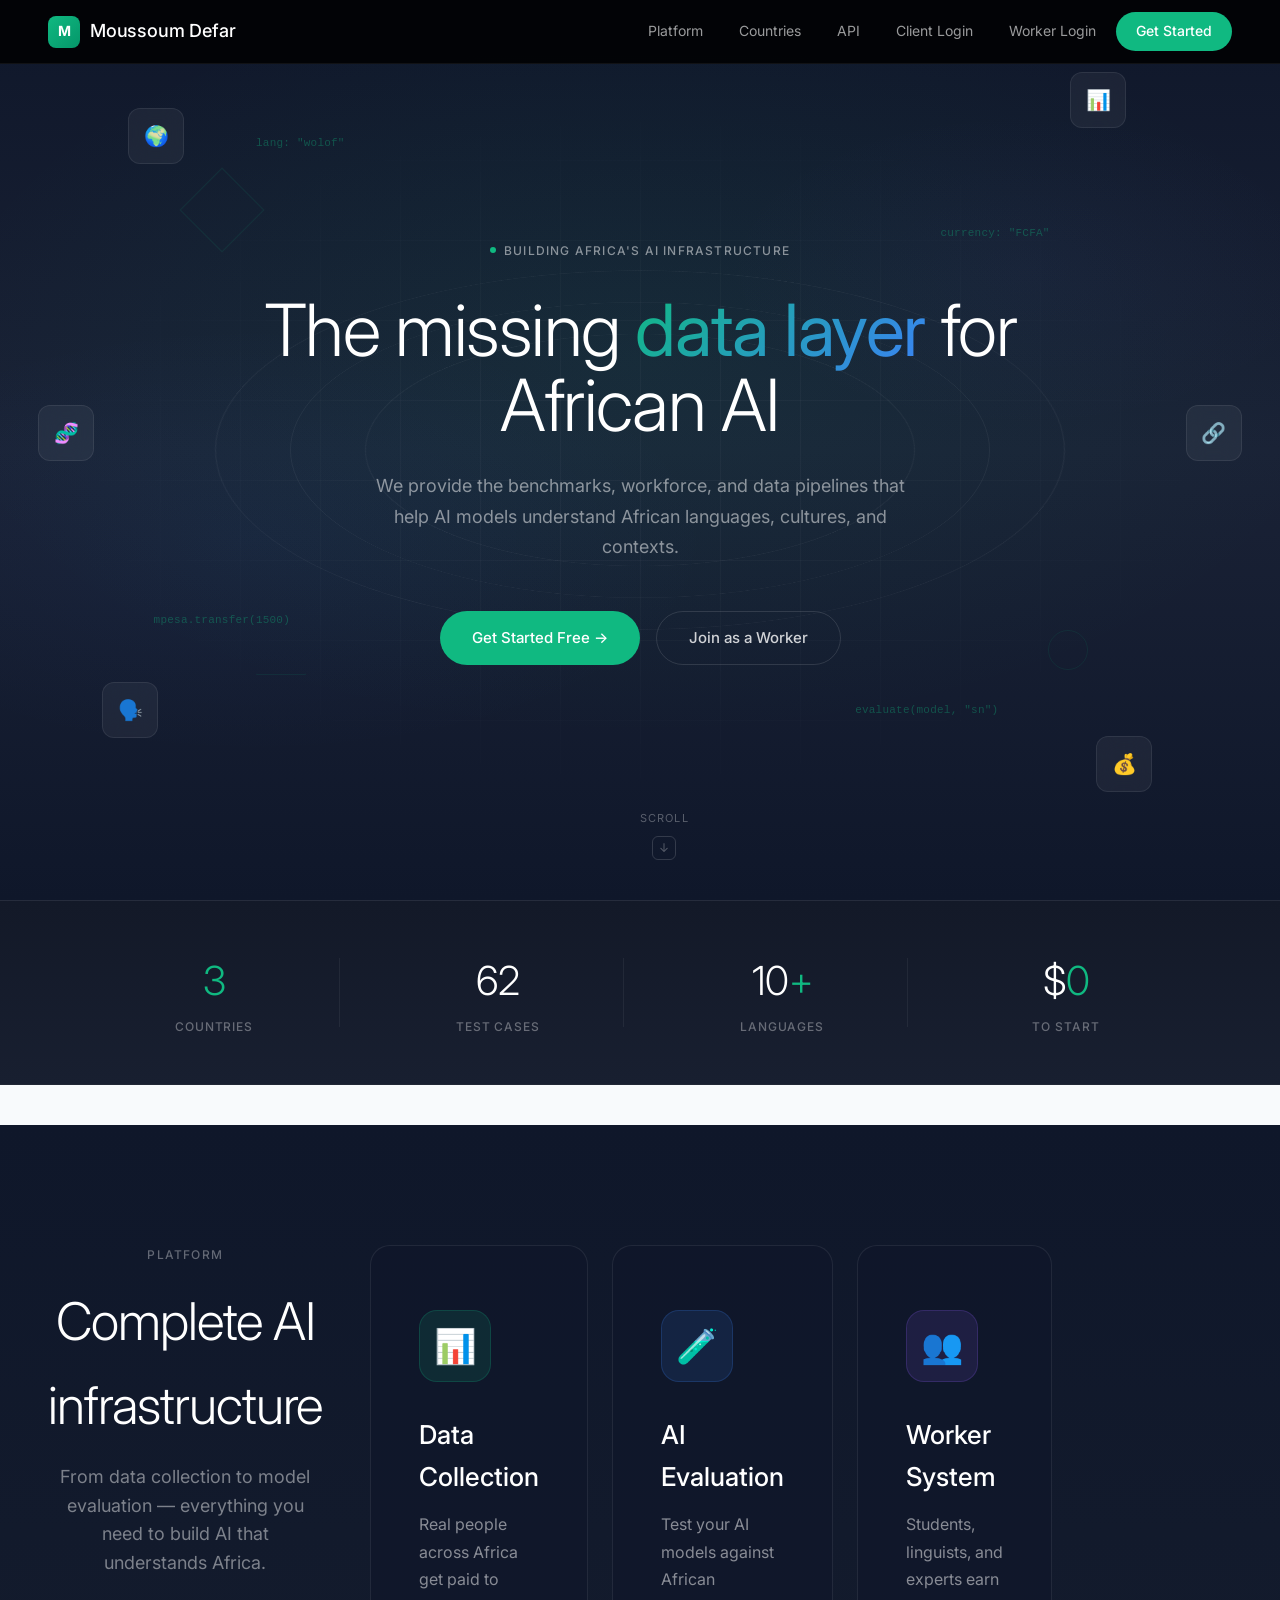
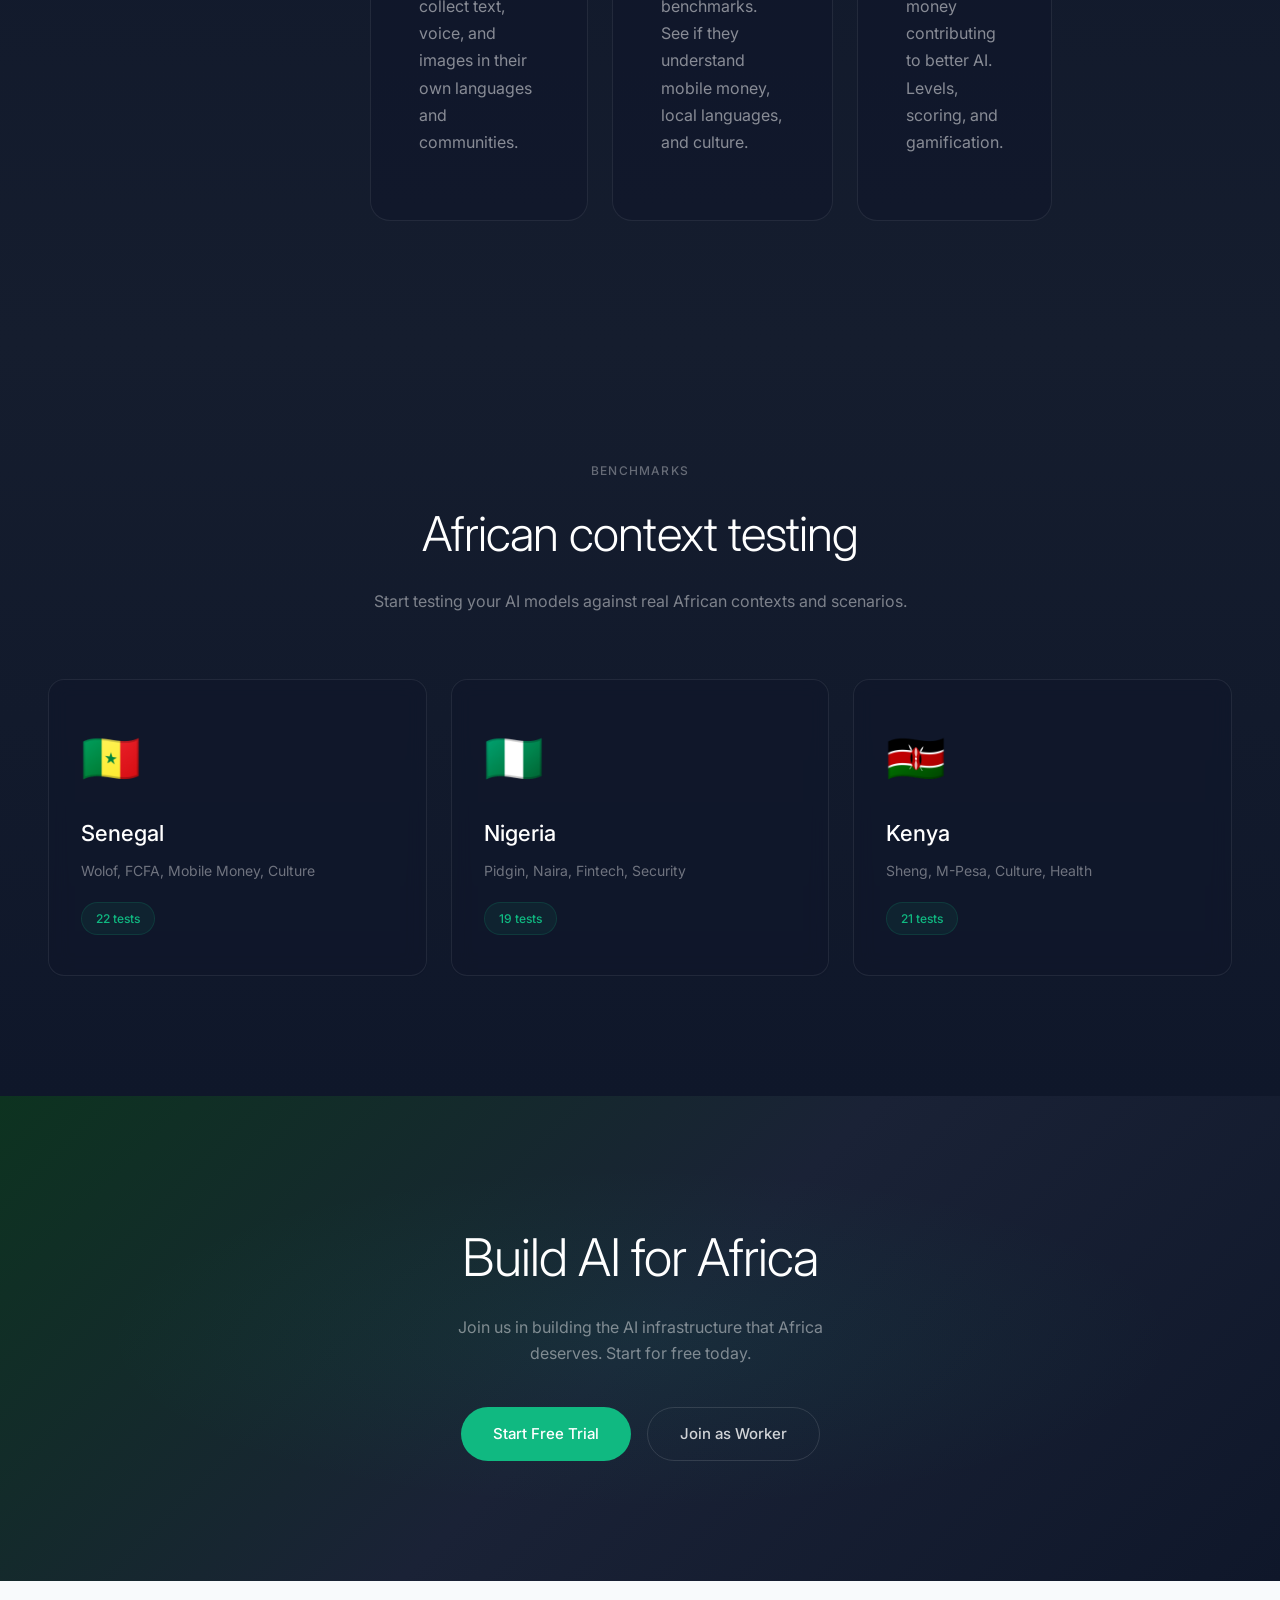
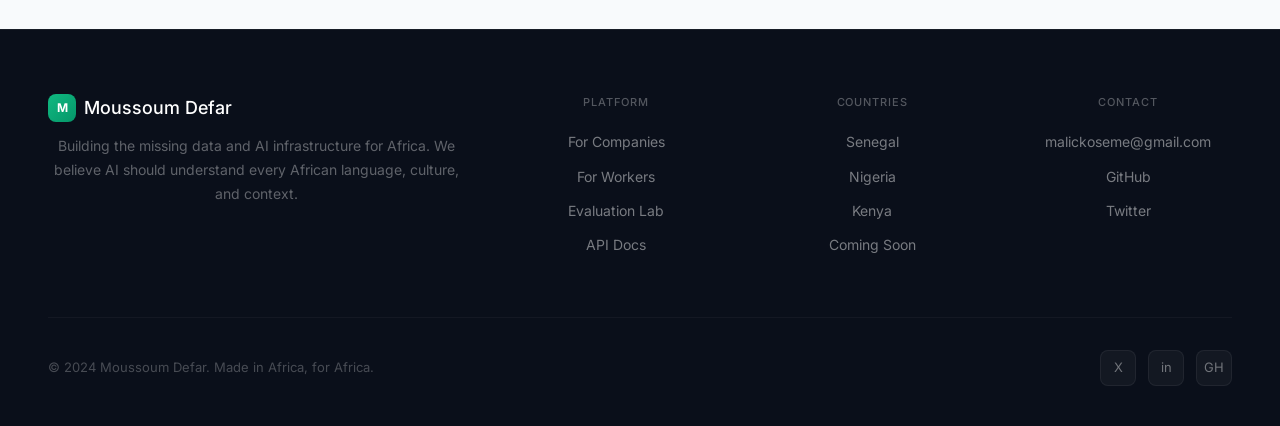
<file: templates/index.html>
<!DOCTYPE html>
<html lang="en">
<head>
    <meta charset="UTF-8">
    <meta name="viewport" content="width=device-width, initial-scale=1.0">
    <title>Moussoum Defar - African AI Infrastructure</title>
    <link rel="stylesheet" href="/static/css/style.css">
    <link href="https://fonts.googleapis.com/css2?family=Inter:wght@300;400;500;600;700&display=swap" rel="stylesheet">
    <style>
        *, *::before, *::after { margin: 0; padding: 0; box-sizing: border-box; }

        /* ===== NAVBAR ===== */
        .navbar {
            position: fixed;
            top: 0;
            left: 0;
            right: 0;
            z-index: 1000;
            background: rgba(0, 0, 0, 0.85);
            backdrop-filter: blur(20px);
            -webkit-backdrop-filter: blur(20px);
            border-bottom: 1px solid rgba(255,255,255,0.06);
            padding: 0 48px;
            height: 64px;
            display: flex;
            justify-content: space-between;
            align-items: center;
        }

        .nav-logo {
            font-size: 18px;
            font-weight: 500;
            color: white;
            text-decoration: none;
            display: flex;
            align-items: center;
            gap: 10px;
            letter-spacing: -0.01em;
        }

        .nav-logo-icon {
            width: 32px;
            height: 32px;
            background: linear-gradient(135deg, #10b981, #059669);
            border-radius: 8px;
            display: flex;
            align-items: center;
            justify-content: center;
            font-size: 14px;
            font-weight: 700;
        }

        .nav-links {
            display: flex;
            gap: 4px;
            align-items: center;
        }

        .nav-link {
            color: rgba(255,255,255,0.6);
            text-decoration: none;
            font-size: 14px;
            font-weight: 400;
            padding: 8px 16px;
            border-radius: 6px;
            transition: all 0.2s;
        }

        .nav-link:hover { color: white; background: rgba(255,255,255,0.06); }

        .nav-btn {
            background: #10b981;
            color: white;
            padding: 8px 20px;
            border-radius: 9999px;
            text-decoration: none;
            font-weight: 500;
            font-size: 14px;
            transition: all 0.2s;
            border: none;
            cursor: pointer;
        }

        .nav-btn:hover { background: #059669; transform: translateY(-1px); }

        .nav-btn-outline {
            background: transparent;
            border: 1px solid rgba(255,255,255,0.15);
            color: rgba(255,255,255,0.8);
        }

        .nav-btn-outline:hover { border-color: rgba(255,255,255,0.3); background: rgba(255,255,255,0.06); }

        /* ===== HERO ===== */
        .hero {
            position: relative;
            min-height: 100vh;
            display: flex;
            align-items: center;
            justify-content: center;
            background: linear-gradient(180deg, #0f172a 0%, #1a2236 50%, #0f172a 100%);
            overflow: hidden;
        }

        .hero::before {
            content: '';
            position: absolute;
            inset: 0;
            background:
                radial-gradient(ellipse 80% 60% at 50% 40%, rgba(16, 185, 129, 0.08) 0%, transparent 70%),
                radial-gradient(ellipse 60% 40% at 20% 60%, rgba(59, 130, 246, 0.05) 0%, transparent 60%),
                radial-gradient(ellipse 40% 30% at 80% 30%, rgba(139, 92, 246, 0.03) 0%, transparent 60%);
        }

        /* Grid background */
        .hero-grid {
            position: absolute;
            inset: 0;
            background-image:
                linear-gradient(rgba(255,255,255,0.03) 1px, transparent 1px),
                linear-gradient(90deg, rgba(255,255,255,0.03) 1px, transparent 1px);
            background-size: 80px 80px;
            mask-image: radial-gradient(ellipse 70% 60% at 50% 50%, black 20%, transparent 70%);
            -webkit-mask-image: radial-gradient(ellipse 70% 60% at 50% 50%, black 20%, transparent 70%);
        }

        /* Perspective grid floor */
        .hero-floor {
            position: absolute;
            bottom: -20%;
            left: -20%;
            right: -20%;
            height: 60%;
            background-image:
                linear-gradient(rgba(16, 185, 129, 0.08) 1px, transparent 1px),
                linear-gradient(90deg, rgba(16, 185, 129, 0.08) 1px, transparent 1px);
            background-size: 100px 100px;
            transform: perspective(500px) rotateX(60deg);
            transform-origin: center bottom;
            mask-image: linear-gradient(to top, rgba(0,0,0,0.7) 0%, transparent 60%);
            -webkit-mask-image: linear-gradient(to top, rgba(0,0,0,0.7) 0%, transparent 60%);
            animation: floorScroll 20s linear infinite;
        }

        @keyframes floorScroll {
            0% { background-position: 0 0; }
            100% { background-position: 100px 100px; }
        }

        /* Code snippet particles */
        .orbital-system {
            position: absolute;
            inset: 0;
            pointer-events: none;
        }

        .orbit-ring {
            position: absolute;
            border-radius: 50%;
            border: 1px solid rgba(255,255,255,0.06);
        }

        .orbit-ring:nth-child(1) {
            width: 700px; height: 700px;
            top: 50%; left: 50%;
            transform: translate(-50%, -50%) rotateX(65deg);
            animation: orbitSpin 40s linear infinite;
        }

        .orbit-ring:nth-child(2) {
            width: 550px; height: 550px;
            top: 50%; left: 50%;
            transform: translate(-50%, -50%) rotateX(65deg) rotateZ(45deg);
            animation: orbitSpin 35s linear infinite reverse;
        }

        .orbit-ring:nth-child(3) {
            width: 850px; height: 850px;
            top: 50%; left: 50%;
            transform: translate(-50%, -50%) rotateX(65deg) rotateZ(20deg);
            animation: orbitSpin 50s linear infinite;
        }

        @keyframes orbitSpin {
            from { transform: translate(-50%, -50%) rotateX(65deg) rotateZ(0deg); }
            to { transform: translate(-50%, -50%) rotateX(65deg) rotateZ(360deg); }
        }

        /* Orbiting data cards */
        .orbit-item {
            position: absolute;
            width: 56px;
            height: 56px;
            background: rgba(255,255,255,0.05);
            border: 1px solid rgba(255,255,255,0.08);
            border-radius: 12px;
            display: flex;
            align-items: center;
            justify-content: center;
            font-size: 20px;
            backdrop-filter: blur(10px);
            animation: floatItem 6s ease-in-out infinite;
        }

        .orbit-item:nth-child(4) { top: 12%; left: 10%; animation-delay: 0s; }
        .orbit-item:nth-child(5) { top: 8%; right: 12%; animation-delay: -1s; }
        .orbit-item:nth-child(6) { bottom: 18%; left: 8%; animation-delay: -2s; }
        .orbit-item:nth-child(7) { bottom: 12%; right: 10%; animation-delay: -3s; }
        .orbit-item:nth-child(8) { top: 45%; left: 3%; animation-delay: -4s; }
        .orbit-item:nth-child(9) { top: 45%; right: 3%; animation-delay: -5s; }

        @keyframes floatItem {
            0%, 100% { transform: translateY(0); }
            50% { transform: translateY(-12px); }
        }

        /* Floating wireframe shapes */
        .wire-float {
            position: absolute;
            border: 1px solid rgba(16, 185, 129, 0.1);
            animation: wireFloat 12s ease-in-out infinite;
        }

        .wire-float:nth-child(10) {
            width: 60px; height: 60px; top: 20%; left: 15%;
            transform: rotate(45deg);
            animation-delay: 0s;
        }

        .wire-float:nth-child(11) {
            width: 40px; height: 40px; top: 70%; right: 15%;
            border-radius: 50%;
            animation-delay: -4s;
        }

        .wire-float:nth-child(12) {
            width: 50px; height: 50px; bottom: 25%; left: 20%;
            clip-path: polygon(50% 0%, 100% 100%, 0% 100%);
            animation-delay: -8s;
        }

        @keyframes wireFloat {
            0%, 100% { transform: translateY(0) rotate(0deg); opacity: 0.4; }
            50% { transform: translateY(-20px) rotate(10deg); opacity: 0.7; }
        }

        /* Code snippet particles */
        .code-snippet {
            position: absolute;
            font-family: 'Geist Mono', 'Courier New', monospace;
            font-size: 11px;
            color: rgba(16, 185, 129, 0.35);
            letter-spacing: 0.02em;
            animation: snippetDrift 8s ease-in-out infinite;
            white-space: nowrap;
        }

        .code-snippet:nth-child(13) { top: 15%; left: 20%; animation-delay: 0s; }
        .code-snippet:nth-child(14) { top: 25%; right: 18%; animation-delay: -2s; }
        .code-snippet:nth-child(15) { bottom: 30%; left: 12%; animation-delay: -4s; }
        .code-snippet:nth-child(16) { bottom: 20%; right: 22%; animation-delay: -6s; }

        @keyframes snippetDrift {
            0%, 100% { transform: translateY(0) translateX(0); opacity: 0.2; }
            25% { transform: translateY(-15px) translateX(5px); opacity: 0.5; }
            50% { transform: translateY(-8px) translateX(-3px); opacity: 0.3; }
            75% { transform: translateY(-20px) translateX(8px); opacity: 0.6; }
        }

        /* Hero Content */
        .hero-content {
            position: relative;
            z-index: 10;
            text-align: center;
            padding: 0 24px;
            max-width: 900px;
        }

        .hero-tag {
            display: inline-flex;
            align-items: center;
            gap: 8px;
            font-size: 12px;
            font-weight: 500;
            color: rgba(255,255,255,0.5);
            text-transform: uppercase;
            letter-spacing: 0.1em;
            margin-bottom: 32px;
            opacity: 0;
            animation: textReveal 0.8s ease 0.5s forwards;
        }

        .hero-tag-dot {
            width: 6px;
            height: 6px;
            background: #10b981;
            border-radius: 50%;
            animation: pulse 2s ease-in-out infinite;
        }

        @keyframes pulse {
            0%, 100% { opacity: 1; }
            50% { opacity: 0.4; }
        }

        .hero h1 {
            font-family: 'Inter', sans-serif;
            font-size: 72px;
            font-weight: 300;
            color: white;
            line-height: 1.05;
            letter-spacing: -0.02em;
            margin-bottom: 28px;
            opacity: 0;
            animation: textReveal 1s ease 0.7s forwards;
        }

        .hero h1 strong {
            font-weight: 400;
            background: linear-gradient(135deg, #10b981, #3b82f6);
            -webkit-background-clip: text;
            -webkit-text-fill-color: transparent;
            background-clip: text;
        }

        .hero-sub {
            font-size: 18px;
            font-weight: 400;
            color: rgba(255,255,255,0.5);
            line-height: 1.7;
            max-width: 560px;
            margin: 0 auto 48px;
            opacity: 0;
            animation: textReveal 1s ease 0.9s forwards;
        }

        .hero-actions {
            display: flex;
            gap: 16px;
            justify-content: center;
            opacity: 0;
            animation: textReveal 1s ease 1.1s forwards;
        }

        @keyframes textReveal {
            from { opacity: 0; transform: translateY(20px); }
            to { opacity: 1; transform: translateY(0); }
        }

        .btn-primary {
            padding: 14px 32px;
            font-size: 15px;
            font-weight: 500;
            background: #10b981;
            color: white;
            border-radius: 9999px;
            text-decoration: none;
            transition: all 0.2s;
            display: inline-flex;
            align-items: center;
            gap: 8px;
            border: none;
            cursor: pointer;
        }

        .btn-primary:hover {
            background: #059669;
            transform: translateY(-2px);
            box-shadow: 0 8px 30px rgba(16, 185, 129, 0.3);
        }

        .btn-secondary {
            padding: 14px 32px;
            font-size: 15px;
            font-weight: 500;
            background: transparent;
            color: rgba(255,255,255,0.8);
            border: 1px solid rgba(255,255,255,0.12);
            border-radius: 9999px;
            text-decoration: none;
            transition: all 0.2s;
            display: inline-flex;
            align-items: center;
            gap: 8px;
        }

        .btn-secondary:hover {
            border-color: rgba(255,255,255,0.25);
            background: rgba(255,255,255,0.04);
            transform: translateY(-2px);
        }

        /* Scroll indicator */
        .scroll-indicator {
            position: absolute;
            bottom: 40px;
            left: 50%;
            transform: translateX(-50%);
            display: flex;
            flex-direction: column;
            align-items: center;
            gap: 8px;
            opacity: 0;
            animation: textReveal 1s ease 1.5s forwards;
        }

        .scroll-indicator span {
            font-size: 11px;
            color: rgba(255,255,255,0.3);
            text-transform: uppercase;
            letter-spacing: 0.1em;
        }

        .scroll-arrow {
            width: 24px;
            height: 24px;
            border: 1px solid rgba(255,255,255,0.15);
            border-radius: 6px;
            display: flex;
            align-items: center;
            justify-content: center;
            color: rgba(255,255,255,0.3);
            font-size: 12px;
            animation: scrollBounce 2s ease-in-out infinite;
        }

        @keyframes scrollBounce {
            0%, 100% { transform: translateY(0); }
            50% { transform: translateY(4px); }
        }

        /* ===== STATS BAND ===== */
        .stats-band {
            background: linear-gradient(180deg, #131928 0%, #181f30 100%);
            border-top: 1px solid rgba(255,255,255,0.06);
            border-bottom: 1px solid rgba(255,255,255,0.06);
            padding: 48px 0;
        }

        .stats-inner {
            max-width: 1200px;
            margin: 0 auto;
            display: grid;
            grid-template-columns: repeat(4, 1fr);
            gap: 32px;
            padding: 0 48px;
        }

        .stat-item {
            text-align: center;
            position: relative;
        }

        .stat-item:not(:last-child)::after {
            content: '';
            position: absolute;
            right: 0;
            top: 10%;
            height: 80%;
            width: 1px;
            background: rgba(255,255,255,0.06);
        }

        .stat-num {
            font-size: 40px;
            font-weight: 300;
            color: white;
            letter-spacing: -0.02em;
            margin-bottom: 4px;
        }

        .stat-num .accent { color: #10b981; }

        .stat-label {
            font-size: 12px;
            font-weight: 500;
            color: rgba(255,255,255,0.35);
            text-transform: uppercase;
            letter-spacing: 0.08em;
        }

        /* ===== FEATURES ===== */
        .features {
            padding: 120px 48px;
            background: linear-gradient(180deg, #0f172a 0%, #151d2e 100%);
        }

        .features-header {
            text-align: center;
            margin-bottom: 80px;
        }

        .features-tag {
            font-size: 12px;
            font-weight: 500;
            color: rgba(255,255,255,0.35);
            text-transform: uppercase;
            letter-spacing: 0.1em;
            margin-bottom: 16px;
        }

        .features-title {
            font-size: 52px;
            font-weight: 300;
            color: white;
            letter-spacing: -0.02em;
            margin-bottom: 16px;
        }

        .features-sub {
            font-size: 18px;
            color: rgba(255,255,255,0.45);
            max-width: 560px;
            margin: 0 auto;
        }

        .features-grid {
            display: grid;
            grid-template-columns: repeat(3, 1fr);
            gap: 24px;
            max-width: 1400px;
            margin: 0 auto;
            padding: 0 24px;
        }

        .feature-cell {
            background: rgba(15, 23, 42, 0.6);
            border: 1px solid rgba(255,255,255,0.08);
            border-radius: 20px;
            padding: 64px 48px;
            transition: all 0.3s;
        }

        .feature-cell:hover {
            background: rgba(20, 28, 45, 0.7);
            border-color: rgba(16, 185, 129, 0.2);
            transform: translateY(-6px);
        }

        .feature-icon {
            width: 72px;
            height: 72px;
            border-radius: 18px;
            display: flex;
            align-items: center;
            justify-content: center;
            font-size: 34px;
            margin-bottom: 32px;
        }

        .feature-icon.green { background: rgba(16, 185, 129, 0.12); border: 1px solid rgba(16, 185, 129, 0.2); }
        .feature-icon.blue { background: rgba(59, 130, 246, 0.12); border: 1px solid rgba(59, 130, 246, 0.2); }
        .feature-icon.purple { background: rgba(139, 92, 246, 0.12); border: 1px solid rgba(139, 92, 246, 0.2); }

        .feature-cell h3 {
            font-size: 26px;
            font-weight: 500;
            color: white;
            margin-bottom: 14px;
        }

        .feature-cell p {
            font-size: 16px;
            color: rgba(255,255,255,0.5);
            line-height: 1.7;
        }

        /* ===== COUNTRIES ===== */
        .countries {
            padding: 120px 48px;
            background: linear-gradient(180deg, #151d2e 0%, #0f172a 100%);
        }

        .countries-header {
            text-align: center;
            margin-bottom: 64px;
        }

        .countries-tag {
            font-size: 12px;
            font-weight: 500;
            color: rgba(255,255,255,0.35);
            text-transform: uppercase;
            letter-spacing: 0.1em;
            margin-bottom: 16px;
        }

        .countries-title {
            font-size: 48px;
            font-weight: 300;
            color: white;
            letter-spacing: -0.02em;
            margin-bottom: 16px;
        }

        .countries-sub {
            font-size: 16px;
            color: rgba(255,255,255,0.45);
        }

        .countries-grid {
            display: grid;
            grid-template-columns: repeat(3, 1fr);
            gap: 24px;
            max-width: 1200px;
            margin: 0 auto;
        }

        .country-card {
            background: rgba(15, 23, 42, 0.6);
            border: 1px solid rgba(255,255,255,0.08);
            border-radius: 16px;
            padding: 40px 32px;
            transition: all 0.3s;
            backdrop-filter: blur(10px);
        }

        .country-card:hover {
            border-color: rgba(16, 185, 129, 0.25);
            transform: translateY(-4px);
            background: rgba(20, 28, 45, 0.7);
        }

        .country-flag { font-size: 48px; margin-bottom: 20px; }
        .country-card h3 { font-size: 22px; font-weight: 500; color: white; margin-bottom: 8px; }
        .country-card p { font-size: 14px; color: rgba(255,255,255,0.4); margin-bottom: 20px; line-height: 1.6; }

        .country-badge {
            display: inline-block;
            font-size: 12px;
            font-weight: 500;
            color: #10b981;
            background: rgba(16, 185, 129, 0.08);
            border: 1px solid rgba(16, 185, 129, 0.15);
            padding: 6px 14px;
            border-radius: 9999px;
        }

        /* ===== CTA ===== */
        .cta {
            padding: 120px 48px;
            background: linear-gradient(135deg, #0d3320 0%, #1a2236 50%, #0f172a 100%);
            text-align: center;
            position: relative;
            overflow: hidden;
        }

        .cta::before {
            content: '';
            position: absolute;
            inset: 0;
            background: radial-gradient(ellipse 60% 50% at 50% 50%, rgba(16, 185, 129, 0.08) 0%, transparent 70%);
        }

        .cta-content { position: relative; z-index: 1; }

        .cta h2 {
            font-size: 52px;
            font-weight: 300;
            color: white;
            letter-spacing: -0.02em;
            margin-bottom: 16px;
        }

        .cta p {
            font-size: 16px;
            color: rgba(255,255,255,0.45);
            max-width: 440px;
            margin: 0 auto 40px;
        }

        .cta-actions { display: flex; gap: 16px; justify-content: center; }

        /* ===== FOOTER ===== */
        .footer {
            background: #0a0f1a;
            border-top: 1px solid rgba(255,255,255,0.06);
            padding: 64px 48px 40px;
        }

        .footer-inner { max-width: 1200px; margin: 0 auto; }

        .footer-grid {
            display: grid;
            grid-template-columns: 2fr 1fr 1fr 1fr;
            gap: 48px;
            margin-bottom: 48px;
        }

        .footer-brand h3 {
            font-size: 18px;
            font-weight: 500;
            color: white;
            margin-bottom: 12px;
            display: flex;
            align-items: center;
            gap: 8px;
        }

        .footer-brand p { font-size: 14px; color: rgba(255,255,255,0.35); line-height: 1.7; }

        .footer-col h4 {
            font-size: 11px;
            font-weight: 500;
            color: rgba(255,255,255,0.3);
            text-transform: uppercase;
            letter-spacing: 0.08em;
            margin-bottom: 20px;
        }

        .footer-col ul { list-style: none; }

        .footer-col li { margin-bottom: 12px; }

        .footer-col a {
            color: rgba(255,255,255,0.45);
            text-decoration: none;
            font-size: 14px;
            transition: color 0.2s;
        }

        .footer-col a:hover { color: white; }

        .footer-bottom {
            border-top: 1px solid rgba(255,255,255,0.04);
            padding-top: 32px;
            display: flex;
            justify-content: space-between;
            align-items: center;
        }

        .footer-bottom p { font-size: 13px; color: rgba(255,255,255,0.25); }

        .footer-social { display: flex; gap: 12px; }

        .footer-social a {
            width: 36px;
            height: 36px;
            background: rgba(255,255,255,0.04);
            border: 1px solid rgba(255,255,255,0.06);
            border-radius: 8px;
            display: flex;
            align-items: center;
            justify-content: center;
            color: rgba(255,255,255,0.4);
            text-decoration: none;
            font-size: 13px;
            transition: all 0.2s;
        }

        .footer-social a:hover { background: rgba(255,255,255,0.08); color: white; }

        /* ===== RESPONSIVE ===== */
        @media (max-width: 768px) {
            .navbar { padding: 0 20px; }
            .nav-links { display: none; }
            .hero h1 { font-size: 36px; }
            .hero-sub { font-size: 16px; }
            .hero-actions { flex-direction: column; align-items: center; }
            .stats-inner { grid-template-columns: repeat(2, 1fr); }
            .stat-item:nth-child(2)::after { display: none; }
            .features-grid { grid-template-columns: 1fr; }
            .countries-grid { grid-template-columns: 1fr; }
            .footer-grid { grid-template-columns: 1fr; }
            .africa-wireframe { transform: translate(-50%, -50%) scale(0.6); }
            .orbit-item { display: none; }
            .code-snippet { display: none; }
        }
    </style>
</head>
<body>
    <!-- Navbar -->
    <nav class="navbar">
        <a href="/templates/index.html" class="nav-logo">
            <div class="nav-logo-icon">M</div>
            Moussoum Defar
        </a>
        <div class="nav-links">
            <a href="#features" class="nav-link">Platform</a>
            <a href="#countries" class="nav-link">Countries</a>
            <a href="/api/docs/" class="nav-link">API</a>
            <a href="/templates/client-login.html" class="nav-link">Client Login</a>
            <a href="/templates/worker-login.html" class="nav-link">Worker Login</a>
            <a href="/templates/client-register.html" class="nav-btn">Get Started</a>
        </div>
    </nav>

    <!-- Hero -->
    <section class="hero">
        <div class="hero-grid"></div>
        <div class="hero-floor"></div>

        <!-- Orbital system -->
        <div class="orbital-system">
            <div class="orbit-ring"></div>
            <div class="orbit-ring"></div>
            <div class="orbit-ring"></div>
            <div class="orbit-item">🌍</div>
            <div class="orbit-item">📊</div>
            <div class="orbit-item">🗣️</div>
            <div class="orbit-item">💰</div>
            <div class="orbit-item">🧬</div>
            <div class="orbit-item">🔗</div>
            <div class="wire-float"></div>
            <div class="wire-float"></div>
            <div class="wire-float"></div>
            <div class="code-snippet">lang: "wolof"</div>
            <div class="code-snippet">currency: "FCFA"</div>
            <div class="code-snippet">mpesa.transfer(1500)</div>
            <div class="code-snippet">evaluate(model, "sn")</div>
        </div>

        <!-- Content -->
        <div class="hero-content">
            <div class="hero-tag">
                <span class="hero-tag-dot"></span>
                Building Africa's AI Infrastructure
            </div>
            <h1>The missing <strong>data layer</strong> for African AI</h1>
            <p class="hero-sub">We provide the benchmarks, workforce, and data pipelines that help AI models understand African languages, cultures, and contexts.</p>
            <div class="hero-actions">
                <a href="/templates/client-register.html" class="btn-primary">Get Started Free →</a>
                <a href="/templates/worker-register.html" class="btn-secondary">Join as a Worker</a>
            </div>
        </div>

        <div class="scroll-indicator">
            <span>Scroll</span>
            <div class="scroll-arrow">↓</div>
        </div>
    </section>

    <!-- Stats -->
    <div class="stats-band">
        <div class="stats-inner">
            <div class="stat-item"><div class="stat-num"><span class="accent">3</span></div><div class="stat-label">Countries</div></div>
            <div class="stat-item"><div class="stat-num">62</div><div class="stat-label">Test Cases</div></div>
            <div class="stat-item"><div class="stat-num">10<span class="accent">+</span></div><div class="stat-label">Languages</div></div>
            <div class="stat-item"><div class="stat-num">$<span class="accent">0</span></div><div class="stat-label">To Start</div></div>
        </div>
    </div>

    <!-- Features -->
    <section class="features" id="features">
        <div class="features-header">
            <div class="features-tag">Platform</div>
            <h2 class="features-title">Complete AI infrastructure</h2>
            <p class="features-sub">From data collection to model evaluation — everything you need to build AI that understands Africa.</p>
        </div>
        <div class="features-grid">
            <div class="feature-cell">
                <div class="feature-icon green">📊</div>
                <h3>Data Collection</h3>
                <p>Real people across Africa get paid to collect text, voice, and images in their own languages and communities.</p>
            </div>
            <div class="feature-cell">
                <div class="feature-icon blue">🧪</div>
                <h3>AI Evaluation</h3>
                <p>Test your AI models against African benchmarks. See if they understand mobile money, local languages, and culture.</p>
            </div>
            <div class="feature-cell">
                <div class="feature-icon purple">👥</div>
                <h3>Worker System</h3>
                <p>Students, linguists, and experts earn money contributing to better AI. Levels, scoring, and gamification.</p>
            </div>
        </div>
    </section>

    <!-- Countries -->
    <section class="countries" id="countries">
        <div class="countries-header">
            <div class="countries-tag">Benchmarks</div>
            <h2 class="countries-title">African context testing</h2>
            <p class="countries-sub">Start testing your AI models against real African contexts and scenarios.</p>
        </div>
        <div class="countries-grid">
            <div class="country-card">
                <div class="country-flag">🇸🇳</div>
                <h3>Senegal</h3>
                <p>Wolof, FCFA, Mobile Money, Culture</p>
                <span class="country-badge">22 tests</span>
            </div>
            <div class="country-card">
                <div class="country-flag">🇳🇬</div>
                <h3>Nigeria</h3>
                <p>Pidgin, Naira, Fintech, Security</p>
                <span class="country-badge">19 tests</span>
            </div>
            <div class="country-card">
                <div class="country-flag">🇰🇪</div>
                <h3>Kenya</h3>
                <p>Sheng, M-Pesa, Culture, Health</p>
                <span class="country-badge">21 tests</span>
            </div>
        </div>
    </section>

    <!-- CTA -->
    <section class="cta">
        <div class="cta-content">
            <h2>Build AI for Africa</h2>
            <p>Join us in building the AI infrastructure that Africa deserves. Start for free today.</p>
            <div class="cta-actions">
                <a href="/templates/client-register.html" class="btn-primary">Start Free Trial</a>
                <a href="/templates/worker-register.html" class="btn-secondary">Join as Worker</a>
            </div>
        </div>
    </section>

    <!-- Footer -->
    <footer class="footer">
        <div class="footer-inner">
            <div class="footer-grid">
                <div class="footer-brand">
                    <h3><div class="nav-logo-icon" style="width:28px;height:28px;font-size:12px;">M</div> Moussoum Defar</h3>
                    <p>Building the missing data and AI infrastructure for Africa. We believe AI should understand every African language, culture, and context.</p>
                </div>
                <div class="footer-col">
                    <h4>Platform</h4>
                    <ul>
                        <li><a href="/templates/client-register.html">For Companies</a></li>
                        <li><a href="/templates/worker-register.html">For Workers</a></li>
                        <li><a href="/templates/evaluation.html">Evaluation Lab</a></li>
                        <li><a href="/api/docs/">API Docs</a></li>
                    </ul>
                </div>
                <div class="footer-col">
                    <h4>Countries</h4>
                    <ul>
                        <li><a href="#">Senegal</a></li>
                        <li><a href="#">Nigeria</a></li>
                        <li><a href="#">Kenya</a></li>
                        <li><a href="#">Coming Soon</a></li>
                    </ul>
                </div>
                <div class="footer-col">
                    <h4>Contact</h4>
                    <ul>
                        <li><a href="mailto:malickoseme@gmail.com">malickoseme@gmail.com</a></li>
                        <li><a href="#">GitHub</a></li>
                        <li><a href="#">Twitter</a></li>
                    </ul>
                </div>
            </div>
            <div class="footer-bottom">
                <p>© 2024 Moussoum Defar. Made in Africa, for Africa.</p>
                <div class="footer-social"><a href="#">X</a><a href="#">in</a><a href="#">GH</a></div>
            </div>
        </div>
    </footer>
</body>
</html>
</file>
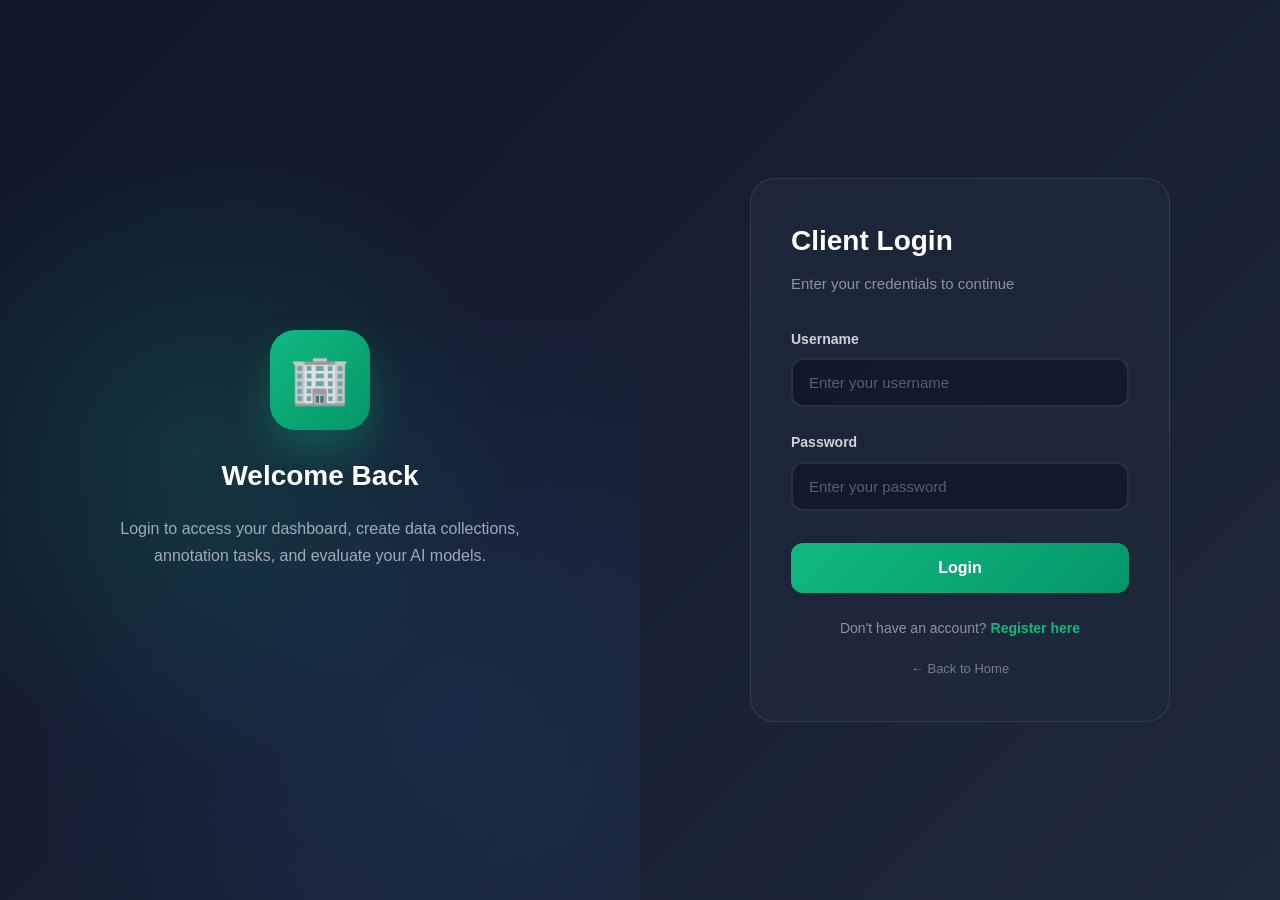
<file: templates/client-dashboard.html>
<!DOCTYPE html>
<html lang="en">
<head>
    <meta charset="UTF-8">
    <meta name="viewport" content="width=device-width, initial-scale=1.0">
    <title>Client Dashboard - Moussoum Defar</title>
    <meta http-equiv="Cache-Control" content="no-cache, no-store, must-revalidate">
    <meta http-equiv="Pragma" content="no-cache">
    <meta http-equiv="Expires" content="0">
    <link href="https://fonts.googleapis.com/css2?family=Inter:wght@300;400;500;600;700&display=swap" rel="stylesheet">
    <style>
        *, *::before, *::after { margin: 0; padding: 0; box-sizing: border-box; }
        body { font-family: 'Inter', sans-serif; background: #0a0f1a; color: white; min-height: 100vh; }
        .layout { display: flex; min-height: 100vh; }

        .sidebar {
            width: 260px; background: #0f172a; border-right: 1px solid rgba(255,255,255,0.06);
            padding: 32px 20px; position: fixed; top: 0; bottom: 0; left: 0;
            display: flex; flex-direction: column;
        }
        .sidebar-logo { display: flex; align-items: center; gap: 10px; text-decoration: none; color: white; font-size: 18px; font-weight: 600; margin-bottom: 40px; }
        .sidebar-logo-icon { width: 36px; height: 36px; background: linear-gradient(135deg, #10b981, #059669); border-radius: 10px; display: flex; align-items: center; justify-content: center; font-size: 16px; }
        .sidebar-nav { flex: 1; }
        .sidebar-link { display: flex; align-items: center; gap: 12px; padding: 12px 16px; color: rgba(255,255,255,0.5); text-decoration: none; border-radius: 10px; font-size: 14px; font-weight: 500; transition: all 0.2s; margin-bottom: 4px; cursor: pointer; }
        .sidebar-link:hover { color: white; background: rgba(255,255,255,0.04); }
        .sidebar-link.active { color: white; background: rgba(16, 185, 129, 0.1); border: 1px solid rgba(16, 185, 129, 0.15); }
        .sidebar-link .icon { font-size: 18px; width: 24px; text-align: center; }
        .sidebar-section { font-size: 11px; font-weight: 600; color: rgba(255,255,255,0.25); text-transform: uppercase; letter-spacing: 0.08em; padding: 16px 16px 8px; }
        .sidebar-footer { border-top: 1px solid rgba(255,255,255,0.06); padding-top: 20px; }
        .sidebar-user { display: flex; align-items: center; gap: 12px; padding: 12px 16px; background: rgba(255,255,255,0.03); border-radius: 10px; border: 1px solid rgba(255,255,255,0.06); }
        .user-avatar { width: 36px; height: 36px; background: rgba(16, 185, 129, 0.15); border-radius: 10px; display: flex; align-items: center; justify-content: center; font-size: 14px; font-weight: 600; color: #10b981; }
        .user-info { flex: 1; }
        .user-name { font-size: 13px; font-weight: 600; color: white; }
        .user-role { font-size: 11px; color: rgba(255,255,255,0.4); }

        .main { flex: 1; margin-left: 260px; padding: 40px; }
        .page-header { display: flex; justify-content: space-between; align-items: center; margin-bottom: 40px; }
        .page-title { font-size: 28px; font-weight: 600; color: white; }
        .page-subtitle { font-size: 14px; color: rgba(255,255,255,0.4); margin-top: 4px; }

        .stats-row { display: grid; grid-template-columns: repeat(4, 1fr); gap: 16px; margin-bottom: 40px; }
        .stat-card { background: rgba(15, 23, 42, 0.6); border: 1px solid rgba(255,255,255,0.06); border-radius: 14px; padding: 24px; }
        .stat-card-label { font-size: 12px; color: rgba(255,255,255,0.4); text-transform: uppercase; letter-spacing: 0.05em; margin-bottom: 8px; }
        .stat-card-value { font-size: 32px; font-weight: 600; color: white; }
        .stat-card-value.green { color: #10b981; }
        .stat-card-value.blue { color: #10b981; }
        .stat-card-value.purple { color: #8b5cf6; }
        .stat-card-value.orange { color: #f59e0b; }
        .stat-card-value.red { color: #ef4444; }

        .card { background: rgba(15, 23, 42, 0.6); border: 1px solid rgba(255,255,255,0.06); border-radius: 16px; margin-bottom: 24px; }
        .card-header { padding: 24px 28px; border-bottom: 1px solid rgba(255,255,255,0.06); display: flex; justify-content: space-between; align-items: center; }
        .card-title { font-size: 18px; font-weight: 600; color: white; }
        .card-body { padding: 28px; }

        .tabs { display: flex; gap: 4px; margin-bottom: 24px; background: rgba(15, 23, 42, 0.6); border: 1px solid rgba(255,255,255,0.06); border-radius: 12px; padding: 4px; }
        .tab { padding: 10px 20px; border-radius: 8px; font-size: 14px; font-weight: 500; color: rgba(255,255,255,0.5); cursor: pointer; transition: all 0.2s; border: none; background: none; font-family: 'Inter', sans-serif; }
        .tab:hover { color: white; }
        .tab.active { background: rgba(59, 130, 246, 0.15); color: #3b82f6; }

        .section { display: none; }
        .section.active { display: block; }

        .btn { padding: 10px 20px; font-size: 14px; font-weight: 500; border-radius: 10px; border: none; cursor: pointer; transition: all 0.2s; font-family: 'Inter', sans-serif; }
        .btn-primary { background: #3b82f6; color: white; }
        .btn-primary:hover { background: #2563eb; }
        .btn-secondary { background: rgba(255,255,255,0.06); color: rgba(255,255,255,0.7); border: 1px solid rgba(255,255,255,0.1); }
        .btn-danger { background: rgba(220, 38, 38, 0.1); color: #fca5a5; border: 1px solid rgba(220, 38, 38, 0.2); }

        .form-row { display: grid; grid-template-columns: 1fr 1fr; gap: 16px; }
        .form-group { margin-bottom: 20px; }
        .form-group.full { grid-column: 1 / -1; }
        .form-group label { display: block; margin-bottom: 8px; font-size: 13px; font-weight: 500; color: rgba(255,255,255,0.6); }
        .form-group input, .form-group select, .form-group textarea {
            width: 100%; padding: 12px 16px; background: rgba(10, 15, 26, 0.8); border: 1px solid rgba(255,255,255,0.1);
            border-radius: 10px; font-size: 14px; color: white; font-family: 'Inter', sans-serif; transition: all 0.2s;
        }
        .form-group input:focus, .form-group select:focus, .form-group textarea:focus { outline: none; border-color: #3b82f6; box-shadow: 0 0 0 3px rgba(59, 130, 246, 0.1); }
        .form-group select option { background: #1e293b; }
        .form-group textarea { resize: vertical; min-height: 80px; }
        .form-actions { display: flex; gap: 12px; justify-content: flex-end; margin-top: 8px; }

        table { width: 100%; border-collapse: collapse; }
        th { text-align: left; padding: 12px 16px; font-size: 11px; font-weight: 600; color: rgba(255,255,255,0.4); text-transform: uppercase; letter-spacing: 0.05em; border-bottom: 1px solid rgba(255,255,255,0.06); }
        td { padding: 14px 16px; font-size: 14px; color: rgba(255,255,255,0.7); border-bottom: 1px solid rgba(255,255,255,0.04); }
        tr:hover td { background: rgba(255,255,255,0.02); }
        .badge { display: inline-block; padding: 4px 12px; border-radius: 9999px; font-size: 12px; font-weight: 500; }
        .badge-active { background: rgba(16, 185, 129, 0.12); color: #10b981; }
        .badge-pending { background: rgba(251, 191, 36, 0.12); color: #fbbf24; }
        .badge-completed { background: rgba(16, 185, 129, 0.12); color: #10b981; }
        .badge-running { background: rgba(139, 92, 246, 0.12); color: #8b5cf6; }

        .modal-overlay { position: fixed; inset: 0; background: rgba(0,0,0,0.6); backdrop-filter: blur(4px); display: flex; align-items: center; justify-content: center; z-index: 1000; opacity: 0; pointer-events: none; transition: opacity 0.2s; }
        .modal-overlay.open { opacity: 1; pointer-events: all; }
        .modal { background: #1e293b; border: 1px solid rgba(255,255,255,0.1); border-radius: 20px; width: 100%; max-width: 640px; max-height: 90vh; overflow-y: auto; transform: translateY(20px); transition: transform 0.2s; }
        .modal-overlay.open .modal { transform: translateY(0); }
        .modal-header { padding: 24px 28px; border-bottom: 1px solid rgba(255,255,255,0.06); display: flex; justify-content: space-between; align-items: center; }
        .modal-title { font-size: 18px; font-weight: 600; }
        .modal-close { width: 32px; height: 32px; background: rgba(255,255,255,0.06); border: none; border-radius: 8px; color: rgba(255,255,255,0.5); font-size: 16px; cursor: pointer; display: flex; align-items: center; justify-content: center; }
        .modal-close:hover { background: rgba(255,255,255,0.1); color: white; }
        .modal-body { padding: 28px; }

        .alert { padding: 12px 16px; border-radius: 10px; font-size: 13px; margin-bottom: 16px; display: none; }
        .alert.show { display: block; }
        .alert-success { background: rgba(16, 185, 129, 0.1); color: #6ee7b7; border: 1px solid rgba(16, 185, 129, 0.2); }
        .alert-error { background: rgba(220, 38, 38, 0.1); color: #fca5a5; border: 1px solid rgba(220, 38, 38, 0.2); }

        .empty { text-align: center; padding: 60px 20px; }
        .empty-icon { font-size: 48px; margin-bottom: 16px; opacity: 0.5; }
        .empty-title { font-size: 16px; font-weight: 600; color: white; margin-bottom: 8px; }
        .empty-desc { font-size: 14px; color: rgba(255,255,255,0.4); margin-bottom: 24px; }

        .progress-bar { width: 100%; height: 6px; background: rgba(255,255,255,0.06); border-radius: 3px; overflow: hidden; }
        .progress-fill { height: 100%; background: linear-gradient(90deg, #10b981, #059669); border-radius: 3px; transition: width 0.3s; }

        /* Notification Panel */
        .notif-wrapper { position: relative; }
        .notif-bell { width: 40px; height: 40px; background: rgba(255,255,255,0.06); border: 1px solid rgba(255,255,255,0.1); border-radius: 10px; display: flex; align-items: center; justify-content: center; cursor: pointer; transition: all 0.2s; position: relative; font-size: 18px; }
        .notif-bell:hover { background: rgba(255,255,255,0.1); }
        .notif-badge { position: absolute; top: -4px; right: -4px; min-width: 18px; height: 18px; background: #ef4444; color: white; border-radius: 9px; font-size: 10px; font-weight: 700; display: flex; align-items: center; justify-content: center; padding: 0 4px; display: none; }
        .notif-badge.show { display: flex; }
        .notif-panel { position: absolute; top: calc(100% + 8px); right: 0; width: 380px; max-height: 480px; background: #1e293b; border: 1px solid rgba(255,255,255,0.1); border-radius: 14px; box-shadow: 0 20px 40px rgba(0,0,0,0.4); display: none; z-index: 100; overflow: hidden; }
        .notif-panel.open { display: block; }
        .notif-panel-header { padding: 16px 20px; border-bottom: 1px solid rgba(255,255,255,0.06); display: flex; justify-content: space-between; align-items: center; }
        .notif-panel-header h3 { font-size: 15px; font-weight: 600; }
        .notif-mark-read { background: none; border: none; color: #10b981; font-size: 12px; font-weight: 500; cursor: pointer; font-family: 'Inter', sans-serif; }
        .notif-mark-read:hover { text-decoration: underline; }
        .notif-list { max-height: 400px; overflow-y: auto; }
        .notif-item { padding: 14px 20px; border-bottom: 1px solid rgba(255,255,255,0.04); cursor: pointer; transition: background 0.15s; }
        .notif-item:hover { background: rgba(255,255,255,0.03); }
        .notif-item.unread { background: rgba(16, 185, 129, 0.05); border-left: 3px solid #10b981; }
        .notif-item-title { font-size: 13px; font-weight: 600; color: white; margin-bottom: 4px; }
        .notif-item-msg { font-size: 12px; color: rgba(255,255,255,0.5); line-height: 1.5; }
        .notif-item-time { font-size: 11px; color: rgba(255,255,255,0.3); margin-top: 6px; }
        .notif-empty { text-align: center; padding: 40px 20px; color: rgba(255,255,255,0.4); font-size: 14px; }
        .notif-icon { display: inline-block; margin-right: 6px; }

        @media (max-width: 1024px) {
            .sidebar { display: none; }
            .main { margin-left: 0; }
            .stats-row { grid-template-columns: repeat(2, 1fr); }
            .form-row { grid-template-columns: 1fr; }
        }
    </style>
</head>
<body>
    <div class="layout">
        <aside class="sidebar">
            <a href="/templates/client-dashboard.html" class="sidebar-logo">
                <div class="sidebar-logo-icon">M</div>
                Moussoum Defar
            </a>
            <nav class="sidebar-nav">
                <a class="sidebar-link active" onclick="showSection('overview', this)"><span class="icon">📊</span> Overview</a>
                <div class="sidebar-section">Data</div>
                <a class="sidebar-link" onclick="showSection('collections', this)"><span class="icon">📦</span> Data Collections</a>
                <a class="sidebar-link" onclick="showSection('submissions', this)"><span class="icon">📥</span> Collected Data</a>
                <a class="sidebar-link" onclick="showSection('annotations', this)"><span class="icon">🏷️</span> Annotation Tasks</a>
                <a class="sidebar-link" onclick="showSection('rlhf', this)"><span class="icon">🤖</span> RLHF Tasks</a>
                <a class="sidebar-link" onclick="showSection('synthetic', this)"><span class="icon">🧬</span> Synthetic Data</a>
                <div class="sidebar-section">Tools</div>
                <a class="sidebar-link" onclick="showSection('evaluation', this)"><span class="icon">🧪</span> AI Evaluation</a>
                <a href="/api/docs/" class="sidebar-link"><span class="icon">📖</span> API Docs</a>
            </nav>
            <div class="sidebar-footer">
                <a onclick="logout()" class="sidebar-link" style="margin-bottom:12px;color:rgba(255,100,100,0.6);cursor:pointer;"><span class="icon">🚪</span> Logout</a>
                <div class="sidebar-user">
                    <div class="user-avatar" id="userInitial">C</div>
                    <div class="user-info">
                        <div class="user-name" id="userName">Client</div>
                        <div class="user-role">Company</div>
                    </div>
                </div>
            </div>
        </aside>

        <main class="main">
            <!-- OVERVIEW -->
            <div class="section active" id="sec-overview">
                <div class="page-header">
                    <h1 class="page-title">Dashboard</h1>
                    <div class="notif-wrapper" id="notifWrapper">
                        <div class="notif-bell" onclick="toggleNotifPanel()">🔔<div class="notif-badge" id="notifBadge">0</div></div>
                        <div class="notif-panel" id="notifPanel">
                            <div class="notif-panel-header"><h3>Notifications</h3><button class="notif-mark-read" onclick="markAllRead()">Mark all read</button></div>
                            <div class="notif-list" id="notifList"><div class="notif-empty">No notifications yet</div></div>
                        </div>
                    </div>
                </div>
                <div class="stats-row">
                    <div class="stat-card"><div class="stat-card-label">Collections</div><div class="stat-card-value blue" id="sCollections">0</div></div>
                    <div class="stat-card"><div class="stat-card-label">Annotations</div><div class="stat-card-value green" id="sAnnotations">0</div></div>
                    <div class="stat-card"><div class="stat-card-label">RLHF Tasks</div><div class="stat-card-value purple" id="sRLHF">0</div></div>
                    <div class="stat-card"><div class="stat-card-label">Synthetic Jobs</div><div class="stat-card-value" id="sSynthetic">0</div></div>
                </div>
                <div class="card">
                    <div class="card-header"><h2 class="card-title">Quick Actions</h2></div>
                    <div class="card-body" style="display:flex;gap:16px;flex-wrap:wrap;">
                        <button class="btn btn-primary" onclick="openModal('collection')">+ New Data Collection</button>
                        <button class="btn btn-primary" onclick="openModal('annotation')">+ New Annotation Task</button>
                        <button class="btn btn-primary" onclick="openModal('rlhf')">+ New RLHF Task</button>
                        <button class="btn btn-primary" onclick="openModal('synthetic')">+ Generate Synthetic Data</button>
                    </div>
                </div>
            </div>

            <!-- DATA COLLECTIONS -->
            <div class="section" id="sec-collections">
                <div class="page-header"><h1 class="page-title">Data Collections</h1><button class="btn btn-primary" onclick="openModal('collection')">+ New Collection</button></div>
                <div class="card"><div class="card-body">
                    <table><thead><tr><th>Title</th><th>Type</th><th>Language</th><th>Country</th><th>Progress</th><th>Status</th><th>Actions</th></tr></thead>
                    <tbody id="collectionsTable"></tbody></table>
                </div></div>
            </div>

            <!-- COLLECTED DATA (Submissions) -->
            <div class="section" id="sec-submissions">
                <div class="page-header"><h1 class="page-title">Collected Data</h1><p class="page-subtitle">View all submissions from workers across your collections</p></div>
                <div class="stats-row">
                    <div class="stat-card"><div class="stat-card-label">Total Submissions</div><div class="stat-card-value blue" id="sTotalSubs">0</div></div>
                    <div class="stat-card"><div class="stat-card-label">Pending Review</div><div class="stat-card-value orange" id="sPendingSubs">0</div></div>
                    <div class="stat-card"><div class="stat-card-label">Approved</div><div class="stat-card-value green" id="sApprovedSubs">0</div></div>
                    <div class="stat-card"><div class="stat-card-label">Rejected</div><div class="stat-card-value red" id="sRejectedSubs">0</div></div>
                </div>
                <div class="card"><div class="card-body">
                    <table><thead><tr><th>Worker</th><th>Collection</th><th>Type</th><th>Content</th><th>Status</th><th>Submitted</th></tr></thead>
                    <tbody id="submissionsTable"></tbody></table>
                </div></div>
            </div>

            <!-- ANNOTATIONS -->
            <div class="section" id="sec-annotations">
                <div class="page-header"><h1 class="page-title">Annotation Tasks</h1><button class="btn btn-primary" onclick="openModal('annotation')">+ New Task</button></div>
                <div class="card"><div class="card-body">
                    <table><thead><tr><th>Title</th><th>Type</th><th>Language</th><th>Difficulty</th><th>Reward</th><th>Progress</th><th>Status</th></tr></thead>
                    <tbody id="annotationsTable"></tbody></table>
                </div></div>
            </div>

            <!-- RLHF -->
            <div class="section" id="sec-rlhf">
                <div class="page-header"><h1 class="page-title">RLHF Tasks</h1><button class="btn btn-primary" onclick="openModal('rlhf')">+ New Task</button></div>
                <div class="card"><div class="card-body">
                    <table><thead><tr><th>Title</th><th>Type</th><th>Language</th><th>Prompt</th><th>Responses</th><th>Workers</th><th>Status</th></tr></thead>
                    <tbody id="rlhfTable"></tbody></table>
                </div></div>
            </div>

            <!-- SYNTHETIC -->
            <div class="section" id="sec-synthetic">
                <div class="page-header"><h1 class="page-title">Synthetic Data</h1><button class="btn btn-primary" onclick="openModal('synthetic')">+ New Job</button></div>
                <div class="card"><div class="card-body">
                    <table><thead><tr><th>Title</th><th>Type</th><th>Language</th><th>Target</th><th>Generated</th><th>Status</th><th>Actions</th></tr></thead>
                    <tbody id="syntheticTable"></tbody></table>
                </div></div>
            </div>

            <!-- EVALUATION -->
            <div class="section" id="sec-evaluation">
                <div class="page-header"><h1 class="page-title">AI Evaluation</h1><button class="btn btn-primary" onclick="window.location.href='/templates/evaluation.html?t='+Date.now()">Open Lab</button></div>
                <div class="card"><div class="card-body"><p style="color:rgba(255,255,255,0.5);">Go to the Evaluation Lab to test your AI models against African benchmarks.</p></div></div>
            </div>
        </main>
    </div>

    <!-- MODAL -->
    <div class="modal-overlay" id="modal">
        <div class="modal">
            <div class="modal-header">
                <h3 class="modal-title" id="modalTitle">New Task</h3>
                <button class="modal-close" onclick="closeModal()">×</button>
            </div>
            <div class="modal-body" id="modalBody"></div>
        </div>
    </div>

    <script>
        const TOKEN = localStorage.getItem('clientToken');
        const clientData = JSON.parse(localStorage.getItem('clientData') || '{}');
        if (!TOKEN) window.location.href = '/templates/client-login.html';

        const headers = { 'Authorization': 'Bearer ' + TOKEN, 'Content-Type': 'application/json' };

        if (clientData.company_name) {
            document.getElementById('userName').textContent = clientData.company_name;
            document.getElementById('userInitial').textContent = clientData.company_name[0].toUpperCase();
        }

        const LANGUAGES = [
            { code: 'wo', name: 'Wolof' }, { code: 'fr', name: 'French' }, { code: 'en', name: 'English' },
            { code: 'pcm', name: 'Pidgin' }, { code: 'ha', name: 'Hausa' }, { code: 'sw', name: 'Swahili' },
            { code: 'sh', name: 'Sheng' }, { code: 'ak', name: 'Akan' }, { code: 'am', name: 'Amharic' },
            { code: 'bm', name: 'Bambara' }, { code: 'yo', name: 'Yoruba' }, { code: 'ig', name: 'Igbo' },
            { code: 'zu', name: 'Zulu' }, { code: 'af', name: 'Afrikaans' }, { code: 'rw', name: 'Kinyarwanda' },
            { code: 'sn', name: 'Shona' }
        ];
        const COUNTRIES = [
            { code: 'SN', name: 'Senegal' }, { code: 'NG', name: 'Nigeria' }, { code: 'KE', name: 'Kenya' },
            { code: 'GH', name: 'Ghana' }, { code: 'CI', name: 'Ivory Coast' }, { code: 'ML', name: 'Mali' },
            { code: 'CM', name: 'Cameroon' }, { code: 'TZ', name: 'Tanzania' }, { code: 'ET', name: 'Ethiopia' },
            { code: 'ZA', name: 'South Africa' }
        ];

        function showSection(name, el) {
            document.querySelectorAll('.section').forEach(s => s.classList.remove('active'));
            document.querySelectorAll('.sidebar-link').forEach(l => l.classList.remove('active'));
            document.getElementById('sec-' + name).classList.add('active');
            if (el) el.classList.add('active');
        }

        async function api(url, opts = {}) {
            const res = await fetch(url, { headers, ...opts });
            if (res.status === 401) { localStorage.removeItem('clientToken'); window.location.href = '/templates/client-login.html'; return null; }
            return res.json();
        }

        function langOpts() { return LANGUAGES.map(l => `<option value="${l.code}">${l.name}</option>`).join(''); }
        function countryOpts() { return COUNTRIES.map(c => `<option value="${c.code}">${c.name}</option>`).join(''); }

        async function loadOverview() {
            const [collections, annotations, rlhf, synthetic] = await Promise.all([
                api('/api/v1/clients/data-collections/'),
                api('/api/v1/workers/annotations/'),
                api('/api/v1/workers/rlhf/'),
                api('/api/v1/workers/synthetic/'),
            ]);
            document.getElementById('sCollections').textContent = (collections?.results || collections || []).length;
            document.getElementById('sAnnotations').textContent = (annotations?.results || annotations || []).length;
            document.getElementById('sRLHF').textContent = (rlhf?.results || rlhf || []).length;
            document.getElementById('sSynthetic').textContent = (synthetic?.results || synthetic || []).length;
        }

        async function loadCollections() {
            const res = await api('/api/v1/clients/data-collections/');
            const data = res?.results || res || [];
            if (!data || data.length === 0) {
                document.getElementById('collectionsTable').innerHTML = '<tr><td colspan="7" class="empty"><div class="empty-title">No collections</div></td></tr>';
                return;
            }
            document.getElementById('collectionsTable').innerHTML = data.map(c => {
                const progress = c.target_count > 0 ? Math.round((c.current_count / c.target_count) * 100) : 0;
                return `<tr>
                    <td style="font-weight:500;color:white;">${c.title}</td>
                    <td>${c.data_type}</td>
                    <td>${c.language_name || '-'}</td>
                    <td>${c.country_name || '-'}</td>
                    <td><div style="display:flex;align-items:center;gap:10px;"><div class="progress-bar" style="width:80px;"><div class="progress-fill" style="width:${progress}%;"></div></div><span style="font-size:12px;color:rgba(255,255,255,0.5);">${c.current_count}/${c.target_count}</span></div></td>
                    <td><span class="badge badge-${c.status}">${c.status}</span></td>
                    <td><button class="btn btn-danger" style="padding:6px 12px;font-size:12px;" onclick="deleteItem('/api/v1/clients/data-collections/${c.id}/')">Delete</button></td>
                </tr>`;
            }).join('');
        }

        async function loadAnnotations() {
            const res = await api('/api/v1/workers/annotations/');
            const data = res?.results || res || [];
            if (!data || data.length === 0) {
                document.getElementById('annotationsTable').innerHTML = '<tr><td colspan="7" class="empty"><div class="empty-title">No annotation tasks</div></td></tr>';
                return;
            }
            document.getElementById('annotationsTable').innerHTML = data.map(t => `
                <tr>
                    <td style="font-weight:500;color:white;">${t.title}</td>
                    <td>${t.task_type.replace('_', ' ')}</td>
                    <td>${t.language_name || '-'}</td>
                    <td>${'★'.repeat(t.difficulty)}</td>
                    <td style="color:#10b981;font-weight:600;">$${t.reward}</td>
                    <td>${t.current_annotations}/${t.max_annotations}</td>
                    <td><span class="badge badge-${t.status}">${t.status}</span></td>
                </tr>
            `).join('');
        }

        async function loadRLHF() {
            const res = await api('/api/v1/workers/rlhf/');
            const data = res?.results || res || [];
            if (!data || data.length === 0) {
                document.getElementById('rlhfTable').innerHTML = '<tr><td colspan="7" class="empty"><div class="empty-title">No RLHF tasks</div></td></tr>';
                return;
            }
            document.getElementById('rlhfTable').innerHTML = data.map(t => `
                <tr>
                    <td style="font-weight:500;color:white;">${t.title}</td>
                    <td>${t.task_type.replace('_', ' ')}</td>
                    <td>${t.language_name || '-'}</td>
                    <td style="max-width:200px;overflow:hidden;text-overflow:ellipsis;white-space:nowrap;">${t.prompt}</td>
                    <td>${t.responses.length}</td>
                    <td>${t.current_workers}/${t.max_workers}</td>
                    <td><span class="badge badge-${t.status}">${t.status}</span></td>
                </tr>
            `).join('');
        }

        async function loadSynthetic() {
            const res = await api('/api/v1/workers/synthetic/');
            const data = res?.results || res || [];
            if (!data || data.length === 0) {
                document.getElementById('syntheticTable').innerHTML = '<tr><td colspan="7" class="empty"><div class="empty-title">No synthetic jobs</div></td></tr>';
                return;
            }
            document.getElementById('syntheticTable').innerHTML = data.map(j => `
                <tr>
                    <td style="font-weight:500;color:white;">${j.title}</td>
                    <td>${j.generation_type.replace('_', ' ')}</td>
                    <td>${j.language_name || '-'}</td>
                    <td>${j.target_count}</td>
                    <td>${j.current_count}</td>
                    <td><span class="badge badge-${j.status}">${j.status}</span></td>
                    <td>${j.status === 'completed' ? '<button class="btn btn-secondary" style="padding:6px 12px;font-size:12px;" onclick="downloadSynthetic(' + j.id + ')">Download</button>' : ''}</td>
                </tr>
            `).join('');
        }

        async function loadSubmissions() {
            const res = await api('/api/v1/clients/submissions/');
            const data = res?.results || res || [];
            document.getElementById('sTotalSubs').textContent = data.length;
            document.getElementById('sPendingSubs').textContent = data.filter(s => s.status === 'pending').length;
            document.getElementById('sApprovedSubs').textContent = data.filter(s => s.status === 'approved').length;
            document.getElementById('sRejectedSubs').textContent = data.filter(s => s.status === 'rejected').length;
            if (!data || data.length === 0) {
                document.getElementById('submissionsTable').innerHTML = '<tr><td colspan="6" class="empty"><div class="empty-title">No submissions yet</div><div class="empty-desc">Workers haven\'t contributed to your collections yet.</div></td></tr>';
                return;
            }
            document.getElementById('submissionsTable').innerHTML = data.map(s => {
                const workerName = s.worker?.user?.username || 'Unknown';
                const collTitle = s.collection?.title || 'N/A';
                const dataType = s.collection?.data_type || '-';
                let content = s.transcription || '';
                if (s.file) {
                    const fileName = s.file.split('/').pop();
                    content += (content ? ' | ' : '') + '<a href="' + s.file + '" target="_blank" style="color:#60a5fa;">📎 ' + fileName + '</a>';
                }
                if (!content) content = '<span style="color:rgba(255,255,255,0.3);">Empty</span>';
                const date = new Date(s.submitted_at).toLocaleDateString();
                return `<tr>
                    <td style="font-weight:500;color:white;">${workerName}</td>
                    <td>${collTitle}</td>
                    <td><span class="task-type collection" style="display:inline-block;margin:0;">${dataType}</span></td>
                    <td style="max-width:300px;overflow:hidden;text-overflow:ellipsis;white-space:nowrap;">${content}</td>
                    <td><span class="badge badge-${s.status}">${s.status}</span></td>
                    <td>${date}</td>
                </tr>`;
            }).join('');
        }

        async function deleteItem(url) {
            if (!confirm('Delete this item?')) return;
            await fetch(url, { method: 'DELETE', headers });
            loadCollections();
        }

        async function downloadSynthetic(id) {
            const data = await api('/api/v1/workers/synthetic/' + id + '/download/');
            if (data) {
                const blob = new Blob([JSON.stringify(data.data, null, 2)], { type: 'application/json' });
                const a = document.createElement('a');
                a.href = URL.createObjectURL(blob);
                a.download = data.title + '.json';
                a.click();
            }
        }

        function openModal(type) {
            const title = { collection: 'New Data Collection', annotation: 'New Annotation Task', rlhf: 'New RLHF Task', synthetic: 'Generate Synthetic Data' }[type];
            document.getElementById('modalTitle').textContent = title;

            const forms = {
                collection: `
                    <form id="createForm" onsubmit="submitForm(event, 'collection')">
                        <div class="form-group full"><label>Title *</label><input type="text" id="fTitle" required placeholder="e.g. Wolof Voice Commands"></div>
                        <div class="form-group full"><label>Description *</label><textarea id="fDesc" required placeholder="Describe what data you need..."></textarea></div>
                        <div class="form-row">
                            <div class="form-group"><label>Data Type *</label><select id="fType"><option value="text">Text</option><option value="audio">Audio</option><option value="image">Image</option><option value="video">Video</option><option value="document">Document</option></select></div>
                            <div class="form-group"><label>Language *</label><select id="fLang">${langOpts()}</select></div>
                        </div>
                        <div class="form-row">
                            <div class="form-group"><label>Country *</label><select id="fCountry">${countryOpts()}</select></div>
                            <div class="form-group"><label>Target Count</label><input type="number" id="fTarget" value="100" min="1"></div>
                        </div>
                        <div class="form-row">
                            <div class="form-group"><label>Price per Item ($)</label><input type="number" id="fPrice" value="0.10" min="0.01" step="0.01"></div>
                            <div class="form-group"><label>Status</label><select id="fStatus"><option value="active">Active</option><option value="paused">Paused</option></select></div>
                        </div>
                        <div class="form-group full"><label>Instructions</label><textarea id="fInstructions" placeholder="Special instructions for workers..."></textarea></div>
                        <div class="form-actions"><button type="button" class="btn btn-secondary" onclick="closeModal()">Cancel</button><button type="submit" class="btn btn-primary">Create</button></div>
                    </form>`,
                annotation: `
                    <form id="createForm" onsubmit="submitForm(event, 'annotation')">
                        <div class="form-group full"><label>Title *</label><input type="text" id="fTitle" required placeholder="e.g. Classify Senegalese market images"></div>
                        <div class="form-group full"><label>Description *</label><textarea id="fDesc" required placeholder="What should annotators do..."></textarea></div>
                        <div class="form-row">
                            <div class="form-group"><label>Task Type *</label><select id="fTaskType"><option value="image_bbox">Image Bounding Box</option><option value="image_classification">Image Classification</option><option value="text_classification">Text Classification</option><option value="text_ner">Named Entity Recognition</option><option value="text_sentiment">Sentiment Analysis</option><option value="text_translation">Translation</option><option value="audio_transcription">Audio Transcription</option><option value="conversation_rating">Conversation Rating</option></select></div>
                            <div class="form-group"><label>Language *</label><select id="fLang">${langOpts()}</select></div>
                        </div>
                        <div class="form-row">
                            <div class="form-group"><label>Country</label><select id="fCountry">${countryOpts()}</select></div>
                            <div class="form-group"><label>Difficulty</label><select id="fDifficulty"><option value="1">Easy</option><option value="2" selected>Medium</option><option value="3">Hard</option><option value="4">Expert</option></select></div>
                        </div>
                        <div class="form-row">
                            <div class="form-group"><label>Reward ($)</label><input type="number" id="fReward" value="0.10" min="0.01" step="0.01"></div>
                            <div class="form-group"><label>Max Workers</label><input type="number" id="fMaxWorkers" value="3" min="1"></div>
                        </div>
                        <div class="form-group full"><label>Instructions</label><textarea id="fInstructions" placeholder="Detailed instructions for annotators..."></textarea></div>
                        <div class="form-actions"><button type="button" class="btn btn-secondary" onclick="closeModal()">Cancel</button><button type="submit" class="btn btn-primary">Create Task</button></div>
                    </form>`,
                rlhf: `
                    <form id="createForm" onsubmit="submitForm(event, 'rlhf')">
                        <div class="form-group full"><label>Title *</label><input type="text" id="fTitle" required placeholder="e.g. Compare Wolof translation quality"></div>
                        <div class="form-group full"><label>Description *</label><textarea id="fDesc" required placeholder="What should workers evaluate..."></textarea></div>
                        <div class="form-row">
                            <div class="form-group"><label>Task Type *</label><select id="fTaskType"><option value="comparison">Response Comparison (A vs B)</option><option value="ranking">Rank Multiple Responses</option><option value="rating">Rate Response Quality</option><option value="preference">Preference Pair</option><option value="correction">Text Correction</option></select></div>
                            <div class="form-group"><label>Language *</label><select id="fLang">${langOpts()}</select></div>
                        </div>
                        <div class="form-group full"><label>AI Prompt *</label><textarea id="fPrompt" required placeholder="The prompt given to the AI model..."></textarea></div>
                        <div class="form-group full"><label>AI Responses (one per line) *</label><textarea id="fResponses" required placeholder="Response A&#10;Response B&#10;Response C"></textarea></div>
                        <div class="form-row">
                            <div class="form-group"><label>Reward ($)</label><input type="number" id="fReward" value="0.15" min="0.01" step="0.01"></div>
                            <div class="form-group"><label>Max Workers</label><input type="number" id="fMaxWorkers" value="5" min="1"></div>
                        </div>
                        <div class="form-actions"><button type="button" class="btn btn-secondary" onclick="closeModal()">Cancel</button><button type="submit" class="btn btn-primary">Create Task</button></div>
                    </form>`,
                synthetic: `
                    <form id="createForm" onsubmit="submitForm(event, 'synthetic')">
                        <div class="form-group full"><label>Title *</label><input type="text" id="fTitle" required placeholder="e.g. Generate Yoruba Q&A pairs"></div>
                        <div class="form-group full"><label>Description</label><textarea id="fDesc" placeholder="Description of the synthetic data..."></textarea></div>
                        <div class="form-row">
                            <div class="form-group"><label>Generation Type *</label><select id="fGenType"><option value="conversation">Conversation Generation</option><option value="translation">Translation Pairs</option><option value="qa_pairs">Q&A Pairs</option><option value="text_variations">Text Variations</option><option value="entity_data">Named Entity Data</option><option value="sentiment_data">Sentiment Labeled Text</option></select></div>
                            <div class="form-group"><label>Language *</label><select id="fLang">${langOpts()}</select></div>
                        </div>
                        <div class="form-row">
                            <div class="form-group"><label>Country</label><select id="fCountry">${countryOpts()}</select></div>
                            <div class="form-group"><label>Target Count</label><input type="number" id="fTarget" value="100" min="1"></div>
                        </div>
                        <div class="form-actions"><button type="button" class="btn btn-secondary" onclick="closeModal()">Cancel</button><button type="submit" class="btn btn-primary">Generate</button></div>
                    </form>`
            };

            document.getElementById('modalBody').innerHTML = forms[type];
            document.getElementById('modal').classList.add('open');
        }

        function closeModal() { document.getElementById('modal').classList.remove('open'); }

        async function submitForm(e, type) {
            e.preventDefault();
            let url, data;

            if (type === 'collection') {
                data = {
                    title: document.getElementById('fTitle').value,
                    description: document.getElementById('fDesc').value,
                    data_type: document.getElementById('fType').value,
                    language: LANGUAGES.find(l => l.code === document.getElementById('fLang').value)?.name || '',
                    country: COUNTRIES.find(c => c.code === document.getElementById('fCountry').value)?.name || '',
                    target_count: parseInt(document.getElementById('fTarget').value) || 100,
                    price_per_item: parseFloat(document.getElementById('fPrice').value) || 0.10,
                    status: document.getElementById('fStatus').value,
                    instructions: document.getElementById('fInstructions').value,
                };
                url = '/api/v1/clients/data-collections/';
            } else if (type === 'annotation') {
                data = {
                    title: document.getElementById('fTitle').value,
                    description: document.getElementById('fDesc').value,
                    task_type: document.getElementById('fTaskType').value,
                    language: LANGUAGES.find(l => l.code === document.getElementById('fLang').value)?.name || '',
                    country: COUNTRIES.find(c => c.code === document.getElementById('fCountry').value)?.name || '',
                    difficulty: parseInt(document.getElementById('fDifficulty').value) || 2,
                    reward: parseFloat(document.getElementById('fReward').value) || 0.10,
                    max_annotations: parseInt(document.getElementById('fMaxWorkers').value) || 3,
                    instructions: document.getElementById('fInstructions').value,
                    input_data: {},
                    expected_output: {},
                    status: 'in_progress',
                };
                url = '/api/v1/workers/annotations/';
            } else if (type === 'rlhf') {
                data = {
                    title: document.getElementById('fTitle').value,
                    description: document.getElementById('fDesc').value,
                    task_type: document.getElementById('fTaskType').value,
                    language: LANGUAGES.find(l => l.code === document.getElementById('fLang').value)?.name || '',
                    prompt: document.getElementById('fPrompt').value,
                    responses: document.getElementById('fResponses').value.split('\n').filter(r => r.trim()),
                    reward: parseFloat(document.getElementById('fReward').value) || 0.15,
                    max_workers: parseInt(document.getElementById('fMaxWorkers').value) || 5,
                    status: 'in_progress',
                };
                url = '/api/v1/workers/rlhf/';
            } else if (type === 'synthetic') {
                data = {
                    title: document.getElementById('fTitle').value,
                    description: document.getElementById('fDesc').value,
                    generation_type: document.getElementById('fGenType').value,
                    language: LANGUAGES.find(l => l.code === document.getElementById('fLang').value)?.name || '',
                    country: COUNTRIES.find(c => c.code === document.getElementById('fCountry').value)?.name || '',
                    target_count: parseInt(document.getElementById('fTarget').value) || 100,
                };
                url = '/api/v1/workers/synthetic/';
            }

            const res = await fetch(url, { method: 'POST', headers, body: JSON.stringify(data) });
            if (res.ok) {
                closeModal();
                if (type === 'collection') loadCollections();
                else if (type === 'annotation') loadAnnotations();
                else if (type === 'rlhf') loadRLHF();
                else if (type === 'synthetic') loadSynthetic();
                loadOverview();
            } else {
                const err = await res.json();
                alert('Error: ' + JSON.stringify(err));
            }
        }

        // === NOTIFICATIONS ===
        const NOTIF_ICONS = { task_assigned: '📋', task_completed: '✅', payment_received: '💰', payment_processing: '⏳', level_up: '🎉', evaluation_complete: '🧪', collection_ready: '📦', system: 'ℹ️' };

        async function loadNotifications() {
            const res = await api('/api/v1/workers/notifications/');
            if (!res) return;
            const data = res.results || res;
            if (!data || data.length === 0) {
                document.getElementById('notifList').innerHTML = '<div class="notif-empty">No notifications yet</div>';
                return;
            }
            document.getElementById('notifList').innerHTML = data.map(n => `
                <div class="notif-item ${n.is_read ? '' : 'unread'}" onclick="markNotifRead(${n.id}, this)">
                    <div class="notif-item-title"><span class="notif-icon">${NOTIF_ICONS[n.notification_type] || 'ℹ️'}</span>${n.title}</div>
                    <div class="notif-item-msg">${n.message}</div>
                    <div class="notif-item-time">${timeAgo(n.created_at)}</div>
                </div>
            `).join('');
            updateNotifBadge(data);
        }

        function updateNotifBadge(notifs) {
            const unread = notifs.filter(n => !n.is_read).length;
            const badge = document.getElementById('notifBadge');
            badge.textContent = unread;
            badge.classList.toggle('show', unread > 0);
        }

        function toggleNotifPanel() {
            document.getElementById('notifPanel').classList.toggle('open');
        }

        async function markNotifRead(id, el) {
            el.classList.remove('unread');
            await api('/api/v1/workers/notifications/' + id + '/', { method: 'PATCH', body: JSON.stringify({ is_read: true }) });
            const badge = document.getElementById('notifBadge');
            const current = parseInt(badge.textContent) - 1;
            badge.textContent = Math.max(0, current);
            if (current <= 0) badge.classList.remove('show');
        }

        async function markAllRead() {
            await api('/api/v1/workers/notifications/mark_all_read/', { method: 'POST' });
            document.querySelectorAll('.notif-item.unread').forEach(el => el.classList.remove('unread'));
            document.getElementById('notifBadge').textContent = '0';
            document.getElementById('notifBadge').classList.remove('show');
        }

        function timeAgo(dateStr) {
            const diff = (Date.now() - new Date(dateStr).getTime()) / 1000;
            if (diff < 60) return 'Just now';
            if (diff < 3600) return Math.floor(diff / 60) + 'm ago';
            if (diff < 86400) return Math.floor(diff / 3600) + 'h ago';
            return Math.floor(diff / 86400) + 'd ago';
        }

        document.addEventListener('click', function(e) {
            const w = document.getElementById('notifWrapper');
            if (w && !w.contains(e.target)) document.getElementById('notifPanel').classList.remove('open');
        });

        function logout() {
            localStorage.removeItem('clientToken');
            localStorage.removeItem('clientData');
            window.location.href = '/templates/client-login.html';
        }

        // Init
        loadOverview();
        loadCollections();
        loadSubmissions();
        loadAnnotations();
        loadRLHF();
        loadSynthetic();
        loadNotifications();
        setInterval(loadNotifications, 30000);
    </script>
</body>
</html>
</file>
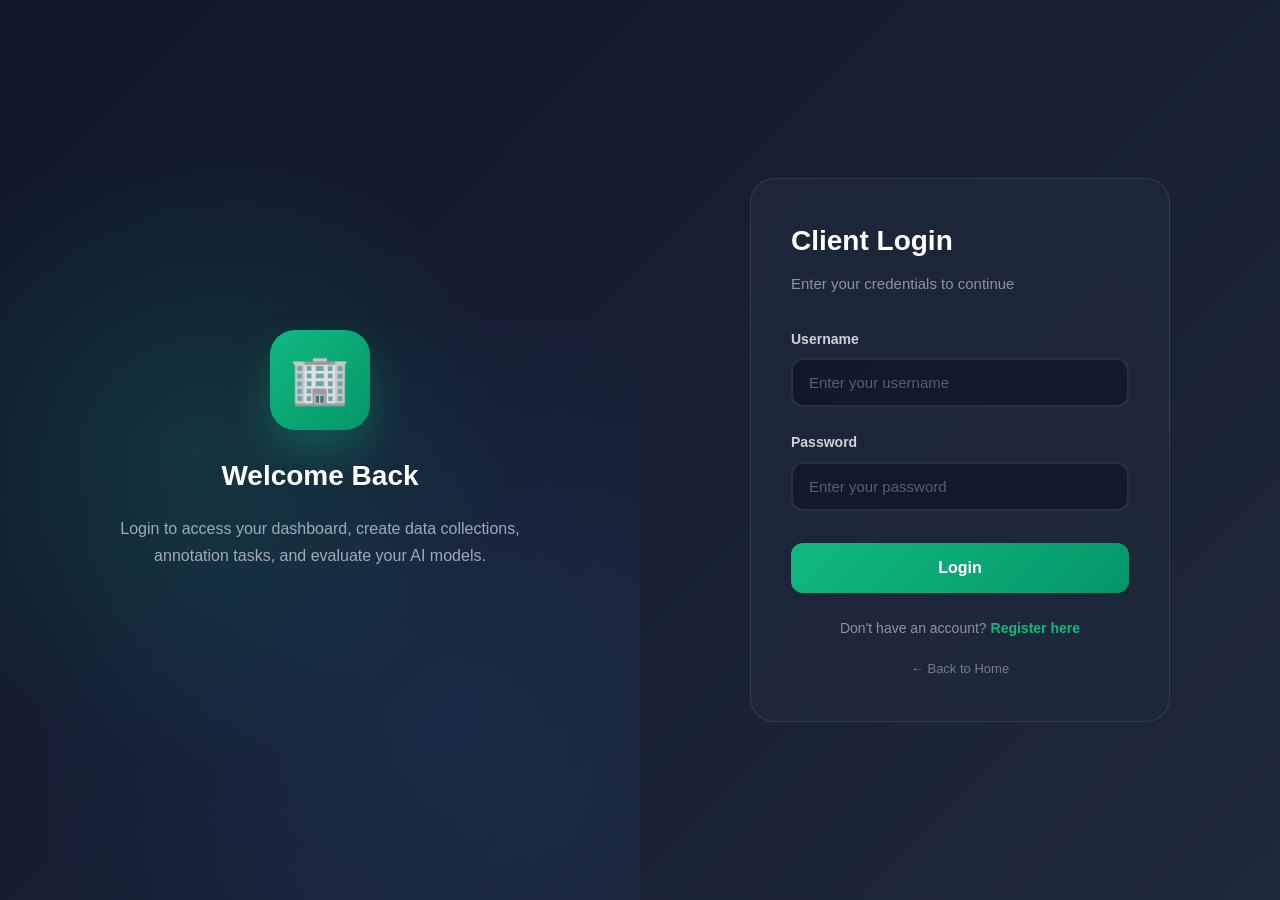
<file: templates/client-login.html>
<!DOCTYPE html>
<html lang="en">
<head>
    <meta charset="UTF-8">
    <meta name="viewport" content="width=device-width, initial-scale=1.0">
    <title>Client Login - Moussoum Defar</title>
    <meta http-equiv="Cache-Control" content="no-cache, no-store, must-revalidate">
    <meta http-equiv="Pragma" content="no-cache">
    <meta http-equiv="Expires" content="0">
    <link rel="stylesheet" href="/static/css/style.css">
    <style>
        body { background: #0f172a; }
        
        .auth-wrapper {
            min-height: 100vh;
            display: flex;
            background: linear-gradient(135deg, #0f172a 0%, #1e293b 100%);
        }

        .auth-left {
            flex: 1;
            display: flex;
            align-items: center;
            justify-content: center;
            padding: 40px;
            position: relative;
            overflow: hidden;
        }

        .auth-left::before {
            content: '';
            position: absolute;
            top: 0;
            left: 0;
            right: 0;
            bottom: 0;
            background: 
                radial-gradient(circle at 30% 50%, rgba(16, 185, 129, 0.15) 0%, transparent 50%),
                radial-gradient(circle at 70% 80%, rgba(59, 130, 246, 0.1) 0%, transparent 50%);
        }

        .auth-left-content {
            position: relative;
            z-index: 1;
            text-align: center;
            max-width: 400px;
        }

        .auth-icon {
            width: 100px;
            height: 100px;
            background: linear-gradient(135deg, #10b981, #059669);
            border-radius: 25px;
            display: flex;
            align-items: center;
            justify-content: center;
            font-size: 48px;
            margin: 0 auto 24px;
            box-shadow: 0 20px 40px rgba(16, 185, 129, 0.3);
        }

        .auth-left h2 {
            font-size: 28px;
            color: white;
            margin-bottom: 16px;
        }

        .auth-left p {
            font-size: 16px;
            color: rgba(255,255,255,0.6);
            line-height: 1.7;
        }

        .auth-right {
            flex: 1;
            display: flex;
            align-items: center;
            justify-content: center;
            padding: 40px;
        }

        .auth-card {
            width: 100%;
            max-width: 420px;
            background: rgba(30, 41, 59, 0.8);
            border: 1px solid rgba(255,255,255,0.1);
            border-radius: 24px;
            padding: 40px;
            backdrop-filter: blur(20px);
        }

        .auth-card h1 {
            font-size: 28px;
            color: white;
            margin-bottom: 8px;
        }

        .auth-card .subtitle {
            font-size: 15px;
            color: rgba(255,255,255,0.5);
            margin-bottom: 32px;
        }

        .form-group {
            margin-bottom: 24px;
        }

        .form-group label {
            display: block;
            margin-bottom: 8px;
            font-weight: 600;
            color: rgba(255,255,255,0.8);
            font-size: 14px;
        }

        .form-group input {
            width: 100%;
            padding: 14px 16px;
            background: rgba(15, 23, 42, 0.8);
            border: 2px solid rgba(255,255,255,0.1);
            border-radius: 12px;
            font-size: 15px;
            color: white;
            transition: all 0.3s;
        }

        .form-group input:focus {
            border-color: #10b981;
            outline: none;
            box-shadow: 0 0 0 4px rgba(16, 185, 129, 0.1);
        }

        .form-group input::placeholder {
            color: rgba(255,255,255,0.3);
        }

        .btn-submit {
            width: 100%;
            padding: 16px;
            background: linear-gradient(135deg, #10b981, #059669);
            color: white;
            border: none;
            border-radius: 12px;
            font-size: 16px;
            font-weight: 700;
            cursor: pointer;
            transition: all 0.3s;
            margin-top: 8px;
        }

        .btn-submit:hover {
            transform: translateY(-2px);
            box-shadow: 0 10px 30px rgba(16, 185, 129, 0.3);
        }

        .btn-submit:disabled {
            opacity: 0.5;
            cursor: not-allowed;
            transform: none;
        }

        .auth-footer {
            text-align: center;
            margin-top: 24px;
            font-size: 14px;
            color: rgba(255,255,255,0.5);
        }

        .auth-footer a {
            color: #10b981;
            text-decoration: none;
            font-weight: 600;
        }

        .auth-footer a:hover {
            text-decoration: underline;
        }

        .alert {
            padding: 14px 16px;
            border-radius: 12px;
            margin-bottom: 24px;
            font-size: 14px;
            display: none;
        }

        .alert.show { display: block; }
        .alert-error { background: rgba(220, 38, 38, 0.1); color: #fca5a5; border: 1px solid rgba(220, 38, 38, 0.3); }

        @media (max-width: 900px) {
            .auth-wrapper { flex-direction: column; }
            .auth-left { padding: 40px 20px; }
            .auth-right { padding: 20px; }
        }
    </style>
</head>
<body>
    <div class="auth-wrapper">
        <div class="auth-left">
            <div class="auth-left-content">
                <div class="auth-icon">🏢</div>
                <h2>Welcome Back</h2>
                <p>Login to access your dashboard, create data collections, annotation tasks, and evaluate your AI models.</p>
            </div>
        </div>

        <div class="auth-right">
            <div class="auth-card">
                <h1>Client Login</h1>
                <p class="subtitle">Enter your credentials to continue</p>

                <div id="error" class="alert alert-error"></div>

                <form id="loginForm">
                    <div class="form-group">
                        <label>Username</label>
                        <input type="text" id="username" placeholder="Enter your username" required>
                    </div>

                    <div class="form-group">
                        <label>Password</label>
                        <input type="password" id="password" placeholder="Enter your password" required>
                    </div>

                    <button type="submit" class="btn-submit" id="submitBtn">Login</button>
                </form>

                <div class="auth-footer">
                    Don't have an account? <a href="/templates/client-register.html">Register here</a>
                </div>
                <div style="text-align:center;margin-top:16px;">
                    <a href="/templates/index.html" style="color:rgba(255,255,255,0.4);font-size:13px;text-decoration:none;">← Back to Home</a>
                </div>
            </div>
        </div>
    </div>

    <script>
        document.getElementById('loginForm').addEventListener('submit', async function(e) {
            e.preventDefault();
            
            const errorDiv = document.getElementById('error');
            errorDiv.classList.remove('show');

            const data = {
                username: document.getElementById('username').value,
                password: document.getElementById('password').value
            };

            document.getElementById('submitBtn').disabled = true;

            try {
                const response = await fetch('/api/v1/auth/login/', {
                    method: 'POST',
                    headers: { 'Content-Type': 'application/json' },
                    body: JSON.stringify(data)
                });

                const result = await response.json();

                if (!response.ok) {
                    throw new Error(result.error || 'Invalid credentials');
                }

                localStorage.setItem('clientToken', result.tokens.access);
                localStorage.setItem('clientData', JSON.stringify(result.client));

                window.location.href = '/templates/client-dashboard.html';

            } catch (error) {
                errorDiv.textContent = error.message;
                errorDiv.classList.add('show');
            } finally {
                document.getElementById('submitBtn').disabled = false;
            }
        });
    </script>
</body>
</html>
</file>
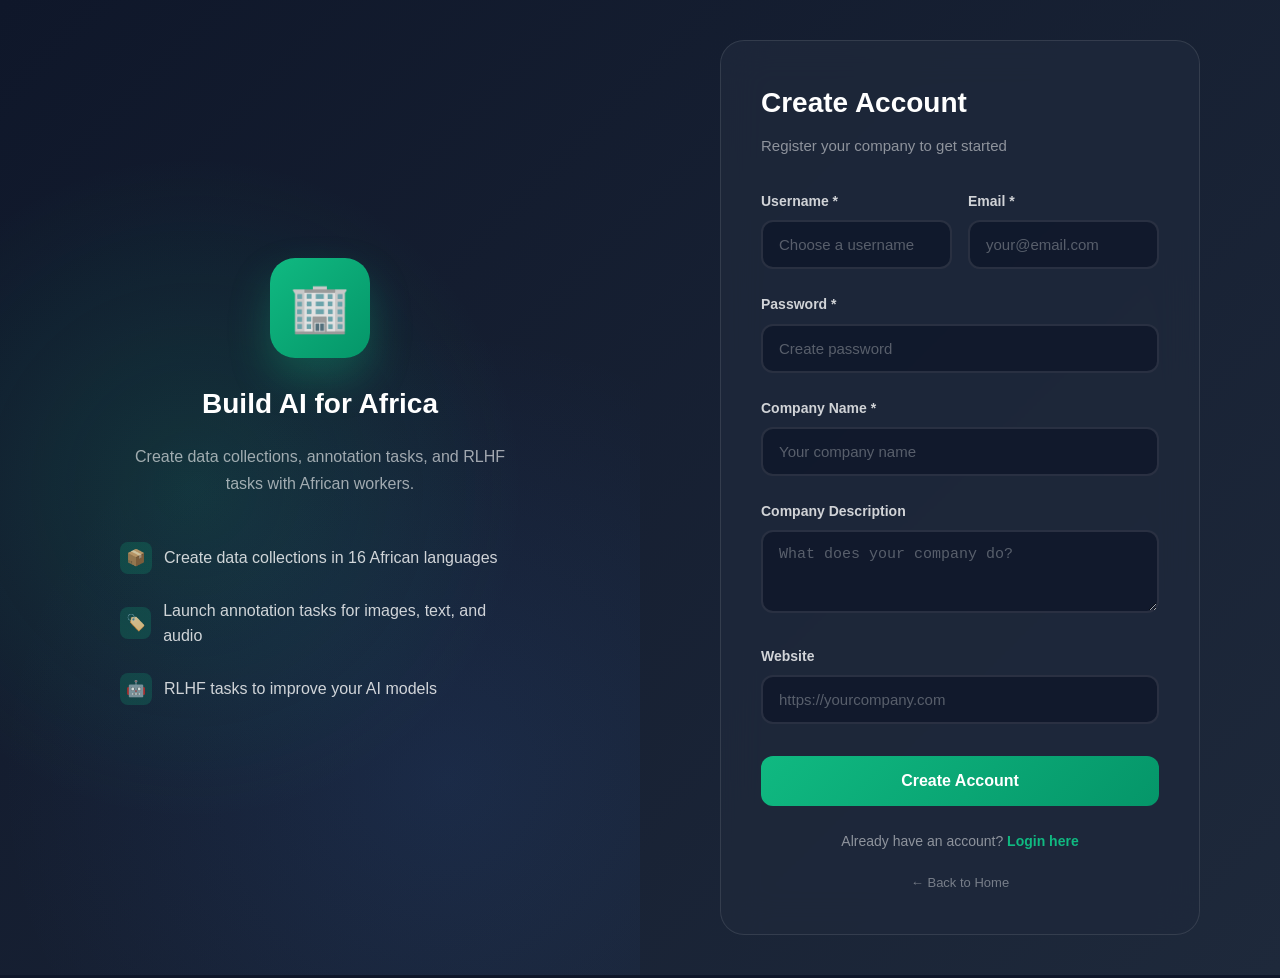
<file: templates/client-register.html>
<!DOCTYPE html>
<html lang="en">
<head>
    <meta charset="UTF-8">
    <meta name="viewport" content="width=device-width, initial-scale=1.0">
    <title>Client Registration - Moussoum Defar</title>
    <meta http-equiv="Cache-Control" content="no-cache, no-store, must-revalidate">
    <meta http-equiv="Pragma" content="no-cache">
    <meta http-equiv="Expires" content="0">
    <link rel="stylesheet" href="/static/css/style.css">
    <style>
        body { background: #0f172a; }
        
        .auth-wrapper {
            min-height: 100vh;
            display: flex;
            background: linear-gradient(135deg, #0f172a 0%, #1e293b 100%);
        }

        .auth-left {
            flex: 1;
            display: flex;
            align-items: center;
            justify-content: center;
            padding: 40px;
            position: relative;
            overflow: hidden;
        }

        .auth-left::before {
            content: '';
            position: absolute;
            top: 0;
            left: 0;
            right: 0;
            bottom: 0;
            background: 
                radial-gradient(circle at 30% 50%, rgba(16, 185, 129, 0.15) 0%, transparent 50%),
                radial-gradient(circle at 70% 80%, rgba(59, 130, 246, 0.1) 0%, transparent 50%);
        }

        .auth-left-content {
            position: relative;
            z-index: 1;
            text-align: center;
            max-width: 400px;
        }

        .auth-icon {
            width: 100px;
            height: 100px;
            background: linear-gradient(135deg, #10b981, #059669);
            border-radius: 25px;
            display: flex;
            align-items: center;
            justify-content: center;
            font-size: 48px;
            margin: 0 auto 24px;
            box-shadow: 0 20px 40px rgba(16, 185, 129, 0.3);
        }

        .auth-left h2 {
            font-size: 28px;
            color: white;
            margin-bottom: 16px;
        }

        .auth-left p {
            font-size: 16px;
            color: rgba(255,255,255,0.6);
            line-height: 1.7;
        }

        .auth-benefits {
            margin-top: 32px;
            text-align: left;
        }

        .benefit-item {
            display: flex;
            align-items: center;
            gap: 12px;
            padding: 12px 0;
            color: rgba(255,255,255,0.8);
        }

        .benefit-icon {
            width: 32px;
            height: 32px;
            background: rgba(16, 185, 129, 0.2);
            border-radius: 8px;
            display: flex;
            align-items: center;
            justify-content: center;
            font-size: 16px;
        }

        .auth-right {
            flex: 1;
            display: flex;
            align-items: center;
            justify-content: center;
            padding: 40px;
        }

        .auth-card {
            width: 100%;
            max-width: 480px;
            background: rgba(30, 41, 59, 0.8);
            border: 1px solid rgba(255,255,255,0.1);
            border-radius: 24px;
            padding: 40px;
            backdrop-filter: blur(20px);
        }

        .auth-card h1 {
            font-size: 28px;
            color: white;
            margin-bottom: 8px;
        }

        .auth-card .subtitle {
            font-size: 15px;
            color: rgba(255,255,255,0.5);
            margin-bottom: 32px;
        }

        .form-row {
            display: grid;
            grid-template-columns: 1fr 1fr;
            gap: 16px;
        }

        .form-group {
            margin-bottom: 24px;
        }

        .form-group label {
            display: block;
            margin-bottom: 8px;
            font-weight: 600;
            color: rgba(255,255,255,0.8);
            font-size: 14px;
        }

        .form-group input,
        .form-group textarea {
            width: 100%;
            padding: 14px 16px;
            background: rgba(15, 23, 42, 0.8);
            border: 2px solid rgba(255,255,255,0.1);
            border-radius: 12px;
            font-size: 15px;
            color: white;
            transition: all 0.3s;
        }

        .form-group input:focus,
        .form-group textarea:focus {
            border-color: #10b981;
            outline: none;
            box-shadow: 0 0 0 4px rgba(16, 185, 129, 0.1);
        }

        .form-group input::placeholder,
        .form-group textarea::placeholder {
            color: rgba(255,255,255,0.3);
        }

        .btn-submit {
            width: 100%;
            padding: 16px;
            background: linear-gradient(135deg, #10b981, #059669);
            color: white;
            border: none;
            border-radius: 12px;
            font-size: 16px;
            font-weight: 700;
            cursor: pointer;
            transition: all 0.3s;
            margin-top: 8px;
        }

        .btn-submit:hover {
            transform: translateY(-2px);
            box-shadow: 0 10px 30px rgba(16, 185, 129, 0.3);
        }

        .btn-submit:disabled {
            opacity: 0.5;
            cursor: not-allowed;
            transform: none;
        }

        .auth-footer {
            text-align: center;
            margin-top: 24px;
            font-size: 14px;
            color: rgba(255,255,255,0.5);
        }

        .auth-footer a {
            color: #10b981;
            text-decoration: none;
            font-weight: 600;
        }

        .auth-footer a:hover {
            text-decoration: underline;
        }

        .alert {
            padding: 14px 16px;
            border-radius: 12px;
            margin-bottom: 24px;
            font-size: 14px;
            display: none;
        }

        .alert.show { display: block; }
        .alert-error { background: rgba(220, 38, 38, 0.1); color: #fca5a5; border: 1px solid rgba(220, 38, 38, 0.3); }
        .alert-success { background: rgba(16, 185, 129, 0.1); color: #6ee7b7; border: 1px solid rgba(16, 185, 129, 0.3); }

        @media (max-width: 900px) {
            .auth-wrapper { flex-direction: column; }
            .auth-left { padding: 40px 20px; }
            .auth-right { padding: 20px; }
            .form-row { grid-template-columns: 1fr; }
        }
    </style>
</head>
<body>
    <div class="auth-wrapper">
        <div class="auth-left">
            <div class="auth-left-content">
                <div class="auth-icon">🏢</div>
                <h2>Build AI for Africa</h2>
                <p>Create data collections, annotation tasks, and RLHF tasks with African workers.</p>
                <div class="auth-benefits">
                    <div class="benefit-item">
                        <div class="benefit-icon">📦</div>
                        <span>Create data collections in 16 African languages</span>
                    </div>
                    <div class="benefit-item">
                        <div class="benefit-icon">🏷️</div>
                        <span>Launch annotation tasks for images, text, and audio</span>
                    </div>
                    <div class="benefit-item">
                        <div class="benefit-icon">🤖</div>
                        <span>RLHF tasks to improve your AI models</span>
                    </div>
                </div>
            </div>
        </div>

        <div class="auth-right">
            <div class="auth-card">
                <h1>Create Account</h1>
                <p class="subtitle">Register your company to get started</p>

                <div id="error" class="alert alert-error"></div>
                <div id="success" class="alert alert-success"></div>

                <form id="registerForm">
                    <div class="form-row">
                        <div class="form-group">
                            <label>Username *</label>
                            <input type="text" id="username" placeholder="Choose a username" required>
                        </div>
                        <div class="form-group">
                            <label>Email *</label>
                            <input type="email" id="email" placeholder="your@email.com" required>
                        </div>
                    </div>

                    <div class="form-group">
                        <label>Password *</label>
                        <input type="password" id="password" placeholder="Create password" required>
                    </div>

                    <div class="form-group">
                        <label>Company Name *</label>
                        <input type="text" id="companyName" placeholder="Your company name" required>
                    </div>

                    <div class="form-group">
                        <label>Company Description</label>
                        <textarea id="companyDescription" rows="3" placeholder="What does your company do?"></textarea>
                    </div>

                    <div class="form-group">
                        <label>Website</label>
                        <input type="url" id="website" placeholder="https://yourcompany.com">
                    </div>

                    <button type="submit" class="btn-submit" id="submitBtn">Create Account</button>
                </form>

                <div class="auth-footer">
                    Already have an account? <a href="/templates/client-login.html">Login here</a>
                </div>
                <div style="text-align:center;margin-top:16px;">
                    <a href="/templates/index.html" style="color:rgba(255,255,255,0.4);font-size:13px;text-decoration:none;">← Back to Home</a>
                </div>
            </div>
        </div>
    </div>

    <script>
        document.getElementById('registerForm').addEventListener('submit', async function(e) {
            e.preventDefault();
            
            const errorDiv = document.getElementById('error');
            const successDiv = document.getElementById('success');
            errorDiv.classList.remove('show');
            successDiv.classList.remove('show');

            const data = {
                username: document.getElementById('username').value,
                email: document.getElementById('email').value,
                password: document.getElementById('password').value,
                company_name: document.getElementById('companyName').value,
                company_description: document.getElementById('companyDescription').value,
                website: document.getElementById('website').value
            };

            document.getElementById('submitBtn').disabled = true;

            try {
                const response = await fetch('/api/v1/auth/register/', {
                    method: 'POST',
                    headers: { 'Content-Type': 'application/json' },
                    body: JSON.stringify(data)
                });

                const result = await response.json();

                if (!response.ok) {
                    throw new Error(result.error || JSON.stringify(result));
                }

                localStorage.setItem('clientToken', result.tokens.access);
                localStorage.setItem('clientData', JSON.stringify(result.client));

                successDiv.textContent = 'Account created! Redirecting...';
                successDiv.classList.add('show');

                setTimeout(() => {
                    window.location.href = '/templates/client-dashboard.html';
                }, 1500);

            } catch (error) {
                errorDiv.textContent = error.message;
                errorDiv.classList.add('show');
            } finally {
                document.getElementById('submitBtn').disabled = false;
            }
        });
    </script>
</body>
</html>
</file>
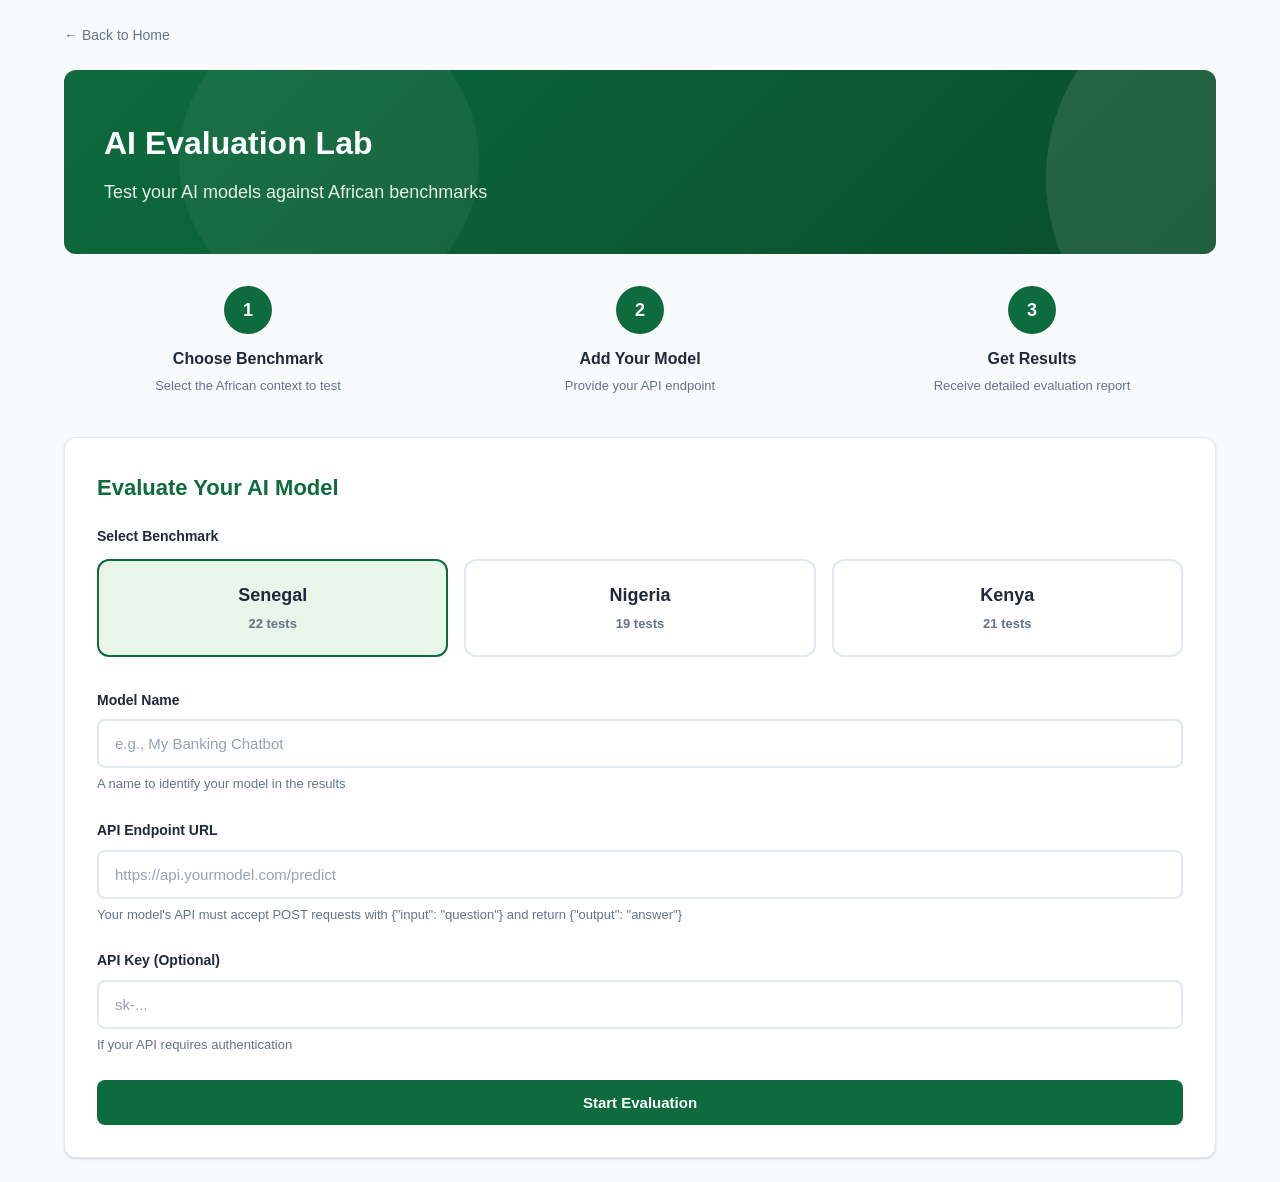
<file: templates/evaluation.html>
<!DOCTYPE html>
<html lang="en">
<head>
    <meta charset="UTF-8">
    <meta name="viewport" content="width=device-width, initial-scale=1.0">
    <title>AI Evaluation Lab - Moussoum Defar</title>
    <meta http-equiv="Cache-Control" content="no-cache, no-store, must-revalidate">
    <meta http-equiv="Pragma" content="no-cache">
    <meta http-equiv="Expires" content="0">
    <link rel="stylesheet" href="/static/css/style.css">
</head>
<body>
    <div class="container">
        <div class="nav">
            <a id="navBack" href="/templates/client-dashboard.html" class="nav-back">← Back to Home</a>
        </div>

        <div class="header">
            <h1>AI Evaluation Lab</h1>
            <p>Test your AI models against African benchmarks</p>
        </div>

        <div class="steps">
            <div class="step">
                <div class="step-number">1</div>
                <div class="step-title">Choose Benchmark</div>
                <div class="step-desc">Select the African context to test</div>
            </div>
            <div class="step">
                <div class="step-number">2</div>
                <div class="step-title">Add Your Model</div>
                <div class="step-desc">Provide your API endpoint</div>
            </div>
            <div class="step">
                <div class="step-number">3</div>
                <div class="step-title">Get Results</div>
                <div class="step-desc">Receive detailed evaluation report</div>
            </div>
        </div>

        <div class="card">
            <h2>Evaluate Your AI Model</h2>
            <form id="evaluationForm">
                <div class="form-group">
                    <label>Select Benchmark</label>
                    <div class="benchmarks">
                        <label class="benchmark-option">
                            <input type="radio" name="benchmark" value="1" checked>
                            <h3>Senegal</h3>
                            <p>22 tests</p>
                        </label>
                        <label class="benchmark-option">
                            <input type="radio" name="benchmark" value="2">
                            <h3>Nigeria</h3>
                            <p>19 tests</p>
                        </label>
                        <label class="benchmark-option">
                            <input type="radio" name="benchmark" value="3">
                            <h3>Kenya</h3>
                            <p>21 tests</p>
                        </label>
                    </div>
                </div>

                <div class="form-group">
                    <label for="modelName">Model Name</label>
                    <input type="text" id="modelName" placeholder="e.g., My Banking Chatbot" required>
                    <p class="form-hint">A name to identify your model in the results</p>
                </div>

                <div class="form-group">
                    <label for="modelEndpoint">API Endpoint URL</label>
                    <input type="url" id="modelEndpoint" placeholder="https://api.yourmodel.com/predict" required>
                    <p class="form-hint">Your model's API must accept POST requests with {"input": "question"} and return {"output": "answer"}</p>
                </div>

                <div class="form-group">
                    <label for="apiKey">API Key (Optional)</label>
                    <input type="text" id="apiKey" placeholder="sk-...">
                    <p class="form-hint">If your API requires authentication</p>
                </div>

                <button type="submit" class="btn" id="submitBtn" style="width: 100%;">Start Evaluation</button>
            </form>
        </div>

        <div class="card" id="resultCard" style="display: none;">
            <h2>Evaluation Results</h2>
            <div id="loadingState" class="loading">
                <div class="spinner"></div>
                <p style="color: var(--text-secondary);">Evaluating your model against African benchmarks...</p>
            </div>
            <div id="resultContent" style="display: none;">
                <div class="score-card">
                    <div class="score-value" id="overallScore">--</div>
                    <div class="score-label">Overall Score</div>
                </div>
                <div class="scores-grid">
                    <div class="score-item">
                        <div class="score-item-label">Total Tests</div>
                        <div class="score-item-value" id="totalTests">--</div>
                    </div>
                    <div class="score-item">
                        <div class="score-item-label">Passed Tests</div>
                        <div class="score-item-value" id="passedTests">--</div>
                    </div>
                    <div class="score-item">
                        <div class="score-item-label">Success Rate</div>
                        <div class="score-item-value" id="successRate">--%</div>
                    </div>
                    <div class="score-item">
                        <div class="score-item-label">Avg Latency</div>
                        <div class="score-item-value" id="avgLatency">--ms</div>
                    </div>
                </div>
                <div id="categoryScores" style="margin-top: 24px;"></div>
            </div>
            <div id="errorState" class="alert alert-error" style="display: none;"></div>
        </div>
    </div>

    <script>
        (function() {
            var back = document.getElementById('navBack');
            if (localStorage.getItem('clientToken')) {
                back.href = '/templates/client-dashboard.html';
            } else if (localStorage.getItem('workerToken')) {
                back.href = '/templates/worker-dashboard.html';
            } else {
                back.href = '/templates/index.html';
            }
        })();

        // Benchmark selection
        document.querySelectorAll('.benchmark-option').forEach(option => {
            option.addEventListener('click', function() {
                document.querySelectorAll('.benchmark-option').forEach(o => o.classList.remove('selected'));
                this.classList.add('selected');
            });
        });
        document.querySelector('.benchmark-option').classList.add('selected');

        // Form submission
        document.getElementById('evaluationForm').addEventListener('submit', async function(e) {
            e.preventDefault();
            
            const benchmarkId = document.querySelector('input[name="benchmark"]:checked').value;
            const modelName = document.getElementById('modelName').value;
            const modelEndpoint = document.getElementById('modelEndpoint').value;
            const apiKey = document.getElementById('apiKey').value;

            document.getElementById('resultCard').style.display = 'block';
            document.getElementById('loadingState').style.display = 'block';
            document.getElementById('resultContent').style.display = 'none';
            document.getElementById('errorState').style.display = 'none';
            document.getElementById('submitBtn').disabled = true;

            try {
                const response = await fetch('/api/v1/evaluations/', {
                    method: 'POST',
                    headers: {
                        'Content-Type': 'application/json',
                        'Authorization': `Bearer ${localStorage.getItem('clientToken') || localStorage.getItem('token') || ''}`
                    },
                    body: JSON.stringify({
                        benchmark_id: parseInt(benchmarkId),
                        model_name: modelName,
                        model_endpoint: modelEndpoint,
                        model_api_key: apiKey
                    })
                });

                if (!response.ok) {
                    throw new Error('Failed to create evaluation');
                }

                const data = await response.json();
                await pollResults(data.id);

            } catch (error) {
                document.getElementById('loadingState').style.display = 'none';
                document.getElementById('errorState').style.display = 'block';
                document.getElementById('errorState').textContent = error.message;
            } finally {
                document.getElementById('submitBtn').disabled = false;
            }
        });

        async function pollResults(evalId) {
            const maxAttempts = 60;
            let attempts = 0;

            while (attempts < maxAttempts) {
                await new Promise(resolve => setTimeout(resolve, 5000));

                const response = await fetch(`/api/v1/evaluations/${evalId}/report/`, {
                    headers: {
                        'Authorization': `Bearer ${localStorage.getItem('clientToken') || localStorage.getItem('token') || ''}`
                    }
                });

                const data = await response.json();

                if (data.status === 'completed') {
                    displayResults(data);
                    return;
                } else if (data.status === 'failed') {
                    throw new Error('Evaluation failed');
                }

                attempts++;
            }

            throw new Error('Evaluation timed out');
        }

        function displayResults(data) {
            document.getElementById('loadingState').style.display = 'none';
            document.getElementById('resultContent').style.display = 'block';

            document.getElementById('overallScore').textContent = (data.overall_score || 0).toFixed(1);
            document.getElementById('totalTests').textContent = data.total_tests || 0;
            document.getElementById('passedTests').textContent = data.passed_tests || 0;
            document.getElementById('successRate').textContent = (data.success_rate || 0).toFixed(1) + '%';
            document.getElementById('avgLatency').textContent = (data.avg_latency_ms || 0).toFixed(0) + 'ms';

            const categoryDiv = document.getElementById('categoryScores');
            categoryDiv.innerHTML = '<h3 style="margin-bottom: 16px; color: var(--text);">Scores by Category</h3>';
            
            if (data.score_by_category) {
                for (const [category, score] of Object.entries(data.score_by_category)) {
                    categoryDiv.innerHTML += `
                        <div style="display: flex; justify-content: space-between; align-items: center; padding: 16px; background: var(--bg); border-radius: 8px; margin-bottom: 8px; border: 1px solid var(--border);">
                            <span style="font-weight: 500; color: var(--text);">${category}</span>
                            <strong style="color: var(--primary); font-size: 18px;">${score.toFixed(1)}/100</strong>
                        </div>
                    `;
                }
            }
        }
    </script>
</body>
</html>
</file>
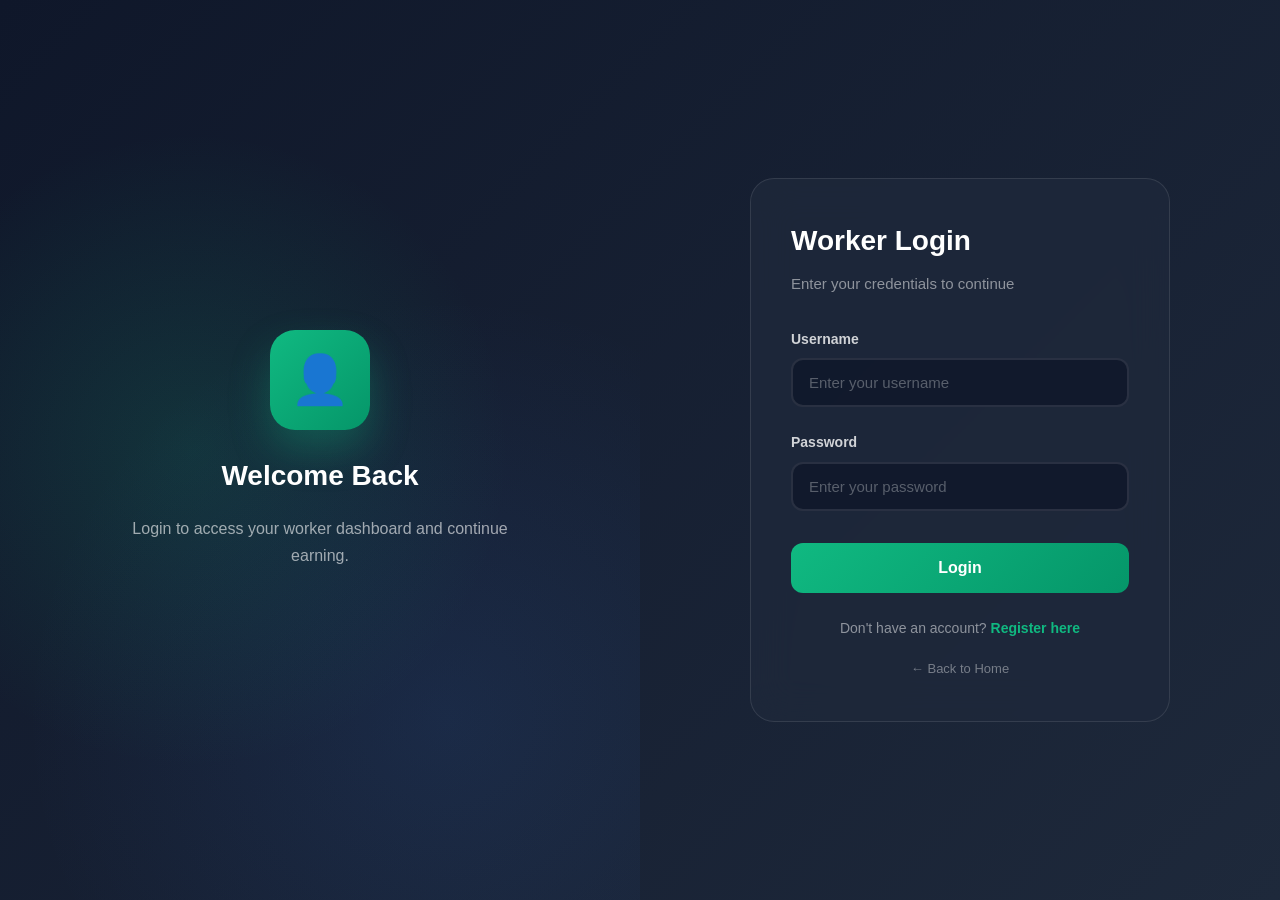
<file: templates/worker-dashboard.html>
<!DOCTYPE html>
<html lang="en">
<head>
    <meta charset="UTF-8">
    <meta name="viewport" content="width=device-width, initial-scale=1.0">
    <title>Worker Dashboard - Moussoum Defar</title>
    <link href="https://fonts.googleapis.com/css2?family=Inter:wght@300;400;500;600;700&display=swap" rel="stylesheet">
    <style>
        *, *::before, *::after { margin: 0; padding: 0; box-sizing: border-box; }
        body { font-family: 'Inter', sans-serif; background: #0a0f1a; color: white; min-height: 100vh; }
        .layout { display: flex; min-height: 100vh; }

        .sidebar {
            width: 260px; background: #0f172a; border-right: 1px solid rgba(255,255,255,0.06);
            padding: 32px 20px; position: fixed; top: 0; bottom: 0; left: 0;
            display: flex; flex-direction: column;
        }
        .sidebar-logo { display: flex; align-items: center; gap: 10px; text-decoration: none; color: white; font-size: 18px; font-weight: 600; margin-bottom: 40px; }
        .sidebar-logo-icon { width: 36px; height: 36px; background: linear-gradient(135deg, #10b981, #059669); border-radius: 10px; display: flex; align-items: center; justify-content: center; font-size: 16px; }
        .sidebar-nav { flex: 1; }
        .sidebar-link { display: flex; align-items: center; gap: 12px; padding: 12px 16px; color: rgba(255,255,255,0.5); text-decoration: none; border-radius: 10px; font-size: 14px; font-weight: 500; transition: all 0.2s; margin-bottom: 4px; cursor: pointer; }
        .sidebar-link:hover { color: white; background: rgba(255,255,255,0.04); }
        .sidebar-link.active { color: white; background: rgba(16, 185, 129, 0.1); border: 1px solid rgba(16, 185, 129, 0.15); }
        .sidebar-link .icon { font-size: 18px; width: 24px; text-align: center; }
        .sidebar-footer { border-top: 1px solid rgba(255,255,255,0.06); padding-top: 20px; }
        .sidebar-user { display: flex; align-items: center; gap: 12px; padding: 12px 16px; background: rgba(255,255,255,0.03); border-radius: 10px; border: 1px solid rgba(255,255,255,0.06); }
        .user-avatar { width: 36px; height: 36px; background: rgba(16, 185, 129, 0.15); border-radius: 10px; display: flex; align-items: center; justify-content: center; font-size: 14px; font-weight: 600; color: #10b981; }
        .user-info { flex: 1; }
        .user-name { font-size: 13px; font-weight: 600; color: white; }
        .user-role { font-size: 11px; color: rgba(255,255,255,0.4); }

        .main { flex: 1; margin-left: 260px; padding: 40px; }
        .page-header { display: flex; justify-content: space-between; align-items: center; margin-bottom: 40px; }
        .page-title { font-size: 28px; font-weight: 600; color: white; }
        .page-subtitle { font-size: 14px; color: rgba(255,255,255,0.4); margin-top: 4px; }

        .stats-row { display: grid; grid-template-columns: repeat(4, 1fr); gap: 16px; margin-bottom: 40px; }
        .stat-card { background: rgba(15, 23, 42, 0.6); border: 1px solid rgba(255,255,255,0.06); border-radius: 14px; padding: 24px; }
        .stat-card-label { font-size: 12px; color: rgba(255,255,255,0.4); text-transform: uppercase; letter-spacing: 0.05em; margin-bottom: 8px; }
        .stat-card-value { font-size: 32px; font-weight: 600; color: white; }
        .stat-card-value.green { color: #10b981; }
        .stat-card-value.blue { color: #3b82f6; }
        .stat-card-value.yellow { color: #fbbf24; }
        .stat-card-value.purple { color: #8b5cf6; }

        .tabs { display: flex; gap: 4px; margin-bottom: 24px; background: rgba(15, 23, 42, 0.6); border: 1px solid rgba(255,255,255,0.06); border-radius: 12px; padding: 4px; }
        .tab { padding: 10px 20px; border-radius: 8px; font-size: 14px; font-weight: 500; color: rgba(255,255,255,0.5); cursor: pointer; transition: all 0.2s; border: none; background: none; font-family: 'Inter', sans-serif; }
        .tab:hover { color: white; }
        .tab.active { background: rgba(16, 185, 129, 0.15); color: #10b981; }

        .card { background: rgba(15, 23, 42, 0.6); border: 1px solid rgba(255,255,255,0.06); border-radius: 16px; margin-bottom: 24px; }
        .card-header { padding: 24px 28px; border-bottom: 1px solid rgba(255,255,255,0.06); display: flex; justify-content: space-between; align-items: center; }
        .card-title { font-size: 18px; font-weight: 600; color: white; }
        .card-body { padding: 28px; }

        .task-grid { display: grid; grid-template-columns: repeat(auto-fill, minmax(320px, 1fr)); gap: 16px; }
        .task-card { background: rgba(10, 15, 26, 0.6); border: 1px solid rgba(255,255,255,0.06); border-radius: 14px; padding: 24px; transition: all 0.2s; }
        .task-card:hover { border-color: rgba(16, 185, 129, 0.2); transform: translateY(-2px); }
        .task-type { font-size: 11px; font-weight: 600; text-transform: uppercase; letter-spacing: 0.05em; margin-bottom: 8px; }
        .task-type.annotation { color: #10b981; }
        .task-type.rlhf { color: #3b82f6; }
        .task-type.collection { color: #8b5cf6; }
        .task-title { font-size: 16px; font-weight: 600; color: white; margin-bottom: 8px; }
        .task-desc { font-size: 13px; color: rgba(255,255,255,0.45); line-height: 1.6; margin-bottom: 16px; }
        .task-meta { display: flex; gap: 16px; margin-bottom: 16px; }
        .task-meta-item { font-size: 12px; color: rgba(255,255,255,0.4); }
        .task-meta-item span { color: white; font-weight: 500; }
        .task-reward { display: inline-block; padding: 6px 14px; background: rgba(16, 185, 129, 0.1); border: 1px solid rgba(16, 185, 129, 0.2); border-radius: 20px; font-size: 14px; font-weight: 600; color: #10b981; margin-bottom: 16px; }
        .task-btn { width: 100%; padding: 10px; background: #10b981; color: white; border: none; border-radius: 8px; font-size: 14px; font-weight: 500; cursor: pointer; transition: all 0.2s; font-family: 'Inter', sans-serif; }
        .task-btn:hover { background: #059669; }
        .task-btn:disabled { opacity: 0.5; cursor: not-allowed; }

        .badge { display: inline-block; padding: 4px 12px; border-radius: 9999px; font-size: 12px; font-weight: 500; }
        .badge-pending { background: rgba(251, 191, 36, 0.12); color: #fbbf24; }
        .badge-completed { background: rgba(16, 185, 129, 0.12); color: #10b981; }
        .badge-level { background: rgba(139, 92, 246, 0.12); color: #8b5cf6; }

        table { width: 100%; border-collapse: collapse; }
        th { text-align: left; padding: 12px 16px; font-size: 11px; font-weight: 600; color: rgba(255,255,255,0.4); text-transform: uppercase; letter-spacing: 0.05em; border-bottom: 1px solid rgba(255,255,255,0.06); }
        td { padding: 14px 16px; font-size: 14px; color: rgba(255,255,255,0.7); border-bottom: 1px solid rgba(255,255,255,0.04); }
        tr:hover td { background: rgba(255,255,255,0.02); }

        .empty { text-align: center; padding: 60px 20px; }
        .empty-icon { font-size: 48px; margin-bottom: 16px; opacity: 0.5; }
        .empty-title { font-size: 16px; font-weight: 600; color: white; margin-bottom: 8px; }
        .empty-desc { font-size: 14px; color: rgba(255,255,255,0.4); }

        .section { display: none; }
        .section.active { display: block; }

        .btn { padding: 10px 20px; font-size: 14px; font-weight: 500; border-radius: 10px; border: none; cursor: pointer; transition: all 0.2s; font-family: 'Inter', sans-serif; }
        .btn-primary { background: #10b981; color: white; }
        .btn-primary:hover { background: #059669; }
        .btn-secondary { background: rgba(255,255,255,0.06); color: rgba(255,255,255,0.7); border: 1px solid rgba(255,255,255,0.1); }

        .level-bar { display: flex; gap: 4px; margin-top: 12px; }
        .level-dot { width: 24px; height: 6px; border-radius: 3px; background: rgba(255,255,255,0.1); }
        .level-dot.filled { background: #10b981; }

        .notification-dot { width: 8px; height: 8px; background: #ef4444; border-radius: 50%; position: absolute; top: -2px; right: -2px; }
        .notif-btn { position: relative; }

        /* Notification Panel */
        .notif-wrapper { position: relative; }
        .notif-bell { width: 40px; height: 40px; background: rgba(255,255,255,0.06); border: 1px solid rgba(255,255,255,0.1); border-radius: 10px; display: flex; align-items: center; justify-content: center; cursor: pointer; transition: all 0.2s; position: relative; font-size: 18px; }
        .notif-bell:hover { background: rgba(255,255,255,0.1); }
        .notif-badge { position: absolute; top: -4px; right: -4px; min-width: 18px; height: 18px; background: #ef4444; color: white; border-radius: 9px; font-size: 10px; font-weight: 700; display: flex; align-items: center; justify-content: center; padding: 0 4px; display: none; }
        .notif-badge.show { display: flex; }
        .notif-panel { position: absolute; top: calc(100% + 8px); right: 0; width: 380px; max-height: 480px; background: #1e293b; border: 1px solid rgba(255,255,255,0.1); border-radius: 14px; box-shadow: 0 20px 40px rgba(0,0,0,0.4); display: none; z-index: 100; overflow: hidden; }
        .notif-panel.open { display: block; }
        .notif-panel-header { padding: 16px 20px; border-bottom: 1px solid rgba(255,255,255,0.06); display: flex; justify-content: space-between; align-items: center; }
        .notif-panel-header h3 { font-size: 15px; font-weight: 600; }
        .notif-mark-read { background: none; border: none; color: #10b981; font-size: 12px; font-weight: 500; cursor: pointer; font-family: 'Inter', sans-serif; }
        .notif-mark-read:hover { text-decoration: underline; }
        .notif-list { max-height: 400px; overflow-y: auto; }
        .notif-item { padding: 14px 20px; border-bottom: 1px solid rgba(255,255,255,0.04); cursor: pointer; transition: background 0.15s; }
        .notif-item:hover { background: rgba(255,255,255,0.03); }
        .notif-item.unread { background: rgba(16, 185, 129, 0.05); border-left: 3px solid #10b981; }
        .notif-item-title { font-size: 13px; font-weight: 600; color: white; margin-bottom: 4px; }
        .notif-item-msg { font-size: 12px; color: rgba(255,255,255,0.5); line-height: 1.5; }
        .notif-item-time { font-size: 11px; color: rgba(255,255,255,0.3); margin-top: 6px; }
        .notif-empty { text-align: center; padding: 40px 20px; color: rgba(255,255,255,0.4); font-size: 14px; }
        .notif-icon { display: inline-block; margin-right: 6px; }

        @media (max-width: 1024px) {
            .sidebar { display: none; }
            .main { margin-left: 0; }
            .stats-row { grid-template-columns: repeat(2, 1fr); }
            .task-grid { grid-template-columns: 1fr; }
        }
    </style>
</head>
<body>
    <div class="layout">
        <aside class="sidebar">
            <a href="/templates/worker-dashboard.html" class="sidebar-logo">
                <div class="sidebar-logo-icon">M</div>
                Moussoum Defar
            </a>
            <nav class="sidebar-nav">
                <a class="sidebar-link active" onclick="showSection('overview')"><span class="icon">📊</span> Overview</a>
                <a class="sidebar-link" onclick="showSection('collections')"><span class="icon">📦</span> Data Collections</a>
                <a class="sidebar-link" onclick="showSection('annotations')"><span class="icon">🏷️</span> Annotations</a>
                <a class="sidebar-link" onclick="showSection('rlhf')"><span class="icon">🤖</span> RLHF Tasks</a>
                <a class="sidebar-link" onclick="showSection('payments')"><span class="icon">💰</span> Earnings</a>
                <a class="sidebar-link" onclick="showSection('leaderboard')"><span class="icon">🏆</span> Leaderboard</a>
            </nav>
            <div class="sidebar-footer">
                <a onclick="logout()" class="sidebar-link" style="margin-bottom:12px;color:rgba(255,100,100,0.6);cursor:pointer;"><span class="icon">🚪</span> Logout</a>
                <div class="sidebar-user">
                    <div class="user-avatar" id="userInitial">W</div>
                    <div class="user-info">
                        <div class="user-name" id="userName">Worker</div>
                        <div class="user-role" id="userLevel">Level 1</div>
                    </div>
                </div>
            </div>
        </aside>

        <main class="main">
            <!-- OVERVIEW -->
            <div class="section active" id="sec-overview">
                <div class="page-header">
                    <div><h1 class="page-title">Welcome back!</h1><p class="page-subtitle">Here's your earnings overview</p></div>
                    <div class="notif-wrapper" id="notifWrapper">
                        <div class="notif-bell" onclick="toggleNotifPanel()">🔔<div class="notif-badge" id="notifBadge">0</div></div>
                        <div class="notif-panel" id="notifPanel">
                            <div class="notif-panel-header"><h3>Notifications</h3><button class="notif-mark-read" onclick="markAllRead()">Mark all read</button></div>
                            <div class="notif-list" id="notifList"><div class="notif-empty">No notifications yet</div></div>
                        </div>
                    </div>
                </div>
                <div class="stats-row">
                    <div class="stat-card"><div class="stat-card-label">Balance</div><div class="stat-card-value green" id="sBalance">$0.00</div></div>
                    <div class="stat-card"><div class="stat-card-label">Total Earned</div><div class="stat-card-value" id="sEarned">$0.00</div></div>
                    <div class="stat-card"><div class="stat-card-label">Tasks Done</div><div class="stat-card-value blue" id="sTasks">0</div></div>
                    <div class="stat-card"><div class="stat-card-label">Quality Score</div><div class="stat-card-value yellow" id="sQuality">0</div></div>
                </div>

                <div class="card">
                    <div class="card-header"><h2 class="card-title">Your Level</h2></div>
                    <div class="card-body">
                        <div style="display:flex;justify-content:space-between;align-items:center;margin-bottom:8px;">
                            <span id="levelName" style="font-weight:600;">Level 1 - Data Worker</span>
                            <span class="badge badge-level" id="levelBadge">Level 1</span>
                        </div>
                        <div class="level-bar" id="levelBar">
                            <div class="level-dot filled"></div>
                            <div class="level-dot"></div>
                            <div class="level-dot"></div>
                            <div class="level-dot"></div>
                            <div class="level-dot"></div>
                        </div>
                        <p style="font-size:13px;color:rgba(255,255,255,0.4);margin-top:12px;">Complete more tasks and maintain high quality to level up.</p>
                    </div>
                </div>

                <div class="card">
                    <div class="card-header"><h2 class="card-title">Available Tasks</h2></div>
                    <div class="card-body">
                        <div class="task-grid" id="overviewTasks"></div>
                    </div>
                </div>
            </div>

            <!-- DATA COLLECTIONS -->
            <div class="section" id="sec-collections">
                <div class="page-header"><h1 class="page-title">Data Collections</h1><p class="page-subtitle">Contribute data to active collections</p></div>
                <div class="task-grid" id="collectionsGrid"></div>
            </div>

            <!-- ANNOTATIONS -->
            <div class="section" id="sec-annotations">
                <div class="page-header"><h1 class="page-title">Annotation Tasks</h1><p class="page-subtitle">Label images, text, and audio for AI training</p></div>
                <div class="tabs">
                    <button class="tab active" onclick="filterAnnotations('all', this)">All</button>
                    <button class="tab" onclick="filterAnnotations('image_bbox', this)">Image</button>
                    <button class="tab" onclick="filterAnnotations('text_classification', this)">Text</button>
                    <button class="tab" onclick="filterAnnotations('audio_transcription', this)">Audio</button>
                </div>
                <div class="task-grid" id="annotationsGrid"></div>
            </div>

            <!-- RLHF -->
            <div class="section" id="sec-rlhf">
                <div class="page-header"><h1 class="page-title">RLHF Tasks</h1><p class="page-subtitle">Rate and compare AI responses to make them better</p></div>
                <div class="task-grid" id="rlhfGrid"></div>
            </div>

            <!-- PAYMENTS -->
            <div class="section" id="sec-payments">
                <div class="page-header">
                    <div><h1 class="page-title">Earnings & Payments</h1><p class="page-subtitle">Track your earnings and request payouts</p></div>
                    <button class="btn btn-primary" onclick="requestPayout()">Request Payout</button>
                </div>
                <div class="stats-row" style="grid-template-columns: repeat(3, 1fr);">
                    <div class="stat-card"><div class="stat-card-label">Available Balance</div><div class="stat-card-value green" id="pBalance">$0.00</div></div>
                    <div class="stat-card"><div class="stat-card-label">Total Earned</div><div class="stat-card-value" id="pEarned">$0.00</div></div>
                    <div class="stat-card"><div class="stat-card-label">Pending Payouts</div><div class="stat-card-value yellow" id="pPending">0</div></div>
                </div>
                <div class="card">
                    <div class="card-header"><h2 class="card-title">Payment History</h2></div>
                    <div class="card-body">
                        <table>
                            <thead><tr><th>Date</th><th>Amount</th><th>Method</th><th>Status</th></tr></thead>
                            <tbody id="paymentsTable"></tbody>
                        </table>
                    </div>
                </div>
            </div>

            <!-- LEADERBOARD -->
            <div class="section" id="sec-leaderboard">
                <div class="page-header"><h1 class="page-title">Leaderboard</h1><p class="page-subtitle">Top workers across Africa</p></div>
                <div class="card">
                    <div class="card-body">
                        <table>
                            <thead><tr><th>Rank</th><th>Worker</th><th>Country</th><th>Quality Score</th><th>Tasks</th><th>Level</th></tr></thead>
                            <tbody id="leaderboardTable"></tbody>
                        </table>
                    </div>
                </div>
            </div>
        </main>

        <!-- Hidden file input for audio/image/video submissions -->
        <input type="file" id="hiddenFileInput" style="display:none"
               accept="audio/*,image/*,video/*"
               onchange="handleFileSelected(event)">

        <!-- Submission modal -->
        <div id="submitModal" style="display:none;position:fixed;top:0;left:0;width:100%;height:100%;background:rgba(0,0,0,0.5);z-index:1000;justify-content:center;align-items:center;">
            <div style="background:#1e293b;border-radius:16px;padding:32px;width:90%;max-width:500px;border:1px solid rgba(255,255,255,0.08);">
                <h3 style="margin:0 0 8px 0;color:#f1f5f9;" id="modalTitle">Submit Contribution</h3>
                <p style="margin:0 0 20px 0;color:rgba(255,255,255,0.5);font-size:13px;" id="modalSubtitle"></p>
                <div id="modalBody"></div>
                <div style="display:flex;gap:12px;margin-top:20px;">
                    <button onclick="closeModal()" style="flex:1;padding:12px;background:rgba(255,255,255,0.08);border:none;color:#94a3b8;border-radius:10px;cursor:pointer;font-size:14px;">Cancel</button>
                    <button onclick="submitContribution()" style="flex:1;padding:12px;background:#10b981;border:none;color:#fff;border-radius:10px;cursor:pointer;font-weight:600;font-size:14px;">Submit</button>
                </div>
            </div>
        </div>
    </div>

    <script>
        const TOKEN = localStorage.getItem('workerToken');
        const workerData = JSON.parse(localStorage.getItem('workerData') || '{}');
        if (!TOKEN) window.location.href = '/templates/worker-login.html';

        const headers = { 'Authorization': 'Bearer ' + TOKEN };
        const LEVEL_NAMES = ['', 'Data Worker', 'Verified Annotator', 'Language Specialist', 'AI Evaluator', 'Domain Expert'];

        if (workerData.user) {
            document.getElementById('userName').textContent = workerData.user.username;
            document.getElementById('userInitial').textContent = workerData.user.username[0].toUpperCase();
        }

        function showSection(name) {
            document.querySelectorAll('.section').forEach(s => s.classList.remove('active'));
            document.querySelectorAll('.sidebar-link').forEach(l => l.classList.remove('active'));
            document.getElementById('sec-' + name).classList.add('active');
            event.currentTarget.classList.add('active');
        }

        async function api(url, opts = {}) {
            const res = await fetch(url, { headers, ...opts });
            if (res.status === 401) { localStorage.removeItem('workerToken'); window.location.href = '/templates/worker-login.html'; return null; }
            return res.json();
        }

        async function loadOverview() {
            const data = await api('/api/v1/workers/profile/earnings/');
            if (!data) return;
            document.getElementById('sBalance').textContent = '$' + parseFloat(data.balance || 0).toFixed(2);
            document.getElementById('sEarned').textContent = '$' + parseFloat(data.total_earned || 0).toFixed(2);
            document.getElementById('sTasks').textContent = data.total_tasks || 0;
            document.getElementById('sQuality').textContent = (data.quality_score || 0).toFixed(1);
            const level = data.level || 1;
            document.getElementById('userLevel').textContent = 'Level ' + level + ' - ' + (LEVEL_NAMES[level] || '');
            document.getElementById('levelName').textContent = 'Level ' + level + ' - ' + (LEVEL_NAMES[level] || '');
            document.getElementById('levelBadge').textContent = 'Level ' + level;
            document.querySelectorAll('.level-dot').forEach((d, i) => { d.classList.toggle('filled', i < level); });
        }

        async function loadCollections() {
            const res = await api('/api/v1/workers/collections/');
            const data = res?.results || res || [];
            if (!data || data.length === 0) {
                document.getElementById('collectionsGrid').innerHTML = '<div class="empty"><div class="empty-icon">📦</div><div class="empty-title">No collections available</div><div class="empty-desc">Check back later for new data collection tasks.</div></div>';
                document.getElementById('overviewTasks').innerHTML = '';
                return;
            }
            const html = data.slice(0, 6).map(c => `
                <div class="task-card">
                    <div class="task-type collection">${c.data_type}</div>
                    <div class="task-title">${c.title}</div>
                    <div class="task-desc">${c.description.substring(0, 120)}...</div>
                    <div class="task-meta">
                        <div class="task-meta-item">Language: <span>${c.language_name || '-'}</span></div>
                        <div class="task-meta-item">Country: <span>${c.country_name || '-'}</span></div>
                    </div>
                    <div class="task-reward">$${c.price_per_item}/item</div>
                    <button class="task-btn" onclick="startCollection(${c.id}, '${c.data_type}')">Start Contributing</button>
                </div>
            `).join('');
            document.getElementById('collectionsGrid').innerHTML = html;
            document.getElementById('overviewTasks').innerHTML = html;
        }

        async function loadAnnotations() {
            const res = await api('/api/v1/workers/annotations/');
            const data = (res && res.results) ? res.results : (res || []);
            if (!data || data.length === 0) {
                document.getElementById('annotationsGrid').innerHTML = '<div class="empty"><div class="empty-icon">🏷️</div><div class="empty-title">No annotation tasks</div><div class="empty-desc">New tasks are added daily. Check back soon!</div></div>';
                return;
            }
            document.getElementById('annotationsGrid').innerHTML = data.map(t => `
                <div class="task-card">
                    <div class="task-type annotation">${t.task_type.replace('_', ' ')}</div>
                    <div class="task-title">${t.title}</div>
                    <div class="task-desc">${t.description.substring(0, 120)}...</div>
                    <div class="task-meta">
                        <div class="task-meta-item">Difficulty: <span>${'★'.repeat(t.difficulty)}</span></div>
                        <div class="task-meta-item">Language: <span>${t.language_name || '-'}</span></div>
                    </div>
                    <div class="task-reward">$${t.reward}</div>
                    <button class="task-btn" onclick="startAnnotation(${t.id})">Start Annotation</button>
                </div>
            `).join('');
        }

        async function loadRLHF() {
            const res = await api('/api/v1/workers/rlhf/');
            const data = (res && res.results) ? res.results : (res || []);
            if (!data || data.length === 0) {
                document.getElementById('rlhfGrid').innerHTML = '<div class="empty"><div class="empty-icon">🤖</div><div class="empty-title">No RLHF tasks</div><div class="empty-desc">Help improve AI by rating responses. New tasks coming soon!</div></div>';
                return;
            }
            document.getElementById('rlhfGrid').innerHTML = data.map(t => `
                <div class="task-card">
                    <div class="task-type rlhf">${t.task_type.replace('_', ' ')}</div>
                    <div class="task-title">${t.title}</div>
                    <div class="task-desc"><strong>Prompt:</strong> ${t.prompt.substring(0, 100)}...</div>
                    <div class="task-meta">
                        <div class="task-meta-item">Responses to rate: <span>${t.responses.length}</span></div>
                        <div class="task-meta-item">Language: <span>${t.language_name || '-'}</span></div>
                    </div>
                    <div class="task-reward">$${t.reward}</div>
                    <button class="task-btn" onclick="startRLHF(${t.id})">Rate Responses</button>
                </div>
            `).join('');
        }

        async function loadPayments() {
            const earnings = await api('/api/v1/workers/profile/earnings/');
            if (earnings) {
                document.getElementById('pBalance').textContent = '$' + parseFloat(earnings.balance || 0).toFixed(2);
                document.getElementById('pEarned').textContent = '$' + parseFloat(earnings.total_earned || 0).toFixed(2);
                document.getElementById('pPending').textContent = earnings.pending_payments || 0;
            }
            const res2 = await api('/api/v1/workers/payments/');
            const data = (res2 && res2.results) ? res2.results : (res2 || []);
            if (!data || data.length === 0) {
                document.getElementById('paymentsTable').innerHTML = '<tr><td colspan="4" style="text-align:center;color:rgba(255,255,255,0.4);">No payments yet</td></tr>';
                return;
            }
            document.getElementById('paymentsTable').innerHTML = data.map(p => `
                <tr>
                    <td>${new Date(p.created_at).toLocaleDateString()}</td>
                    <td style="font-weight:600;">$${parseFloat(p.amount).toFixed(2)}</td>
                    <td>${p.method}</td>
                    <td><span class="badge badge-${p.status}">${p.status}</span></td>
                </tr>
            `).join('');
        }

        async function loadLeaderboard() {
            const data = await api('/api/v1/workers/profile/leaderboard/');
            if (!data) return;
            document.getElementById('leaderboardTable').innerHTML = data.map(w => `
                <tr>
                    <td style="font-weight:600;color:${w.rank <= 3 ? '#fbbf24' : 'white'};">#${w.rank}</td>
                    <td style="font-weight:500;">${w.username}</td>
                    <td>${w.country || '-'}</td>
                    <td style="color:#10b981;font-weight:600;">${w.quality_score.toFixed(1)}</td>
                    <td>${w.total_tasks}</td>
                    <td><span class="badge badge-level">L${w.level}</span></td>
                </tr>
            `).join('');
        }

        let pendingCollectionId = null;
        let pendingDataType = null;

        async function startCollection(id, dataType) {
            pendingCollectionId = id;
            pendingDataType = dataType;
            const modal = document.getElementById('submitModal');
            const body = document.getElementById('modalBody');
            const title = document.getElementById('modalTitle');
            const subtitle = document.getElementById('modalSubtitle');

            if (dataType === 'audio') {
                title.textContent = 'Record / Upload Audio';
                subtitle.textContent = 'Upload an audio file or record directly from your microphone.';
                body.innerHTML = `
                    <div style="display:flex;flex-direction:column;gap:12px;">
                        <button onclick="document.getElementById('hiddenFileInput').click()" style="padding:16px;background:rgba(255,255,255,0.08);border:2px dashed rgba(255,255,255,0.2);border-radius:10px;color:#f1f5f9;cursor:pointer;font-size:14px;text-align:center;">
                            📁 Choose Audio File
                        </button>
                        <div style="text-align:center;color:rgba(255,255,255,0.3);font-size:13px;">— or —</div>
                        <button onclick="startRecording()" id="recordBtn" style="padding:16px;background:#ef4444;border:none;border-radius:10px;color:#fff;cursor:pointer;font-weight:600;font-size:14px;">
                            🎙️ Start Recording
                        </button>
                        <div id="recordingStatus" style="display:none;color:#ef4444;text-align:center;font-size:13px;"></div>
                        <audio id="audioPlayback" controls style="display:none;width:100%;border-radius:8px;"></audio>
                        <input type="text" id="modalTranscription" placeholder="Optional transcription or notes..." style="width:100%;padding:12px;background:rgba(255,255,255,0.08);border:1px solid rgba(255,255,255,0.12);border-radius:8px;color:#f1f5f9;font-size:14px;box-sizing:border-box;">
                    </div>`;
            } else if (dataType === 'image') {
                title.textContent = 'Upload Image';
                subtitle.textContent = 'Upload an image file for this collection.';
                body.innerHTML = `
                    <div style="display:flex;flex-direction:column;gap:12px;">
                        <button onclick="document.getElementById('hiddenFileInput').click()" style="padding:16px;background:rgba(255,255,255,0.08);border:2px dashed rgba(255,255,255,0.2);border-radius:10px;color:#f1f5f9;cursor:pointer;font-size:14px;text-align:center;">
                            📁 Choose Image File
                        </button>
                        <img id="imagePreview" style="display:none;max-width:100%;border-radius:8px;margin-top:8px;">
                        <input type="text" id="modalTranscription" placeholder="Description or labels (optional)..." style="width:100%;padding:12px;background:rgba(255,255,255,0.08);border:1px solid rgba(255,255,255,0.12);border-radius:8px;color:#f1f5f9;font-size:14px;box-sizing:border-box;">
                    </div>`;
            } else if (dataType === 'video') {
                title.textContent = 'Upload Video';
                subtitle.textContent = 'Upload a video file for this collection.';
                body.innerHTML = `
                    <div style="display:flex;flex-direction:column;gap:12px;">
                        <button onclick="document.getElementById('hiddenFileInput').click()" style="padding:16px;background:rgba(255,255,255,0.08);border:2px dashed rgba(255,255,255,0.2);border-radius:10px;color:#f1f5f9;cursor:pointer;font-size:14px;text-align:center;">
                            📁 Choose Video File
                        </button>
                        <input type="text" id="modalTranscription" placeholder="Description (optional)..." style="width:100%;padding:12px;background:rgba(255,255,255,0.08);border:1px solid rgba(255,255,255,0.12);border-radius:8px;color:#f1f5f9;font-size:14px;box-sizing:border-box;">
                    </div>`;
            } else {
                title.textContent = 'Submit Text Contribution';
                subtitle.textContent = 'Enter your text contribution below.';
                body.innerHTML = `<textarea id="modalText" rows="5" placeholder="Type your contribution here..." style="width:100%;padding:12px;background:rgba(255,255,255,0.08);border:1px solid rgba(255,255,255,0.12);border-radius:8px;color:#f1f5f9;font-size:14px;box-sizing:border-box;resize:vertical;"></textarea>`;
            }

            modal.style.display = 'flex';
        }

        function closeModal() {
            document.getElementById('submitModal').style.display = 'none';
            pendingCollectionId = null;
            pendingDataType = null;
            pendingFile = null;
            if (mediaRecorder && mediaRecorder.state !== 'inactive') { mediaRecorder.stop(); }
            document.getElementById('hiddenFileInput').value = '';
        }

        let pendingFile = null;
        let mediaRecorder = null;
        let audioChunks = [];

        function handleFileSelected(event) {
            const file = event.target.files[0];
            if (!file) return;
            pendingFile = file;
            if (pendingDataType === 'audio') {
                const playback = document.getElementById('audioPlayback');
                playback.src = URL.createObjectURL(file);
                playback.style.display = 'block';
            } else if (pendingDataType === 'image') {
                const preview = document.getElementById('imagePreview');
                preview.src = URL.createObjectURL(file);
                preview.style.display = 'block';
            }
        }

        async function startRecording() {
            try {
                const stream = await navigator.mediaDevices.getUserMedia({ audio: true });
                mediaRecorder = new MediaRecorder(stream);
                audioChunks = [];
                mediaRecorder.ondataavailable = e => audioChunks.push(e.data);
                mediaRecorder.onstop = () => {
                    const blob = new Blob(audioChunks, { type: 'audio/webm' });
                    pendingFile = new File([blob], 'recording.webm', { type: 'audio/webm' });
                    const playback = document.getElementById('audioPlayback');
                    playback.src = URL.createObjectURL(blob);
                    playback.style.display = 'block';
                    document.getElementById('recordingStatus').textContent = 'Recording saved!';
                    document.getElementById('recordingStatus').style.display = 'block';
                    document.getElementById('recordBtn').textContent = '🎙️ Start Recording';
                    stream.getTracks().forEach(t => t.stop());
                };
                mediaRecorder.start();
                document.getElementById('recordBtn').textContent = '⏹️ Stop Recording';
                document.getElementById('recordingStatus').textContent = 'Recording... click stop when done.';
                document.getElementById('recordingStatus').style.display = 'block';
                document.getElementById('recordBtn').onclick = () => mediaRecorder.stop();
            } catch (err) {
                alert('Microphone access denied. Please allow microphone access and try again.');
            }
        }

        async function submitContribution() {
            if (!pendingCollectionId) return;
            const formData = new FormData();
            const transcriptEl = document.getElementById('modalTranscription');
            const textEl = document.getElementById('modalText');
            const transcription = transcriptEl ? transcriptEl.value : (textEl ? textEl.value : '');

            if (pendingDataType === 'text' && !transcription) {
                alert('Please enter your contribution.');
                return;
            }

            formData.append('transcription', transcription);
            formData.append('metadata', JSON.stringify({}));
            if (pendingFile) {
                formData.append('file', pendingFile);
            }

            const res = await fetch('/api/v1/workers/collections/' + pendingCollectionId + '/submit/', {
                method: 'POST',
                headers: { 'Authorization': 'Bearer ' + TOKEN },
                body: formData
            });
            if (res.ok) {
                alert('Contribution submitted!');
                closeModal();
                loadCollections();
                loadOverview();
            } else {
                const err = await res.json();
                alert('Error: ' + JSON.stringify(err));
            }
        }

        async function startAnnotation(id) {
            const annotation = prompt('Enter your annotation (e.g., label, bounding box coords):');
            if (!annotation) return;
            const res = await fetch('/api/v1/workers/annotations/' + id + '/submit_annotation/', {
                method: 'POST', headers,
                body: JSON.stringify({ annotation_data: { label: annotation }, time_spent_seconds: 60 })
            });
            if (res.ok) alert('Annotation submitted! You earned a reward.');
            else alert('Error submitting annotation');
        }

        async function startRLHF(id) {
            const choice = prompt('Which response is better? Enter response index (0, 1, 2...):');
            if (choice === null) return;
            const reason = prompt('Why did you choose this response?');
            const res = await fetch('/api/v1/workers/rlhf/' + id + '/submit_feedback/', {
                method: 'POST', headers,
                body: JSON.stringify({ selected_response: parseInt(choice), confidence: 0.9, reasoning: reason || '', time_spent_seconds: 120 })
            });
            if (res.ok) alert('Feedback submitted! You earned a reward.');
            else alert('Error submitting feedback');
        }

        async function filterAnnotations(type, btn) {
            document.querySelectorAll('.tab').forEach(t => t.classList.remove('active'));
            btn.classList.add('active');
            const url = type === 'all' ? '/api/v1/workers/annotations/' : '/api/v1/workers/annotations/?task_type=' + type;
            const res = await api(url);
            const data = (res && res.results) ? res.results : (res || []);
            if (!data) return;
            document.getElementById('annotationsGrid').innerHTML = data.length === 0
                ? '<div class="empty"><div class="empty-title">No tasks in this category</div></div>'
                : data.map(t => `
                <div class="task-card">
                    <div class="task-type annotation">${t.task_type.replace('_', ' ')}</div>
                    <div class="task-title">${t.title}</div>
                    <div class="task-desc">${t.description.substring(0, 120)}...</div>
                    <div class="task-reward">$${t.reward}</div>
                    <button class="task-btn" onclick="startAnnotation(${t.id})">Start</button>
                </div>
            `).join('');
        }

        async function requestPayout() {
            const amount = prompt('Enter amount to withdraw ($):');
            if (!amount) return;
            const phone = prompt('Enter your mobile money phone number:');
            const res = await fetch('/api/v1/workers/payments/request_payout/', {
                method: 'POST', headers,
                body: JSON.stringify({ amount: parseFloat(amount), method: 'mobile_money', phone_number: phone || '' })
            });
            if (res.ok) { alert('Payout requested!'); loadPayments(); loadOverview(); }
            else { const d = await res.json(); alert('Error: ' + (d.error || 'Failed')); }
        }

        // === NOTIFICATIONS ===
        const NOTIF_ICONS = { task_assigned: '📋', task_completed: '✅', payment_received: '💰', payment_processing: '⏳', level_up: '🎉', evaluation_complete: '🧪', collection_ready: '📦', system: 'ℹ️' };

        async function loadNotifications() {
            const res = await api('/api/v1/workers/notifications/');
            if (!res) return;
            const data = res.results || res;
            if (!data || data.length === 0) {
                document.getElementById('notifList').innerHTML = '<div class="notif-empty">No notifications yet</div>';
                return;
            }
            document.getElementById('notifList').innerHTML = data.map(n => `
                <div class="notif-item ${n.is_read ? '' : 'unread'}" onclick="markNotifRead(${n.id}, this)">
                    <div class="notif-item-title"><span class="notif-icon">${NOTIF_ICONS[n.notification_type] || 'ℹ️'}</span>${n.title}</div>
                    <div class="notif-item-msg">${n.message}</div>
                    <div class="notif-item-time">${timeAgo(n.created_at)}</div>
                </div>
            `).join('');
            updateNotifBadge(data);
        }

        function updateNotifBadge(notifs) {
            const unread = notifs.filter(n => !n.is_read).length;
            const badge = document.getElementById('notifBadge');
            badge.textContent = unread;
            badge.classList.toggle('show', unread > 0);
        }

        function toggleNotifPanel() {
            const panel = document.getElementById('notifPanel');
            panel.classList.toggle('open');
        }

        async function markNotifRead(id, el) {
            el.classList.remove('unread');
            await api('/api/v1/workers/notifications/' + id + '/', { method: 'PATCH', body: JSON.stringify({ is_read: true }) });
            const badge = document.getElementById('notifBadge');
            const current = parseInt(badge.textContent) - 1;
            badge.textContent = Math.max(0, current);
            if (current <= 0) badge.classList.remove('show');
        }

        async function markAllRead() {
            await api('/api/v1/workers/notifications/mark_all_read/', { method: 'POST' });
            document.querySelectorAll('.notif-item.unread').forEach(el => el.classList.remove('unread'));
            document.getElementById('notifBadge').textContent = '0';
            document.getElementById('notifBadge').classList.remove('show');
        }

        function timeAgo(dateStr) {
            const diff = (Date.now() - new Date(dateStr).getTime()) / 1000;
            if (diff < 60) return 'Just now';
            if (diff < 3600) return Math.floor(diff / 60) + 'm ago';
            if (diff < 86400) return Math.floor(diff / 3600) + 'h ago';
            return Math.floor(diff / 86400) + 'd ago';
        }

        // Close notif panel on outside click
        document.addEventListener('click', function(e) {
            const w = document.getElementById('notifWrapper');
            if (w && !w.contains(e.target)) document.getElementById('notifPanel').classList.remove('open');
        });

        function logout() {
            localStorage.removeItem('workerToken');
            localStorage.removeItem('workerData');
            window.location.href = '/templates/worker-login.html';
        }

        // Init
        loadOverview();
        loadCollections();
        loadAnnotations();
        loadRLHF();
        loadPayments();
        loadLeaderboard();
        loadNotifications();
        setInterval(loadNotifications, 30000);
    </script>
</body>
</html>
</file>
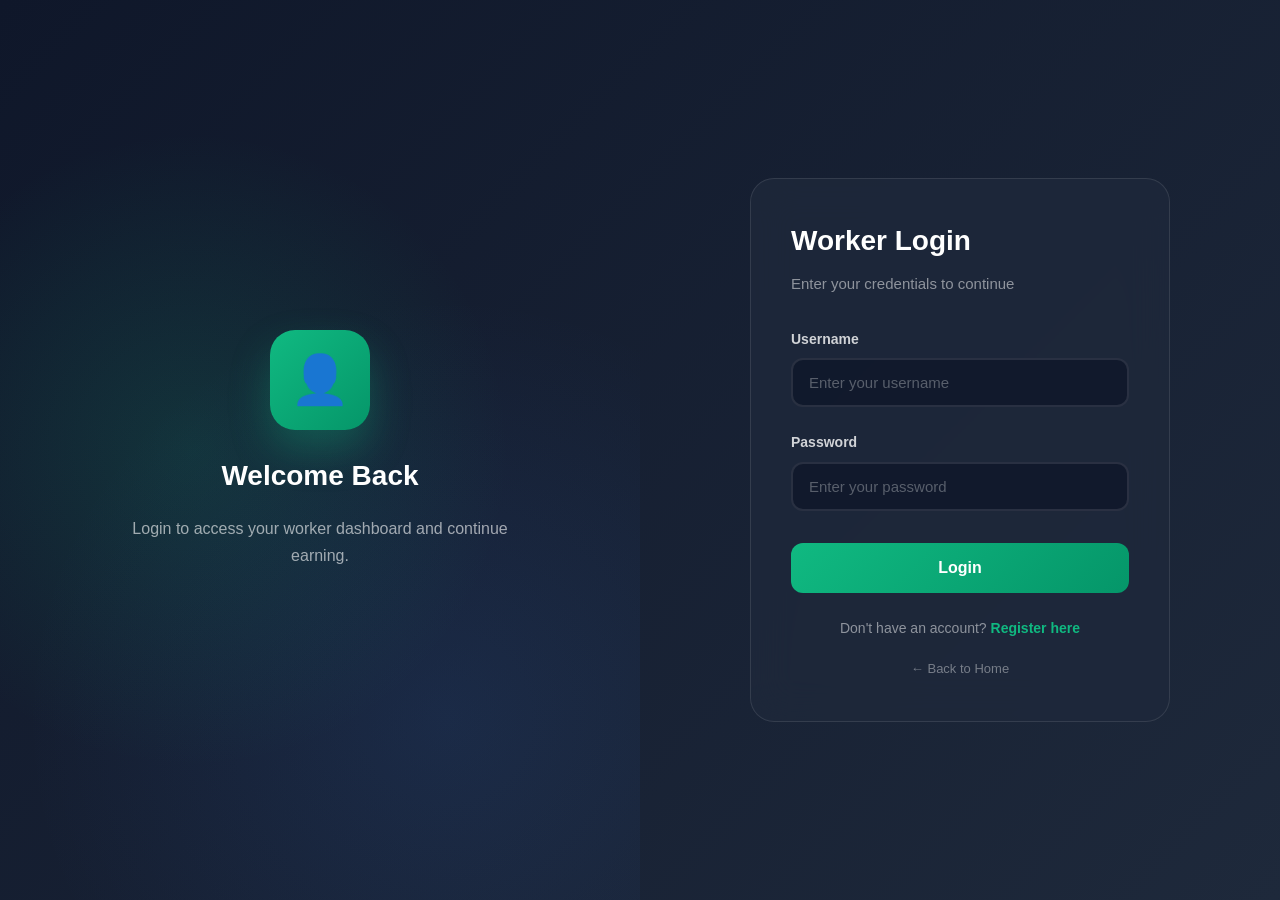
<file: templates/worker-login.html>
<!DOCTYPE html>
<html lang="en">
<head>
    <meta charset="UTF-8">
    <meta name="viewport" content="width=device-width, initial-scale=1.0">
    <title>Worker Login - Moussoum Defar</title>
    <link rel="stylesheet" href="/static/css/style.css">
    <style>
        body { background: #0f172a; }
        
        .auth-wrapper {
            min-height: 100vh;
            display: flex;
            background: linear-gradient(135deg, #0f172a 0%, #1e293b 100%);
        }

        .auth-left {
            flex: 1;
            display: flex;
            align-items: center;
            justify-content: center;
            padding: 40px;
            position: relative;
            overflow: hidden;
        }

        .auth-left::before {
            content: '';
            position: absolute;
            top: 0;
            left: 0;
            right: 0;
            bottom: 0;
            background: 
                radial-gradient(circle at 30% 50%, rgba(16, 185, 129, 0.15) 0%, transparent 50%),
                radial-gradient(circle at 70% 80%, rgba(59, 130, 246, 0.1) 0%, transparent 50%);
        }

        .auth-left-content {
            position: relative;
            z-index: 1;
            text-align: center;
            max-width: 400px;
        }

        .auth-icon {
            width: 100px;
            height: 100px;
            background: linear-gradient(135deg, #10b981, #059669);
            border-radius: 25px;
            display: flex;
            align-items: center;
            justify-content: center;
            font-size: 48px;
            margin: 0 auto 24px;
            box-shadow: 0 20px 40px rgba(16, 185, 129, 0.3);
        }

        .auth-left h2 {
            font-size: 28px;
            color: white;
            margin-bottom: 16px;
        }

        .auth-left p {
            font-size: 16px;
            color: rgba(255,255,255,0.6);
            line-height: 1.7;
        }

        .auth-right {
            flex: 1;
            display: flex;
            align-items: center;
            justify-content: center;
            padding: 40px;
        }

        .auth-card {
            width: 100%;
            max-width: 420px;
            background: rgba(30, 41, 59, 0.8);
            border: 1px solid rgba(255,255,255,0.1);
            border-radius: 24px;
            padding: 40px;
            backdrop-filter: blur(20px);
        }

        .auth-card h1 {
            font-size: 28px;
            color: white;
            margin-bottom: 8px;
        }

        .auth-card .subtitle {
            font-size: 15px;
            color: rgba(255,255,255,0.5);
            margin-bottom: 32px;
        }

        .form-group {
            margin-bottom: 24px;
        }

        .form-group label {
            display: block;
            margin-bottom: 8px;
            font-weight: 600;
            color: rgba(255,255,255,0.8);
            font-size: 14px;
        }

        .form-group input {
            width: 100%;
            padding: 14px 16px;
            background: rgba(15, 23, 42, 0.8);
            border: 2px solid rgba(255,255,255,0.1);
            border-radius: 12px;
            font-size: 15px;
            color: white;
            transition: all 0.3s;
        }

        .form-group input:focus {
            border-color: #10b981;
            outline: none;
            box-shadow: 0 0 0 4px rgba(16, 185, 129, 0.1);
        }

        .form-group input::placeholder {
            color: rgba(255,255,255,0.3);
        }

        .btn-submit {
            width: 100%;
            padding: 16px;
            background: linear-gradient(135deg, #10b981, #059669);
            color: white;
            border: none;
            border-radius: 12px;
            font-size: 16px;
            font-weight: 700;
            cursor: pointer;
            transition: all 0.3s;
            margin-top: 8px;
        }

        .btn-submit:hover {
            transform: translateY(-2px);
            box-shadow: 0 10px 30px rgba(16, 185, 129, 0.3);
        }

        .btn-submit:disabled {
            opacity: 0.5;
            cursor: not-allowed;
            transform: none;
        }

        .auth-footer {
            text-align: center;
            margin-top: 24px;
            font-size: 14px;
            color: rgba(255,255,255,0.5);
        }

        .auth-footer a {
            color: #10b981;
            text-decoration: none;
            font-weight: 600;
        }

        .auth-footer a:hover {
            text-decoration: underline;
        }

        .alert {
            padding: 14px 16px;
            border-radius: 12px;
            margin-bottom: 24px;
            font-size: 14px;
            display: none;
        }

        .alert.show { display: block; }
        .alert-error { background: rgba(220, 38, 38, 0.1); color: #fca5a5; border: 1px solid rgba(220, 38, 38, 0.3); }

        @media (max-width: 900px) {
            .auth-wrapper { flex-direction: column; }
            .auth-left { padding: 40px 20px; }
            .auth-right { padding: 20px; }
        }
    </style>
</head>
<body>
    <div class="auth-wrapper">
        <div class="auth-left">
            <div class="auth-left-content">
                <div class="auth-icon">👤</div>
                <h2>Welcome Back</h2>
                <p>Login to access your worker dashboard and continue earning.</p>
            </div>
        </div>

        <div class="auth-right">
            <div class="auth-card">
                <h1>Worker Login</h1>
                <p class="subtitle">Enter your credentials to continue</p>

                <div id="error" class="alert alert-error"></div>

                <form id="loginForm">
                    <div class="form-group">
                        <label>Username</label>
                        <input type="text" id="username" placeholder="Enter your username" required>
                    </div>

                    <div class="form-group">
                        <label>Password</label>
                        <input type="password" id="password" placeholder="Enter your password" required>
                    </div>

                    <button type="submit" class="btn-submit" id="submitBtn">Login</button>
                </form>

                <div class="auth-footer">
                    Don't have an account? <a href="/templates/worker-register.html">Register here</a>
                </div>
                <div style="text-align:center;margin-top:16px;">
                    <a href="/templates/index.html" style="color:rgba(255,255,255,0.4);font-size:13px;text-decoration:none;">← Back to Home</a>
                </div>
            </div>
        </div>
    </div>

    <script>
        document.getElementById('loginForm').addEventListener('submit', async function(e) {
            e.preventDefault();
            
            const errorDiv = document.getElementById('error');
            errorDiv.classList.remove('show');

            const data = {
                username: document.getElementById('username').value,
                password: document.getElementById('password').value
            };

            document.getElementById('submitBtn').disabled = true;

            try {
                const response = await fetch('/api/v1/workers/auth/login/', {
                    method: 'POST',
                    headers: { 'Content-Type': 'application/json' },
                    body: JSON.stringify(data)
                });

                const result = await response.json();

                if (!response.ok) {
                    throw new Error(result.error || 'Invalid credentials');
                }

                localStorage.setItem('workerToken', result.tokens.access);
                localStorage.setItem('workerData', JSON.stringify(result.worker));

                window.location.href = '/templates/worker-dashboard.html';

            } catch (error) {
                errorDiv.textContent = error.message;
                errorDiv.classList.add('show');
            } finally {
                document.getElementById('submitBtn').disabled = false;
            }
        });
    </script>
</body>
</html>
</file>
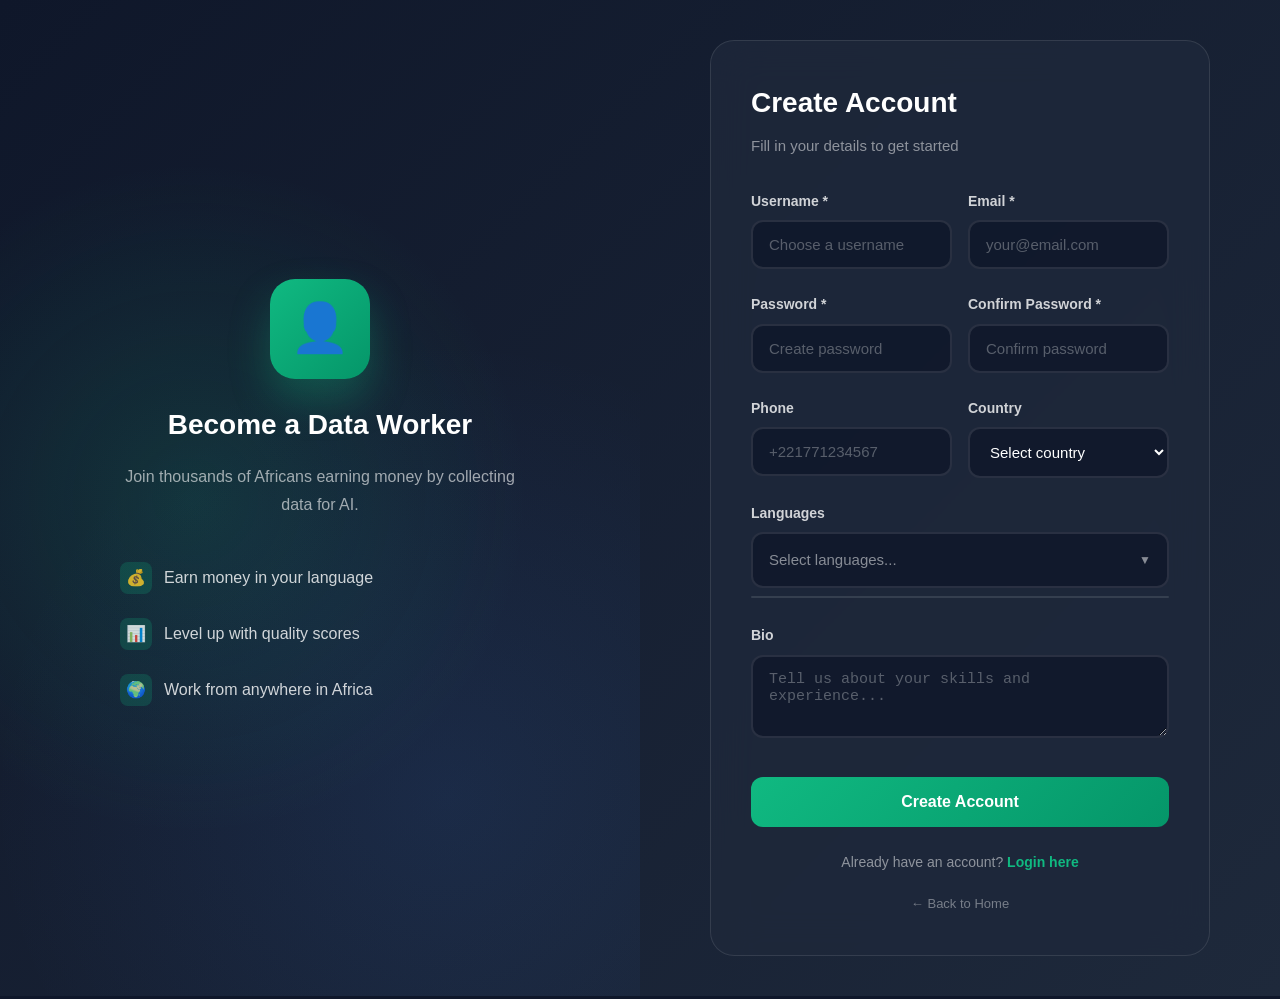
<file: templates/worker-register.html>
<!DOCTYPE html>
<html lang="en">
<head>
    <meta charset="UTF-8">
    <meta name="viewport" content="width=device-width, initial-scale=1.0">
    <title>Worker Registration - Moussoum Defar</title>
    <link rel="stylesheet" href="/static/css/style.css">
    <style>
        body { background: #0f172a; }
        
        .auth-wrapper {
            min-height: 100vh;
            display: flex;
            background: linear-gradient(135deg, #0f172a 0%, #1e293b 100%);
        }

        .auth-left {
            flex: 1;
            display: flex;
            align-items: center;
            justify-content: center;
            padding: 40px;
            position: relative;
            overflow: hidden;
        }

        .auth-left::before {
            content: '';
            position: absolute;
            top: 0;
            left: 0;
            right: 0;
            bottom: 0;
            background: 
                radial-gradient(circle at 30% 50%, rgba(16, 185, 129, 0.15) 0%, transparent 50%),
                radial-gradient(circle at 70% 80%, rgba(59, 130, 246, 0.1) 0%, transparent 50%);
        }

        .auth-left-content {
            position: relative;
            z-index: 1;
            text-align: center;
            max-width: 400px;
        }

        .auth-icon {
            width: 100px;
            height: 100px;
            background: linear-gradient(135deg, #10b981, #059669);
            border-radius: 25px;
            display: flex;
            align-items: center;
            justify-content: center;
            font-size: 48px;
            margin: 0 auto 24px;
            box-shadow: 0 20px 40px rgba(16, 185, 129, 0.3);
        }

        .auth-left h2 {
            font-size: 28px;
            color: white;
            margin-bottom: 16px;
        }

        .auth-left p {
            font-size: 16px;
            color: rgba(255,255,255,0.6);
            line-height: 1.7;
        }

        .auth-benefits {
            margin-top: 32px;
            text-align: left;
        }

        .benefit-item {
            display: flex;
            align-items: center;
            gap: 12px;
            padding: 12px 0;
            color: rgba(255,255,255,0.8);
        }

        .benefit-icon {
            width: 32px;
            height: 32px;
            background: rgba(16, 185, 129, 0.2);
            border-radius: 8px;
            display: flex;
            align-items: center;
            justify-content: center;
            font-size: 16px;
        }

        .auth-right {
            flex: 1;
            display: flex;
            align-items: center;
            justify-content: center;
            padding: 40px;
        }

        .auth-card {
            width: 100%;
            max-width: 500px;
            background: rgba(30, 41, 59, 0.8);
            border: 1px solid rgba(255,255,255,0.1);
            border-radius: 24px;
            padding: 40px;
            backdrop-filter: blur(20px);
        }

        .auth-card h1 {
            font-size: 28px;
            color: white;
            margin-bottom: 8px;
        }

        .auth-card .subtitle {
            font-size: 15px;
            color: rgba(255,255,255,0.5);
            margin-bottom: 32px;
        }

        .form-row {
            display: grid;
            grid-template-columns: 1fr 1fr;
            gap: 16px;
        }

        .form-group {
            margin-bottom: 24px;
        }

        .form-group label {
            display: block;
            margin-bottom: 8px;
            font-weight: 600;
            color: rgba(255,255,255,0.8);
            font-size: 14px;
        }

        .form-group input,
        .form-group select,
        .form-group textarea {
            width: 100%;
            padding: 14px 16px;
            background: rgba(15, 23, 42, 0.8);
            border: 2px solid rgba(255,255,255,0.1);
            border-radius: 12px;
            font-size: 15px;
            color: white;
            transition: all 0.3s;
        }

        .form-group input:focus,
        .form-group select:focus,
        .form-group textarea:focus {
            border-color: #10b981;
            outline: none;
            box-shadow: 0 0 0 4px rgba(16, 185, 129, 0.1);
        }

        .form-group input::placeholder,
        .form-group textarea::placeholder {
            color: rgba(255,255,255,0.3);
        }

        .form-group select option {
            background: #1e293b;
            color: white;
        }

        /* Multi-Select Dropdown */
        .multi-select-wrapper {
            position: relative;
        }

        .multi-select-trigger {
            width: 100%;
            padding: 14px 16px;
            background: rgba(15, 23, 42, 0.8);
            border: 2px solid rgba(255,255,255,0.1);
            border-radius: 12px;
            font-size: 15px;
            color: rgba(255,255,255,0.5);
            cursor: pointer;
            display: flex;
            justify-content: space-between;
            align-items: center;
            transition: all 0.3s;
        }

        .multi-select-trigger:hover {
            border-color: rgba(255,255,255,0.2);
        }

        .multi-select-trigger.active {
            border-color: #10b981;
        }

        .multi-select-trigger .arrow {
            font-size: 12px;
            transition: transform 0.3s;
        }

        .multi-select-trigger.active .arrow {
            transform: rotate(180deg);
        }

        .multi-select-trigger .selected-count {
            background: #10b981;
            color: white;
            padding: 2px 10px;
            border-radius: 12px;
            font-size: 12px;
            font-weight: 600;
        }

        .multi-select-dropdown {
            position: absolute;
            top: calc(100% + 8px);
            left: 0;
            right: 0;
            background: #1e293b;
            border: 1px solid rgba(255,255,255,0.1);
            border-radius: 12px;
            max-height: 0;
            overflow: hidden;
            z-index: 100;
            transition: max-height 0.3s ease;
        }

        .multi-select-dropdown.open {
            max-height: 300px;
            overflow-y: auto;
        }

        .dropdown-header {
            padding: 12px 16px;
            font-size: 12px;
            color: rgba(255,255,255,0.4);
            text-transform: uppercase;
            letter-spacing: 1px;
            border-bottom: 1px solid rgba(255,255,255,0.05);
        }

        .dropdown-option {
            padding: 12px 16px;
            cursor: pointer;
            display: flex;
            align-items: center;
            gap: 12px;
            transition: background 0.2s;
            color: rgba(255,255,255,0.8);
        }

        .dropdown-option:hover {
            background: rgba(16, 185, 129, 0.1);
        }

        .dropdown-option.selected {
            background: rgba(16, 185, 129, 0.2);
        }

        .dropdown-option .checkbox {
            width: 20px;
            height: 20px;
            border: 2px solid rgba(255,255,255,0.3);
            border-radius: 5px;
            display: flex;
            align-items: center;
            justify-content: center;
            transition: all 0.2s;
        }

        .dropdown-option.selected .checkbox {
            background: #10b981;
            border-color: #10b981;
        }

        .dropdown-option .checkbox::after {
            content: '✓';
            color: white;
            font-size: 12px;
            font-weight: bold;
            opacity: 0;
            transition: opacity 0.2s;
        }

        .dropdown-option.selected .checkbox::after {
            opacity: 1;
        }

        .dropdown-option .lang-name {
            flex: 1;
        }

        .selected-langs-display {
            display: flex;
            flex-wrap: wrap;
            gap: 8px;
            margin-top: 12px;
        }

        .selected-lang-tag {
            display: inline-flex;
            align-items: center;
            gap: 6px;
            padding: 6px 12px;
            background: rgba(16, 185, 129, 0.2);
            border: 1px solid rgba(16, 185, 129, 0.4);
            border-radius: 20px;
            font-size: 13px;
            color: #10b981;
            font-weight: 500;
        }

        .selected-lang-tag button {
            background: none;
            border: none;
            color: #10b981;
            font-size: 14px;
            cursor: pointer;
            padding: 0;
            line-height: 1;
            opacity: 0.7;
        }

        .selected-lang-tag button:hover {
            opacity: 1;
        }

        .btn-submit {
            width: 100%;
            padding: 16px;
            background: linear-gradient(135deg, #10b981, #059669);
            color: white;
            border: none;
            border-radius: 12px;
            font-size: 16px;
            font-weight: 700;
            cursor: pointer;
            transition: all 0.3s;
            margin-top: 8px;
        }

        .btn-submit:hover {
            transform: translateY(-2px);
            box-shadow: 0 10px 30px rgba(16, 185, 129, 0.3);
        }

        .btn-submit:disabled {
            opacity: 0.5;
            cursor: not-allowed;
            transform: none;
        }

        .auth-footer {
            text-align: center;
            margin-top: 24px;
            font-size: 14px;
            color: rgba(255,255,255,0.5);
        }

        .auth-footer a {
            color: #10b981;
            text-decoration: none;
            font-weight: 600;
        }

        .auth-footer a:hover {
            text-decoration: underline;
        }

        .alert {
            padding: 14px 16px;
            border-radius: 12px;
            margin-bottom: 24px;
            font-size: 14px;
            display: none;
        }

        .alert.show { display: block; }
        .alert-error { background: rgba(220, 38, 38, 0.1); color: #fca5a5; border: 1px solid rgba(220, 38, 38, 0.3); }
        .alert-success { background: rgba(16, 185, 129, 0.1); color: #6ee7b7; border: 1px solid rgba(16, 185, 129, 0.3); }

        @media (max-width: 900px) {
            .auth-wrapper { flex-direction: column; }
            .auth-left { padding: 40px 20px; }
            .auth-right { padding: 20px; }
            .form-row { grid-template-columns: 1fr; }
        }
    </style>
</head>
<body>
    <div class="auth-wrapper">
        <div class="auth-left">
            <div class="auth-left-content">
                <div class="auth-icon">👤</div>
                <h2>Become a Data Worker</h2>
                <p>Join thousands of Africans earning money by collecting data for AI.</p>
                <div class="auth-benefits">
                    <div class="benefit-item">
                        <div class="benefit-icon">💰</div>
                        <span>Earn money in your language</span>
                    </div>
                    <div class="benefit-item">
                        <div class="benefit-icon">📊</div>
                        <span>Level up with quality scores</span>
                    </div>
                    <div class="benefit-item">
                        <div class="benefit-icon">🌍</div>
                        <span>Work from anywhere in Africa</span>
                    </div>
                </div>
            </div>
        </div>

        <div class="auth-right">
            <div class="auth-card">
                <h1>Create Account</h1>
                <p class="subtitle">Fill in your details to get started</p>

                <div id="error" class="alert alert-error"></div>
                <div id="success" class="alert alert-success"></div>

                <form id="registerForm">
                    <div class="form-row">
                        <div class="form-group">
                            <label>Username *</label>
                            <input type="text" id="username" placeholder="Choose a username" required>
                        </div>
                        <div class="form-group">
                            <label>Email *</label>
                            <input type="email" id="email" placeholder="your@email.com" required>
                        </div>
                    </div>

                    <div class="form-row">
                        <div class="form-group">
                            <label>Password *</label>
                            <input type="password" id="password" placeholder="Create password" required>
                        </div>
                        <div class="form-group">
                            <label>Confirm Password *</label>
                            <input type="password" id="password2" placeholder="Confirm password" required>
                        </div>
                    </div>

                    <div class="form-row">
                        <div class="form-group">
                            <label>Phone</label>
                            <input type="tel" id="phone" placeholder="+221771234567">
                        </div>
                        <div class="form-group">
                            <label>Country</label>
                            <select id="country">
                                <option value="">Select country</option>
                            </select>
                        </div>
                    </div>

                    <!-- Language Multi-Select Dropdown -->
                    <div class="form-group">
                        <label>Languages</label>
                        <div class="multi-select-wrapper" id="langWrapper">
                            <div class="multi-select-trigger" id="langTrigger">
                                <span id="langPlaceholder">Select languages...</span>
                                <span class="arrow">▼</span>
                            </div>
                            <div class="multi-select-dropdown" id="langDropdown">
                                <div class="dropdown-header">Choose your languages</div>
                            </div>
                        </div>
                        <div class="selected-langs-display" id="selectedLangsDisplay"></div>
                    </div>

                    <div class="form-group">
                        <label>Bio</label>
                        <textarea id="bio" rows="3" placeholder="Tell us about your skills and experience..."></textarea>
                    </div>

                    <button type="submit" class="btn-submit" id="submitBtn">Create Account</button>
                </form>

                <div class="auth-footer">
                    Already have an account? <a href="/templates/worker-login.html">Login here</a>
                </div>
                <div style="text-align:center;margin-top:16px;">
                    <a href="/templates/index.html" style="color:rgba(255,255,255,0.4);font-size:13px;text-decoration:none;">← Back to Home</a>
                </div>
            </div>
        </div>
    </div>

    <script>
        const allLanguages = [
            { code: 'wo', name: 'Wolof' },
            { code: 'fr', name: 'French' },
            { code: 'en', name: 'English' },
            { code: 'pcm', name: 'Pidgin' },
            { code: 'ha', name: 'Hausa' },
            { code: 'sw', name: 'Swahili' },
            { code: 'sh', name: 'Sheng' },
            { code: 'ak', name: 'Akan' },
            { code: 'am', name: 'Amharic' },
            { code: 'bm', name: 'Bambara' },
            { code: 'yo', name: 'Yoruba' },
            { code: 'ig', name: 'Igbo' },
            { code: 'zu', name: 'Zulu' },
            { code: 'af', name: 'Afrikaans' },
            { code: 'rw', name: 'Kinyarwanda' },
            { code: 'sn', name: 'Shona' }
        ];

        const countries = [
            { code: 'SN', name: 'Senegal' },
            { code: 'NG', name: 'Nigeria' },
            { code: 'KE', name: 'Kenya' },
            { code: 'GH', name: 'Ghana' },
            { code: 'CI', name: 'Ivory Coast' },
            { code: 'ML', name: 'Mali' },
            { code: 'CM', name: 'Cameroon' },
            { code: 'TZ', name: 'Tanzania' },
            { code: 'ET', name: 'Ethiopia' },
            { code: 'ZA', name: 'South Africa' }
        ];

        let selectedLangs = [];

        // Load countries
        const countrySelect = document.getElementById('country');
        countries.forEach(c => {
            const opt = document.createElement('option');
            opt.value = c.code;
            opt.textContent = c.name;
            countrySelect.appendChild(opt);
        });

        // Multi-select dropdown
        const langTrigger = document.getElementById('langTrigger');
        const langDropdown = document.getElementById('langDropdown');
        const langPlaceholder = document.getElementById('langPlaceholder');
        const selectedLangsDisplay = document.getElementById('selectedLangsDisplay');

        // Render dropdown options
        function renderDropdown() {
            const optionsHtml = allLanguages.map(l => `
                <div class="dropdown-option ${selectedLangs.includes(l.code) ? 'selected' : ''}" data-code="${l.code}">
                    <div class="checkbox"></div>
                    <span class="lang-name">${l.name}</span>
                </div>
            `).join('');

            langDropdown.innerHTML = '<div class="dropdown-header">Choose your languages</div>' + optionsHtml;

            langDropdown.querySelectorAll('.dropdown-option').forEach(opt => {
                opt.addEventListener('click', (e) => {
                    e.stopPropagation();
                    const code = opt.dataset.code;
                    if (selectedLangs.includes(code)) {
                        selectedLangs = selectedLangs.filter(l => l !== code);
                    } else {
                        selectedLangs.push(code);
                    }
                    renderDropdown();
                    renderSelectedTags();
                    updatePlaceholder();
                });
            });
        }

        // Render selected tags
        function renderSelectedTags() {
            if (selectedLangs.length === 0) {
                selectedLangsDisplay.innerHTML = '';
                return;
            }

            selectedLangsDisplay.innerHTML = selectedLangs
                .map(code => {
                    const lang = allLanguages.find(l => l.code === code);
                    return `
                        <div class="selected-lang-tag">
                            ${lang.name}
                            <button type="button" onclick="removeLang('${code}')">×</button>
                        </div>
                    `;
                }).join('');
        }

        // Update placeholder text
        function updatePlaceholder() {
            if (selectedLangs.length === 0) {
                langPlaceholder.textContent = 'Select languages...';
                langPlaceholder.style.color = 'rgba(255,255,255,0.5)';
            } else {
                langPlaceholder.textContent = `${selectedLangs.length} language(s) selected`;
                langPlaceholder.style.color = 'white';
            }
        }

        // Remove language
        window.removeLang = function(code) {
            selectedLangs = selectedLangs.filter(l => l !== code);
            renderDropdown();
            renderSelectedTags();
            updatePlaceholder();
        };

        // Toggle dropdown
        langTrigger.addEventListener('click', (e) => {
            e.stopPropagation();
            langTrigger.classList.toggle('active');
            langDropdown.classList.toggle('open');
        });

        // Close dropdown on outside click
        document.addEventListener('click', (e) => {
            if (!document.getElementById('langWrapper').contains(e.target)) {
                langTrigger.classList.remove('active');
                langDropdown.classList.remove('open');
            }
        });

        // Initialize
        renderDropdown();

        // Form submission
        document.getElementById('registerForm').addEventListener('submit', async function(e) {
            e.preventDefault();
            
            const errorDiv = document.getElementById('error');
            const successDiv = document.getElementById('success');
            errorDiv.classList.remove('show');
            successDiv.classList.remove('show');

            const password = document.getElementById('password').value;
            const password2 = document.getElementById('password2').value;

            if (password !== password2) {
                errorDiv.textContent = 'Passwords do not match';
                errorDiv.classList.add('show');
                return;
            }

            const data = {
                username: document.getElementById('username').value,
                email: document.getElementById('email').value,
                password: password,
                password2: password2,
                phone: document.getElementById('phone').value,
                country: document.getElementById('country').value || null,
                languages: selectedLangs,
                bio: document.getElementById('bio').value
            };

            document.getElementById('submitBtn').disabled = true;

            try {
                const response = await fetch('/api/v1/workers/auth/register/', {
                    method: 'POST',
                    headers: { 'Content-Type': 'application/json' },
                    body: JSON.stringify(data)
                });

                const result = await response.json();

                if (!response.ok) {
                    throw new Error(result.error || JSON.stringify(result));
                }

                localStorage.setItem('workerToken', result.tokens.access);
                localStorage.setItem('workerData', JSON.stringify(result.worker));

                successDiv.textContent = 'Account created! Redirecting...';
                successDiv.classList.add('show');

                setTimeout(() => {
                    window.location.href = '/templates/worker-dashboard.html';
                }, 1500);

            } catch (error) {
                errorDiv.textContent = error.message;
                errorDiv.classList.add('show');
            } finally {
                document.getElementById('submitBtn').disabled = false;
            }
        });
    </script>
</body>
</html>
</file>
<file: static/css/style.css>
/* Moussoum Defar - Professional Design System */
:root {
    --primary: #0d6b3d;
    --primary-dark: #094d2c;
    --primary-light: #e8f5e9;
    --secondary: #f59e0b;
    --secondary-dark: #d97706;
    --bg: #f8fafc;
    --surface: #ffffff;
    --text: #1e293b;
    --text-secondary: #64748b;
    --border: #e2e8f0;
    --error: #dc2626;
    --error-bg: #fef2f2;
    --success: #16a34a;
    --success-bg: #f0fdf4;
    --radius: 12px;
    --shadow: 0 1px 3px rgba(0,0,0,0.1), 0 1px 2px rgba(0,0,0,0.06);
    --shadow-lg: 0 10px 15px -3px rgba(0,0,0,0.1), 0 4px 6px -2px rgba(0,0,0,0.05);
}

* { margin: 0; padding: 0; box-sizing: border-box; }

body {
    font-family: 'Inter', -apple-system, BlinkMacSystemFont, 'Segoe UI', Roboto, sans-serif;
    background: var(--bg);
    color: var(--text);
    line-height: 1.6;
    min-height: 100vh;
}

.container { max-width: 1200px; margin: 0 auto; padding: 24px; }

/* Header */
.header {
    background: linear-gradient(135deg, var(--primary) 0%, var(--primary-dark) 100%);
    color: white;
    padding: 48px 40px;
    border-radius: var(--radius);
    margin-bottom: 32px;
    position: relative;
    overflow: hidden;
}

.header::before {
    content: '';
    position: absolute;
    top: -50%;
    right: -20%;
    width: 400px;
    height: 400px;
    background: rgba(255,255,255,0.1);
    border-radius: 50%;
}

.header::after {
    content: '';
    position: absolute;
    bottom: -30%;
    left: 10%;
    width: 300px;
    height: 300px;
    background: rgba(255,255,255,0.05);
    border-radius: 50%;
}

.header h1 { font-size: 32px; font-weight: 700; margin-bottom: 8px; position: relative; z-index: 1; }
.header p { font-size: 18px; opacity: 0.9; position: relative; z-index: 1; }

/* Cards */
.card {
    background: var(--surface);
    border-radius: var(--radius);
    padding: 32px;
    box-shadow: var(--shadow);
    border: 1px solid var(--border);
    transition: box-shadow 0.3s ease;
}

.card:hover { box-shadow: var(--shadow-lg); }
.card h2 { color: var(--primary); margin-bottom: 20px; font-size: 22px; font-weight: 600; }

/* Role Cards */
.roles { display: grid; grid-template-columns: repeat(2, 1fr); gap: 24px; margin-bottom: 40px; }

.role-card {
    background: var(--surface);
    border-radius: var(--radius);
    padding: 40px 32px;
    box-shadow: var(--shadow);
    border: 1px solid var(--border);
    text-align: center;
    transition: all 0.3s ease;
}

.role-card:hover { transform: translateY(-4px); box-shadow: var(--shadow-lg); }

.role-icon {
    width: 80px;
    height: 80px;
    background: var(--primary-light);
    border-radius: 50%;
    display: flex;
    align-items: center;
    justify-content: center;
    margin: 0 auto 20px;
    font-size: 36px;
}

.role-card h2 { color: var(--text); margin-bottom: 12px; font-size: 24px; }
.role-card p { color: var(--text-secondary); margin-bottom: 24px; line-height: 1.7; }

/* Buttons */
.btn {
    display: inline-flex;
    align-items: center;
    justify-content: center;
    background: var(--primary);
    color: white;
    padding: 14px 28px;
    border-radius: 8px;
    text-decoration: none;
    font-weight: 600;
    font-size: 15px;
    border: none;
    cursor: pointer;
    transition: all 0.2s ease;
    gap: 8px;
}

.btn:hover { background: var(--primary-dark); transform: translateY(-1px); }
.btn:active { transform: translateY(0); }
.btn:disabled { background: #94a3b8; cursor: not-allowed; transform: none; }

.btn-outline {
    background: transparent;
    border: 2px solid var(--primary);
    color: var(--primary);
}

.btn-outline:hover { background: var(--primary); color: white; }

.btn-secondary { background: var(--secondary); }
.btn-secondary:hover { background: var(--secondary-dark); }

.btn-group { display: flex; gap: 12px; justify-content: center; }

/* Forms */
.form-group { margin-bottom: 24px; }

.form-group label {
    display: block;
    margin-bottom: 8px;
    font-weight: 600;
    color: var(--text);
    font-size: 14px;
}

.form-group input,
.form-group select,
.form-group textarea {
    width: 100%;
    padding: 14px 16px;
    border: 2px solid var(--border);
    border-radius: 8px;
    font-size: 15px;
    transition: all 0.2s ease;
    background: var(--surface);
}

.form-group input:focus,
.form-group select:focus,
.form-group textarea:focus {
    border-color: var(--primary);
    outline: none;
    box-shadow: 0 0 0 3px rgba(13, 107, 61, 0.1);
}

.form-group input::placeholder,
.form-group textarea::placeholder { color: #94a3b8; }

.form-hint { font-size: 13px; color: var(--text-secondary); margin-top: 6px; }

/* Alerts */
.alert {
    padding: 16px 20px;
    border-radius: 8px;
    margin-bottom: 24px;
    font-size: 14px;
    display: none;
    align-items: center;
    gap: 12px;
}

.alert.show { display: flex; }
.alert-error { background: var(--error-bg); color: var(--error); border: 1px solid #fecaca; }
.alert-success { background: var(--success-bg); color: var(--success); border: 1px solid #bbf7d0; }

/* Stats Grid */
.stats { display: grid; grid-template-columns: repeat(4, 1fr); gap: 16px; margin-bottom: 32px; }

.stat-card {
    background: var(--surface);
    border-radius: var(--radius);
    padding: 24px;
    box-shadow: var(--shadow);
    border: 1px solid var(--border);
    text-align: center;
}

.stat-value { font-size: 32px; font-weight: 700; color: var(--primary); }
.stat-label { font-size: 13px; color: var(--text-secondary); margin-top: 4px; text-transform: uppercase; letter-spacing: 0.5px; }

/* Profile Grid */
.profile-grid { display: grid; grid-template-columns: repeat(2, 1fr); gap: 16px; }

.profile-item {
    padding: 16px;
    background: var(--bg);
    border-radius: 8px;
    border: 1px solid var(--border);
}

.profile-item label { font-size: 12px; color: var(--text-secondary); text-transform: uppercase; letter-spacing: 0.5px; }
.profile-item p { font-size: 16px; font-weight: 600; margin-top: 4px; color: var(--text); }

/* Features */
.features { display: grid; grid-template-columns: repeat(3, 1fr); gap: 24px; margin-top: 40px; }

.feature {
    background: var(--surface);
    border-radius: var(--radius);
    padding: 28px;
    box-shadow: var(--shadow);
    border: 1px solid var(--border);
    text-align: center;
}

.feature-icon { font-size: 40px; margin-bottom: 16px; }
.feature h3 { color: var(--text); margin-bottom: 10px; font-size: 18px; }
.feature p { font-size: 14px; color: var(--text-secondary); line-height: 1.7; }

/* Benchmark Options */
.benchmarks { display: grid; grid-template-columns: repeat(3, 1fr); gap: 16px; margin-top: 12px; }

.benchmark-option {
    border: 2px solid var(--border);
    border-radius: var(--radius);
    padding: 20px;
    text-align: center;
    cursor: pointer;
    transition: all 0.2s ease;
    background: var(--surface);
}

.benchmark-option:hover { border-color: var(--primary); background: var(--primary-light); }
.benchmark-option.selected { border-color: var(--primary); background: var(--primary-light); }
.benchmark-option input { display: none; }
.benchmark-option h3 { font-size: 18px; margin-bottom: 4px; color: var(--text); }
.benchmark-option p { font-size: 13px; color: var(--text-secondary); }

/* Steps */
.steps { display: grid; grid-template-columns: repeat(3, 1fr); gap: 24px; margin-bottom: 40px; }

.step { text-align: center; }

.step-number {
    width: 48px;
    height: 48px;
    background: var(--primary);
    color: white;
    border-radius: 50%;
    display: flex;
    align-items: center;
    justify-content: center;
    margin: 0 auto 12px;
    font-weight: 700;
    font-size: 18px;
}

.step-title { font-weight: 600; margin-bottom: 4px; color: var(--text); }
.step-desc { font-size: 13px; color: var(--text-secondary); }

/* Results */
.score-card { text-align: center; padding: 24px; }
.score-value { font-size: 56px; font-weight: 700; color: var(--primary); }
.score-label { font-size: 14px; color: var(--text-secondary); margin-top: 4px; }

.scores-grid { display: grid; grid-template-columns: repeat(2, 1fr); gap: 16px; margin-top: 24px; }

.score-item {
    padding: 20px;
    background: var(--bg);
    border-radius: 8px;
    border: 1px solid var(--border);
}

.score-item-label { font-size: 12px; color: var(--text-secondary); text-transform: uppercase; letter-spacing: 0.5px; }
.score-item-value { font-size: 28px; font-weight: 700; color: var(--primary); margin-top: 4px; }

/* Loading */
.loading { text-align: center; padding: 48px; }

.spinner {
    width: 48px;
    height: 48px;
    border: 4px solid var(--border);
    border-top-color: var(--primary);
    border-radius: 50%;
    animation: spin 1s linear infinite;
    margin: 0 auto 20px;
}

@keyframes spin { 0% { transform: rotate(0deg); } 100% { transform: rotate(360deg); } }

/* Collection Items */
.collection-item {
    border: 1px solid var(--border);
    border-radius: var(--radius);
    padding: 20px;
    margin-bottom: 16px;
    background: var(--surface);
    transition: box-shadow 0.2s ease;
}

.collection-item:hover { box-shadow: var(--shadow); }
.collection-item h3 { font-size: 18px; margin-bottom: 8px; color: var(--text); }
.collection-item p { font-size: 14px; color: var(--text-secondary); line-height: 1.6; }

.collection-meta {
    display: flex;
    gap: 16px;
    margin-top: 12px;
    font-size: 13px;
    color: var(--text-secondary);
}

.collection-meta span {
    display: flex;
    align-items: center;
    gap: 4px;
}

.progress-bar { background: var(--border); border-radius: 10px; height: 8px; margin-top: 16px; overflow: hidden; }
.progress-fill { background: var(--primary); height: 100%; border-radius: 10px; transition: width 0.3s ease; }

/* Link */
.link { text-align: center; margin-top: 24px; }
.link a { color: var(--primary); text-decoration: none; font-weight: 500; }
.link a:hover { text-decoration: underline; }

/* Navigation */
.nav { display: flex; justify-content: space-between; align-items: center; margin-bottom: 24px; }
.nav-back { color: var(--text-secondary); text-decoration: none; font-size: 14px; display: flex; align-items: center; gap: 6px; }
.nav-back:hover { color: var(--primary); }

/* Level Badge */
.level-badge {
    display: inline-flex;
    align-items: center;
    background: var(--primary);
    color: white;
    padding: 6px 16px;
    border-radius: 20px;
    font-size: 13px;
    font-weight: 600;
    gap: 6px;
}

/* Footer */
.footer { text-align: center; margin-top: 48px; padding: 24px; color: var(--text-secondary); font-size: 14px; }

/* Responsive */
@media (max-width: 768px) {
    .roles, .stats, .profile-grid, .features, .steps, .benchmarks, .scores-grid {
        grid-template-columns: 1fr;
    }
    
    .header { padding: 32px 24px; }
    .header h1 { font-size: 24px; }
    
    .btn-group { flex-direction: column; }
}
</file>
